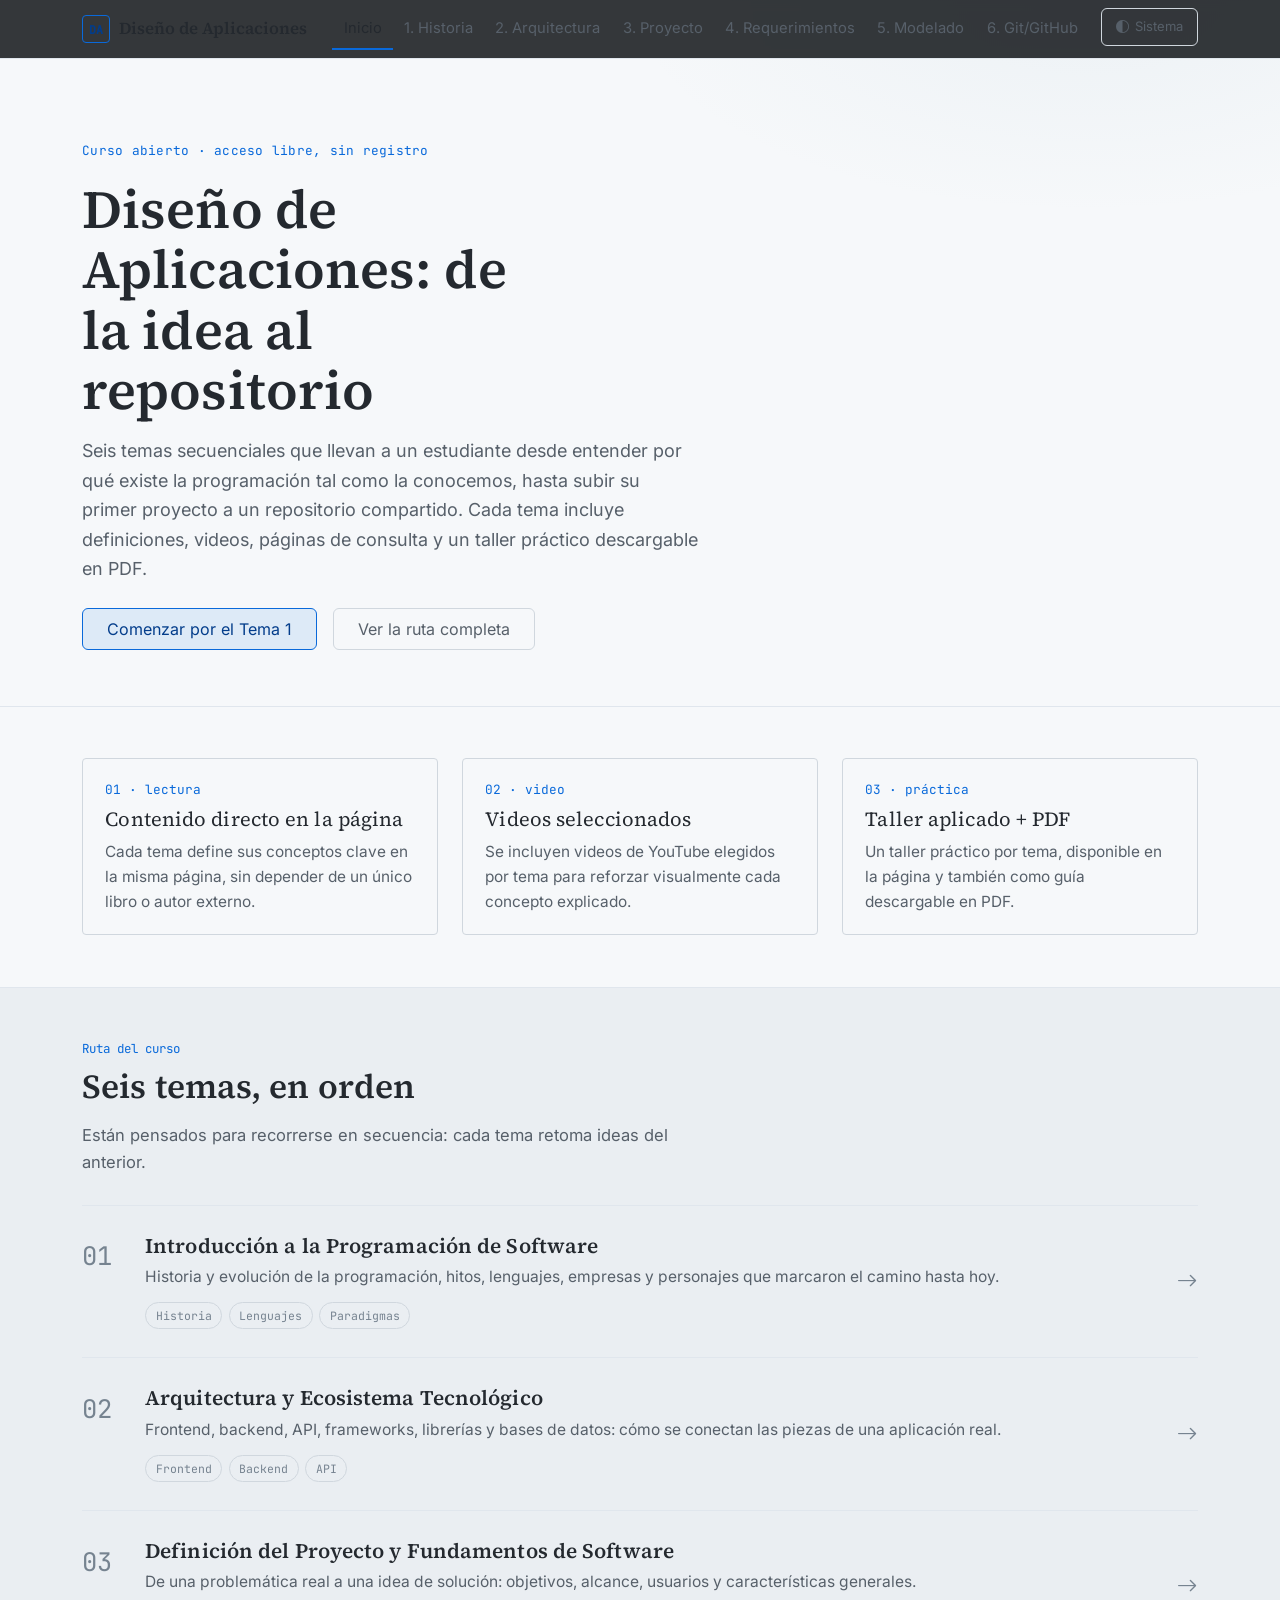
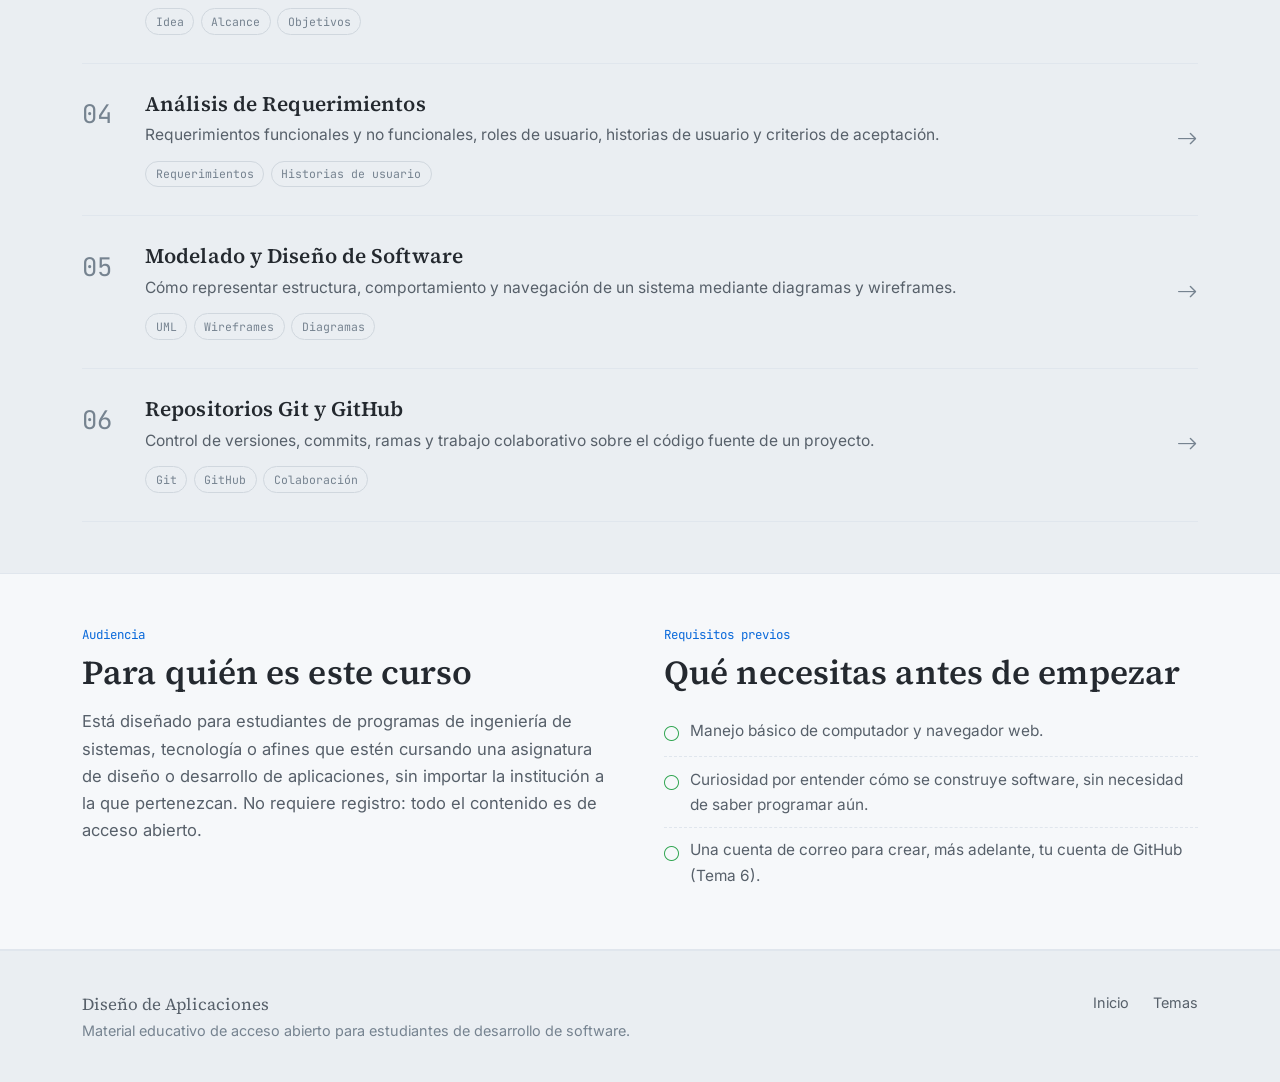
<file: index.html>
<!doctype html>
<html lang="es">
<head>
<meta charset="UTF-8">
<meta name="viewport" content="width=device-width, initial-scale=1">
<title>Diseño de Aplicaciones — Curso completo</title>
<meta name="description" content="Curso de Diseño de Aplicaciones: de la historia de la programación al control de versiones con Git y GitHub, con videos, definiciones, recursos y talleres prácticos.">
<link rel="stylesheet" href="assets/css/bootstrap.min.css">
<link rel="stylesheet" href="assets/icons/bootstrap-icons.min.css">
<link rel="stylesheet" href="assets/fonts/fonts.css">
<link rel="stylesheet" href="assets/css/style.css">
</head>
<body>

<!-- ============ NAVBAR ============ -->
<nav class="navbar navbar-expand-lg navbar-course fixed-top">
  <div class="container">
    <a class="navbar-brand" href="index.html">
      <span class="brand-mark">DA</span>
      Diseño de Aplicaciones
    </a>
    <button class="navbar-toggler" type="button" data-bs-toggle="collapse" data-bs-target="#nav">
      <span class="navbar-toggler-icon"></span>
    </button>
    <div class="collapse navbar-collapse" id="nav">
      <ul class="navbar-nav ms-auto">
        <li class="nav-item"><a class="nav-link" href="index.html">Inicio</a></li>
        <li class="nav-item"><a class="nav-link" href="tema-1.html">1. Historia</a></li>
        <li class="nav-item"><a class="nav-link" href="tema-2.html">2. Arquitectura</a></li>
        <li class="nav-item"><a class="nav-link" href="tema-3.html">3. Proyecto</a></li>
        <li class="nav-item"><a class="nav-link" href="tema-4.html">4. Requerimientos</a></li>
        <li class="nav-item"><a class="nav-link" href="tema-5.html">5. Modelado</a></li>
        <li class="nav-item"><a class="nav-link" href="tema-6.html">6. Git/GitHub</a></li>
        <li class="nav-item">
          <button id="theme-toggle-btn" class="btn btn-outline-soft" onclick="toggleTheme()" style="margin-left: 12px; padding: 8px 14px; font-size: 13px; gap: 6px; display: flex; align-items: center;">
            <i class="bi bi-sun"></i> Claro
          </button>
        </li>
      </ul>
    </div>
  </div>
</nav>

<!-- ============ HERO ============ -->
<header class="home-hero" style="padding-top:8.5rem; padding-bottom:3.5rem;">
  <div class="container">
    <span class="eyebrow-mono">Curso abierto · acceso libre, sin registro</span>
    <h1 class="mt-3">Diseño de Aplicaciones: de la idea al repositorio</h1>
    <p class="hero-desc mt-3">
      Seis temas secuenciales que llevan a un estudiante desde entender por qué existe la
      programación tal como la conocemos, hasta subir su primer proyecto a un repositorio
      compartido. Cada tema incluye definiciones, videos, páginas de consulta y un taller
      práctico descargable en PDF.
    </p>
    <div class="d-flex gap-3 mt-4 flex-wrap">
      <a href="tema-1.html" class="btn btn-accent px-4 py-2">Comenzar por el Tema 1</a>
      <a href="#ruta" class="btn btn-outline-soft px-4 py-2">Ver la ruta completa</a>
    </div>
  </div>
</header>

<!-- ============ CÓMO USAR EL SITIO ============ -->
<section class="section">
  <div class="container">
    <div class="row g-4">
      <div class="col-md-4">
        <div class="def-card">
          <span class="def-term">01 · lectura</span>
          <h3 class="h5">Contenido directo en la página</h3>
          <p>Cada tema define sus conceptos clave en la misma página, sin depender de un único libro o autor externo.</p>
        </div>
      </div>
      <div class="col-md-4">
        <div class="def-card">
          <span class="def-term">02 · video</span>
          <h3 class="h5">Videos seleccionados</h3>
          <p>Se incluyen videos de YouTube elegidos por tema para reforzar visualmente cada concepto explicado.</p>
        </div>
      </div>
      <div class="col-md-4">
        <div class="def-card">
          <span class="def-term">03 · práctica</span>
          <h3 class="h5">Taller aplicado + PDF</h3>
          <p>Un taller práctico por tema, disponible en la página y también como guía descargable en PDF.</p>
        </div>
      </div>
    </div>
  </div>
</section>

<!-- ============ RUTA DEL CURSO ============ -->
<section class="section section-alt" id="ruta">
  <div class="container">
    <div class="section-head">
      <span class="section-kicker">Ruta del curso</span>
      <h2>Seis temas, en orden</h2>
      <p class="lead-muted" style="max-width:60ch;">Están pensados para recorrerse en secuencia: cada tema retoma ideas del anterior.</p>
    </div>

    <div class="route-list">
      <a href="tema-1.html" class="route-item">
        <span class="route-num">01</span>
        <div class="route-body">
          <h3>Introducción a la Programación de Software</h3>
          <p>Historia y evolución de la programación, hitos, lenguajes, empresas y personajes que marcaron el camino hasta hoy.</p>
          <div class="route-tags"><span>Historia</span><span>Lenguajes</span><span>Paradigmas</span></div>
        </div>
        <span class="route-arrow bi bi-arrow-right"></span>
      </a>

      <a href="tema-2.html" class="route-item">
        <span class="route-num">02</span>
        <div class="route-body">
          <h3>Arquitectura y Ecosistema Tecnológico</h3>
          <p>Frontend, backend, API, frameworks, librerías y bases de datos: cómo se conectan las piezas de una aplicación real.</p>
          <div class="route-tags"><span>Frontend</span><span>Backend</span><span>API</span></div>
        </div>
        <span class="route-arrow bi bi-arrow-right"></span>
      </a>

      <a href="tema-3.html" class="route-item">
        <span class="route-num">03</span>
        <div class="route-body">
          <h3>Definición del Proyecto y Fundamentos de Software</h3>
          <p>De una problemática real a una idea de solución: objetivos, alcance, usuarios y características generales.</p>
          <div class="route-tags"><span>Idea</span><span>Alcance</span><span>Objetivos</span></div>
        </div>
        <span class="route-arrow bi bi-arrow-right"></span>
      </a>

      <a href="tema-4.html" class="route-item">
        <span class="route-num">04</span>
        <div class="route-body">
          <h3>Análisis de Requerimientos</h3>
          <p>Requerimientos funcionales y no funcionales, roles de usuario, historias de usuario y criterios de aceptación.</p>
          <div class="route-tags"><span>Requerimientos</span><span>Historias de usuario</span></div>
        </div>
        <span class="route-arrow bi bi-arrow-right"></span>
      </a>

      <a href="tema-5.html" class="route-item">
        <span class="route-num">05</span>
        <div class="route-body">
          <h3>Modelado y Diseño de Software</h3>
          <p>Cómo representar estructura, comportamiento y navegación de un sistema mediante diagramas y wireframes.</p>
          <div class="route-tags"><span>UML</span><span>Wireframes</span><span>Diagramas</span></div>
        </div>
        <span class="route-arrow bi bi-arrow-right"></span>
      </a>

      <a href="tema-6.html" class="route-item">
        <span class="route-num">06</span>
        <div class="route-body">
          <h3>Repositorios Git y GitHub</h3>
          <p>Control de versiones, commits, ramas y trabajo colaborativo sobre el código fuente de un proyecto.</p>
          <div class="route-tags"><span>Git</span><span>GitHub</span><span>Colaboración</span></div>
        </div>
        <span class="route-arrow bi bi-arrow-right"></span>
      </a>
    </div>
  </div>
</section>

<!-- ============ A QUIÉN VA DIRIGIDO ============ -->
<section class="section">
  <div class="container">
    <div class="row g-5">
      <div class="col-lg-6">
        <span class="section-kicker">Audiencia</span>
        <h2>Para quién es este curso</h2>
        <p class="text-muted-soft">
          Está diseñado para estudiantes de programas de ingeniería de sistemas, tecnología
          o afines que estén cursando una asignatura de diseño o desarrollo de aplicaciones,
          sin importar la institución a la que pertenezcan. No requiere registro: todo el
          contenido es de acceso abierto.
        </p>
      </div>
      <div class="col-lg-6">
        <span class="section-kicker">Requisitos previos</span>
        <h2>Qué necesitas antes de empezar</h2>
        <ul class="check-list">
          <li><i class="bi bi-circle"></i> Manejo básico de computador y navegador web.</li>
          <li><i class="bi bi-circle"></i> Curiosidad por entender cómo se construye software, sin necesidad de saber programar aún.</li>
          <li><i class="bi bi-circle"></i> Una cuenta de correo para crear, más adelante, tu cuenta de GitHub (Tema 6).</li>
        </ul>
      </div>
    </div>
  </div>
</section>

<!-- ============ FOOTER ============ -->
<footer class="site-footer">
  <div class="container d-flex flex-wrap justify-content-between gap-3">
    <div>
      <div style="color:var(--text-muted); font-family: var(--font-head); font-size:1.05rem;">Diseño de Aplicaciones</div>
      <div>Material educativo de acceso abierto para estudiantes de desarrollo de software.</div>
    </div>
    <div class="d-flex gap-4">
      <a href="index.html">Inicio</a>
      <a href="tema-1.html">Temas</a>
    </div>
  </div>
</footer>

<script src="assets/js/bootstrap.bundle.min.js"></script>
<script src="assets/js/main.js"></script>
<script src="assets/js/theme-toggle.js"></script>
</body>
</html>
</file>
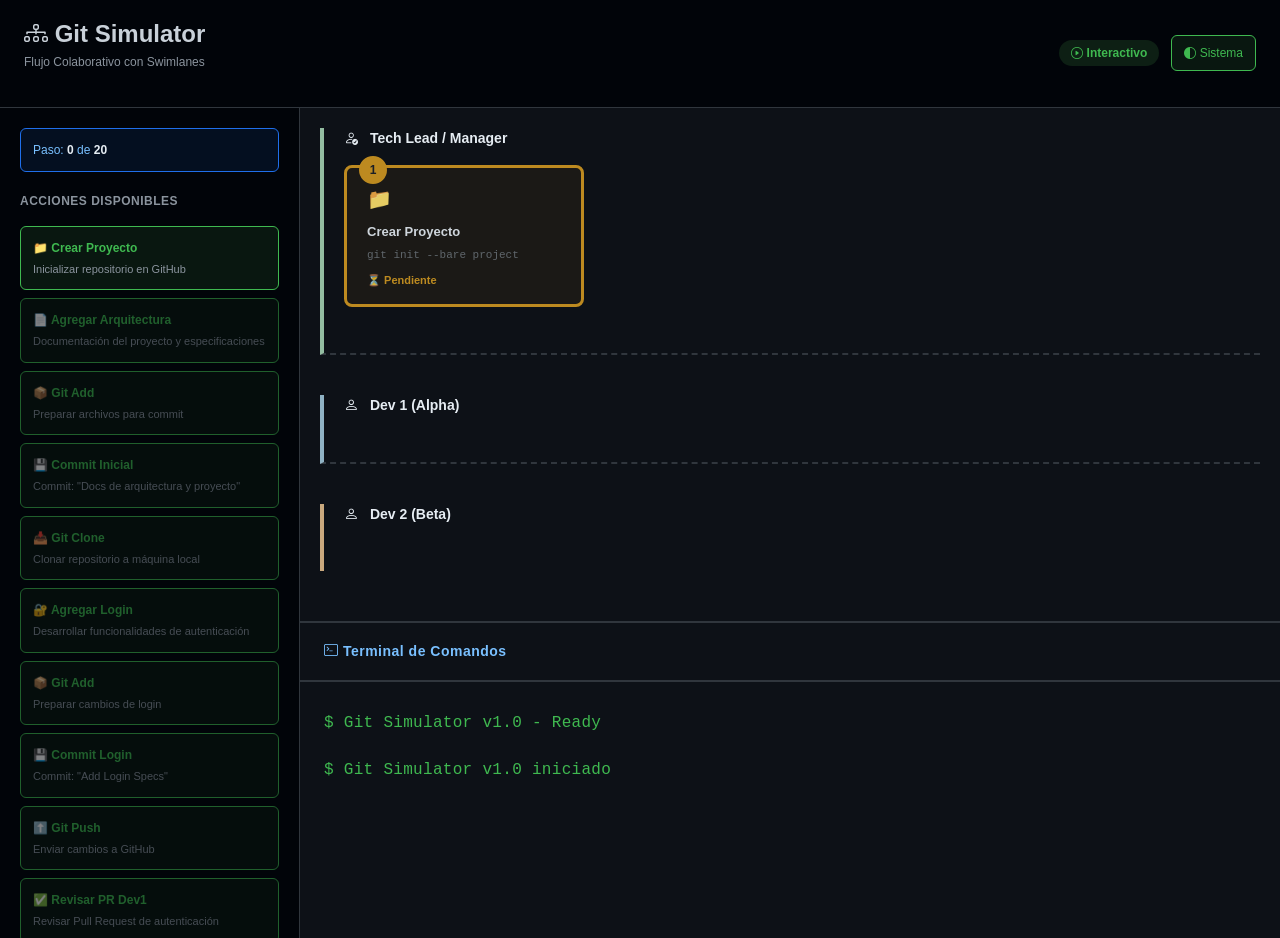
<file: git-simulator.html>
<!DOCTYPE html>
<html lang="es">
<head>
    <meta charset="UTF-8">
    <meta name="viewport" content="width=device-width, initial-scale=1.0">
    <title>Git Simulator - Flujo Colaborativo</title>
    <link rel="stylesheet" href="https://cdn.jsdelivr.net/npm/bootstrap@5.3.0/dist/css/bootstrap.min.css">
    <link rel="stylesheet" href="https://cdn.jsdelivr.net/npm/bootstrap-icons@1.11.0/font/bootstrap-icons.css">
    <style>
        * { margin: 0; padding: 0; box-sizing: border-box; }
        body {
            background: #0d1117;
            color: #c9d1d9;
            font-family: -apple-system, BlinkMacSystemFont, 'Segoe UI', Helvetica, Arial;
            overflow: hidden;
        }
        .header {
            background: #010409;
            border-bottom: 1px solid #30363d;
            padding: 20px 24px;
            display: flex;
            justify-content: space-between;
            align-items: center;
        }
        .header h1 { font-size: 24px; font-weight: 600; margin: 0; }
        .header-badge {
            display: inline-block;
            padding: 4px 12px;
            background: rgba(79, 185, 80, 0.15);
            color: #3fb950;
            border-radius: 24px;
            font-size: 12px;
            font-weight: 600;
        }
        .main-wrapper {
            display: flex;
            height: calc(100vh - 70px);
            gap: 0;
        }
        .sidebar {
            width: 300px;
            background: #010409;
            border-right: 1px solid #30363d;
            overflow-y: auto;
            padding: 20px;
        }
        .sidebar-title {
            font-size: 12px;
            font-weight: 700;
            text-transform: uppercase;
            color: #8b949e;
            margin-bottom: 16px;
            letter-spacing: 0.5px;
        }
        .btn-action {
            display: block;
            width: 100%;
            padding: 12px;
            margin-bottom: 8px;
            background: rgba(79, 185, 80, 0.1);
            border: 1px solid #3fb950;
            color: #3fb950;
            border-radius: 6px;
            cursor: pointer;
            font-size: 12px;
            font-weight: 500;
            transition: all 0.2s;
            text-align: left;
        }
        .btn-action:hover {
            background: rgba(79, 185, 80, 0.2);
        }
        .btn-action:disabled {
            opacity: 0.5;
            cursor: not-allowed;
        }
        .btn-action.danger {
            background: rgba(248, 81, 73, 0.1);
            border-color: #f85149;
            color: #f85149;
        }
        .btn-action.danger:hover {
            background: rgba(248, 81, 73, 0.2);
        }
        .step-display {
            background: rgba(31, 111, 235, 0.1);
            border: 1px solid #1f6feb;
            border-radius: 6px;
            padding: 12px;
            font-size: 12px;
            color: #79c0ff;
            margin-bottom: 20px;
        }
        .step-display strong {
            color: #e6edf3;
        }
        .canvas-wrapper {
            flex: 1;
            display: flex;
            flex-direction: column;
            overflow: hidden;
        }
        .swimlanes-container {
            flex: 0.6;
            overflow: auto;
            background: #0d1117;
            padding: 20px;
        }
        .swimlane {
            margin-bottom: 40px;
            border-left: 4px solid;
            padding-left: 20px;
            padding-bottom: 30px;
            border-bottom: 2px dashed #30363d;
            position: relative;
        }
        .swimlane:last-child {
            border-bottom: none;
        }
        .swimlane.manager {
            border-left-color: #93bda1;
        }
        .swimlane.dev1 {
            border-left-color: #8fb2c4;
        }
        .swimlane.dev2 {
            border-left-color: #c9a97e;
        }
        .swimlane-title {
            font-size: 14px;
            font-weight: 600;
            margin-bottom: 16px;
            color: #e6edf3;
        }
        .swimlane-title i {
            margin-right: 8px;
        }
        .action-box {
            display: inline-block;
            background: #1c2128;
            border: 3px solid;
            border-radius: 8px;
            padding: 16px 20px;
            margin-right: 16px;
            margin-bottom: 16px;
            min-width: 240px;
            animation: slideIn 0.4s ease-out;
            position: relative;
            transition: all 0.3s ease;
        }
        .action-box .step-number {
            position: absolute;
            top: -12px;
            left: 12px;
            background: #d29922;
            color: #1c2128;
            width: 28px;
            height: 28px;
            border-radius: 50%;
            display: flex;
            align-items: center;
            justify-content: center;
            font-weight: 700;
            font-size: 12px;
            border: 2px solid #1c2128;
        }
        .action-box.completed .step-number {
            background: #3fb950;
            color: white;
        }
        .action-box.manager {
            border-color: #d29922;
            background: rgba(210, 153, 34, 0.08);
        }
        .action-box.manager.completed {
            border-color: #3fb950;
            background: rgba(79, 185, 80, 0.08);
            box-shadow: 0 0 12px rgba(79, 185, 80, 0.2);
        }
        .action-box.dev1 {
            border-color: #d29922;
            background: rgba(210, 153, 34, 0.08);
        }
        .action-box.dev1.completed {
            border-color: #3fb950;
            background: rgba(79, 185, 80, 0.08);
            box-shadow: 0 0 12px rgba(79, 185, 80, 0.2);
        }
        .action-box.dev2 {
            border-color: #d29922;
            background: rgba(210, 153, 34, 0.08);
        }
        .action-box.dev2.completed {
            border-color: #3fb950;
            background: rgba(79, 185, 80, 0.08);
            box-shadow: 0 0 12px rgba(79, 185, 80, 0.2);
        }

        .action-box.pending {
            opacity: 0.9;
            cursor: not-allowed;
        }
        .action-box.pending .step-number {
            background: #d29922;
            border-color: #d29922;
        }
        .action-title {
            font-size: 13px;
            font-weight: 600;
            margin-bottom: 6px;
            color: #e6edf3;
        }
        .action-desc {
            font-size: 11px;
            color: #8b949e;
            font-family: 'Courier New', monospace;
        }
        .action-icon {
            font-size: 20px;
            margin-bottom: 8px;
        }
        @keyframes slideIn {
            from {
                opacity: 0;
                transform: translateX(-20px);
            }
            to {
                opacity: 1;
                transform: translateX(0);
            }
        }
        .terminal-section {
            flex: 0.4;
            background: #010409;
            border-top: 2px solid #30363d;
            display: flex;
            flex-direction: column;
            min-height: 0;
        }
        .terminal-header {
            padding: 18px 24px;
            border-bottom: 2px solid #30363d;
            font-size: 14px;
            font-weight: 700;
            color: #79c0ff;
            background: #0d1117;
            letter-spacing: 0.5px;
        }
        .terminal {
            flex: 1;
            overflow-y: auto;
            padding: 24px;
            font-family: 'Courier New', monospace;
            font-size: 16px;
            line-height: 2.2;
            background: #0d1117;
            min-height: 0;
        }
        .terminal-line {
            margin-bottom: 12px;
            animation: slideIn 0.3s ease-out;
            letter-spacing: 0.3px;
        }
        .terminal-line.cmd {
            color: #79c0ff;
            font-weight: 600;
            background: rgba(121, 192, 255, 0.05);
            padding: 8px 12px;
            border-radius: 4px;
            border-left: 3px solid #79c0ff;
            padding-left: 16px;
        }
        .terminal-line.ok {
            color: #3fb950;
            font-weight: 500;
        }
        .terminal-line.err {
            color: #f85149;
            font-weight: 500;
        }
        ::-webkit-scrollbar {
            width: 8px;
            height: 8px;
        }
        ::-webkit-scrollbar-track {
            background: transparent;
        }
        ::-webkit-scrollbar-thumb {
            background: #30363d;
            border-radius: 4px;
        }
        ::-webkit-scrollbar-thumb:hover {
            background: #3d444d;
        }
    </style>
</head>
<body>

<div class="header">
    <div>
        <h1><i class="bi bi-diagram-3"></i> Git Simulator</h1>
        <p style="font-size: 12px; color: #8b949e; margin-top: 4px;">Flujo Colaborativo con Swimlanes</p>
    </div>
    <div style="display: flex; gap: 12px; align-items: center;">
        <span class="header-badge"><i class="bi bi-play-circle"></i> Interactivo</span>
        <button id="theme-toggle-btn" onclick="toggleTheme()" style="background: rgba(79, 185, 80, 0.1); border: 1px solid #3fb950; color: #3fb950; padding: 8px 12px; border-radius: 6px; cursor: pointer; font-size: 12px; font-weight: 500;">
            <i class="bi bi-sun"></i> Claro
        </button>
    </div>
</div>

<div class="main-wrapper">
    <!-- SIDEBAR -->
    <div class="sidebar">
        <div class="step-display">
            Paso: <strong id="step-num">0</strong> de <strong id="step-total">12</strong>
        </div>

        <div class="sidebar-title">Acciones Disponibles</div>
        <div id="actions-list"></div>

        <div style="margin-top: 20px;">
            <button class="btn-action danger" onclick="resetAll()">
                <i class="bi bi-arrow-counterclockwise"></i> Reiniciar
            </button>
        </div>
    </div>

    <!-- CANVAS -->
    <div class="canvas-wrapper">
        <div class="swimlanes-container" id="swimlanes">
            <div class="swimlane manager">
                <div class="swimlane-title">
                    <i class="bi bi-person-check"></i> Tech Lead / Manager
                </div>
                <div id="manager-lane"></div>
            </div>

            <div class="swimlane dev1">
                <div class="swimlane-title">
                    <i class="bi bi-person"></i> Dev 1 (Alpha)
                </div>
                <div id="dev1-lane"></div>
            </div>

            <div class="swimlane dev2">
                <div class="swimlane-title">
                    <i class="bi bi-person"></i> Dev 2 (Beta)
                </div>
                <div id="dev2-lane"></div>
            </div>
        </div>

        <!-- TERMINAL -->
        <div class="terminal-section">
            <div class="terminal-header">
                <i class="bi bi-terminal"></i> Terminal de Comandos
            </div>
            <div class="terminal" id="terminal">
                <div class="terminal-line" style="color: #3fb950;">$ Git Simulator v1.0 - Ready</div>
            </div>
        </div>
    </div>
</div>

<script>
// ============================================
// ESTADO GLOBAL
// ============================================
const state = {
    currentStep: 0,
    completedSteps: [],
    lanes: {
        manager: [],
        dev1: [],
        dev2: []
    }
};

const workflow = [
    {
        role: 'manager',
        title: 'Crear Proyecto',
        desc: 'Inicializar repositorio en GitHub',
        cmd: 'git init --bare project',
        icon: '📁',
        lane: 'manager-lane'
    },
    {
        role: 'manager',
        title: 'Agregar Arquitectura',
        desc: 'Documentación del proyecto y especificaciones',
        cmd: 'echo "architecture.md" > docs/',
        icon: '📄',
        lane: 'manager-lane'
    },
    {
        role: 'manager',
        title: 'Git Add',
        desc: 'Preparar archivos para commit',
        cmd: 'git add --all',
        icon: '📦',
        lane: 'manager-lane'
    },
    {
        role: 'manager',
        title: 'Commit Inicial',
        desc: 'Commit: "Docs de arquitectura y proyecto"',
        cmd: 'git commit -m "Initial: Architecture docs"',
        icon: '💾',
        lane: 'manager-lane'
    },
    {
        role: 'dev1',
        title: 'Git Clone',
        desc: 'Clonar repositorio a máquina local',
        cmd: 'git clone origin project',
        icon: '📥',
        lane: 'dev1-lane'
    },
    {
        role: 'dev1',
        title: 'Agregar Login',
        desc: 'Desarrollar funcionalidades de autenticación',
        cmd: 'echo "login.js" > src/auth/',
        icon: '🔐',
        lane: 'dev1-lane'
    },
    {
        role: 'dev1',
        title: 'Git Add',
        desc: 'Preparar cambios de login',
        cmd: 'git add --all',
        icon: '📦',
        lane: 'dev1-lane'
    },
    {
        role: 'dev1',
        title: 'Commit Login',
        desc: 'Commit: "Add Login Specs"',
        cmd: 'git commit -m "Add Login Specs"',
        icon: '💾',
        lane: 'dev1-lane'
    },
    {
        role: 'dev1',
        title: 'Git Push',
        desc: 'Enviar cambios a GitHub',
        cmd: 'git push origin feature/login',
        icon: '⬆️',
        lane: 'dev1-lane'
    },
    {
        role: 'manager',
        title: 'Revisar PR Dev1',
        desc: 'Revisar Pull Request de autenticación',
        cmd: 'gh pr review --approve',
        icon: '✅',
        lane: 'manager-lane'
    },
    {
        role: 'manager',
        title: 'Merge Dev1',
        desc: 'Mergear cambios a main',
        cmd: 'git merge feature/login',
        icon: '🔗',
        lane: 'manager-lane'
    },
    {
        role: 'manager',
        title: 'Broadcast PR',
        desc: 'Notificar al equipo sobre cambios',
        cmd: 'gh pr create --title "Update main"',
        icon: '📢',
        lane: 'manager-lane'
    },
    {
        role: 'dev2',
        title: 'Git Clone/Pull',
        desc: 'Obtener cambios actualizados del servidor',
        cmd: 'git pull origin main',
        icon: '📥',
        lane: 'dev2-lane'
    },
    {
        role: 'dev2',
        title: 'Agregar Carrito',
        desc: 'Desarrollar funcionalidades de carrito de compras',
        cmd: 'echo "cart.js" > src/shop/',
        icon: '🛒',
        lane: 'dev2-lane'
    },
    {
        role: 'dev2',
        title: 'Git Add',
        desc: 'Preparar cambios del carrito',
        cmd: 'git add --all',
        icon: '📦',
        lane: 'dev2-lane'
    },
    {
        role: 'dev2',
        title: 'Commit Carrito',
        desc: 'Commit: "Add Shopping Cart Specs"',
        cmd: 'git commit -m "Add Shopping Cart Specs"',
        icon: '💾',
        lane: 'dev2-lane'
    },
    {
        role: 'dev2',
        title: 'Git Push',
        desc: 'Enviar cambios a GitHub',
        cmd: 'git push origin feature/cart',
        icon: '⬆️',
        lane: 'dev2-lane'
    },
    {
        role: 'manager',
        title: 'Revisar PR Dev2',
        desc: 'Revisar Pull Request del carrito',
        cmd: 'gh pr review --approve',
        icon: '✅',
        lane: 'manager-lane'
    },
    {
        role: 'manager',
        title: 'Merge Dev2',
        desc: 'Mergear cambios de carrito a main',
        cmd: 'git merge feature/cart',
        icon: '🔗',
        lane: 'manager-lane'
    },
    {
        role: 'manager',
        title: 'Broadcast Final',
        desc: 'Notificar cambios finales al equipo',
        cmd: 'gh pr create --title "Final Update"',
        icon: '📢',
        lane: 'manager-lane'
    }
];

// ============================================
// INICIALIZACIÓN
// ============================================
function init() {
    renderActionButtons();
    updateStepDisplay();
    addTerminal('$ Git Simulator v1.0 iniciado', 'ok');
}

// ============================================
// RENDERIZAR ACCIONES
// ============================================
function renderActionButtons() {
    const container = document.getElementById('actions-list');
    container.innerHTML = '';

    workflow.forEach((step, idx) => {
        const btn = document.createElement('button');
        btn.className = 'btn-action';
        btn.innerHTML = `
            <div style="font-weight: 600;">${step.icon} ${step.title}</div>
            <div style="font-size: 11px; color: #8b949e; margin-top: 4px;">${step.desc}</div>
        `;
        btn.onclick = () => executeStep(idx);
        btn.disabled = idx > state.currentStep;
        container.appendChild(btn);
    });

    renderPreviewSteps();
}

function renderPreviewSteps() {
    // Mostrar fichas preview de pasos disponibles (amarillo) y completados (verde)
    workflow.forEach((step, idx) => {
        const lane = document.getElementById(step.lane);
        const existingId = `preview-step-${idx}`;
        let previewBox = document.getElementById(existingId);

        // Si el paso está disponible (idx <= currentStep)
        if (idx <= state.currentStep) {
            // Si ya fue ejecutado, cambiar a verde
            if (state.completedSteps.includes(idx)) {
                if (previewBox) {
                    previewBox.classList.remove('pending');
                    previewBox.classList.add('completed');
                }
            }
            // Si está disponible pero no ejecutado, crear en amarillo
            else if (!previewBox) {
                const box = document.createElement('div');
                box.id = existingId;
                box.className = `action-box ${step.role} pending`;
                box.innerHTML = `
                    <div class="step-number">${idx + 1}</div>
                    <div class="action-icon">${step.icon}</div>
                    <div class="action-title">${step.title}</div>
                    <div class="action-desc" style="opacity: 0.7;">${step.cmd}</div>
                    <div style="font-size: 11px; color: #d29922; margin-top: 8px; font-weight: 600;">⏳ Pendiente</div>
                `;
                lane.appendChild(box);
            }
        }
    });
}

// ============================================
// EJECUTAR PASO
// ============================================
function executeStep(stepIndex) {
    const step = workflow[stepIndex];

    // Encontrar o crear la caja de acción
    const previewId = `preview-step-${stepIndex}`;
    let box = document.getElementById(previewId);

    if (box) {
        // Cambiar de pending (amarillo) a completed (verde)
        box.classList.remove('pending');
        box.classList.add('completed');
        // Actualizar contenido para que ya no diga "Pendiente"
        const descDiv = box.querySelector('.action-desc');
        if (descDiv.nextElementSibling) {
            box.removeChild(descDiv.nextElementSibling);
        }
    } else {
        // Si no existe preview, crear directamente como completado
        const lane = document.getElementById(step.lane);
        box = document.createElement('div');
        box.id = previewId;
        box.className = `action-box ${step.role} completed`;
        box.innerHTML = `
            <div class="step-number">${stepIndex + 1}</div>
            <div class="action-icon">${step.icon}</div>
            <div class="action-title">${step.title}</div>
            <div class="action-desc">${step.cmd}</div>
        `;
        lane.appendChild(box);
    }

    // Terminal
    addTerminal(`$ ${step.cmd}`, 'cmd');
    setTimeout(() => {
        addTerminal(`✓ ${step.title} completado`, 'ok');
    }, 300);

    // Actualizar estado
    state.currentStep = stepIndex + 1;
    state.completedSteps.push(stepIndex);

    // Scroll a lo último
    setTimeout(() => {
        document.getElementById('swimlanes').scrollLeft = document.getElementById('swimlanes').scrollWidth;
    }, 100);

    // Actualizar botones y preview
    renderActionButtons();
    updateStepDisplay();
}

// ============================================
// ACTUALIZAR DISPLAY
// ============================================
function updateStepDisplay() {
    document.getElementById('step-num').textContent = state.currentStep;
    document.getElementById('step-total').textContent = workflow.length;
}

// ============================================
// TERMINAL
// ============================================
function addTerminal(text, type = 'normal') {
    const terminal = document.getElementById('terminal');
    const line = document.createElement('div');
    line.className = `terminal-line ${type}`;

    if (type === 'cmd') {
        line.textContent = text;
    } else if (type === 'ok') {
        line.textContent = text;
    } else {
        line.textContent = text;
    }

    terminal.appendChild(line);
    terminal.scrollTop = terminal.scrollHeight;
}

// ============================================
// REINICIAR
// ============================================
function resetAll() {
    state.currentStep = 0;
    state.completedSteps = [];
    state.lanes = {
        manager: [],
        dev1: [],
        dev2: []
    };

    document.getElementById('manager-lane').innerHTML = '';
    document.getElementById('dev1-lane').innerHTML = '';
    document.getElementById('dev2-lane').innerHTML = '';

    document.getElementById('terminal').innerHTML = '<div class="terminal-line" style="color: #3fb950;">$ Git Simulator reiniciado</div>';

    renderActionButtons();
    updateStepDisplay();
}

// Iniciar
document.addEventListener('DOMContentLoaded', init);
</script>
<script src="assets/js/theme-toggle.js"></script>

</body>
</html>
</file>
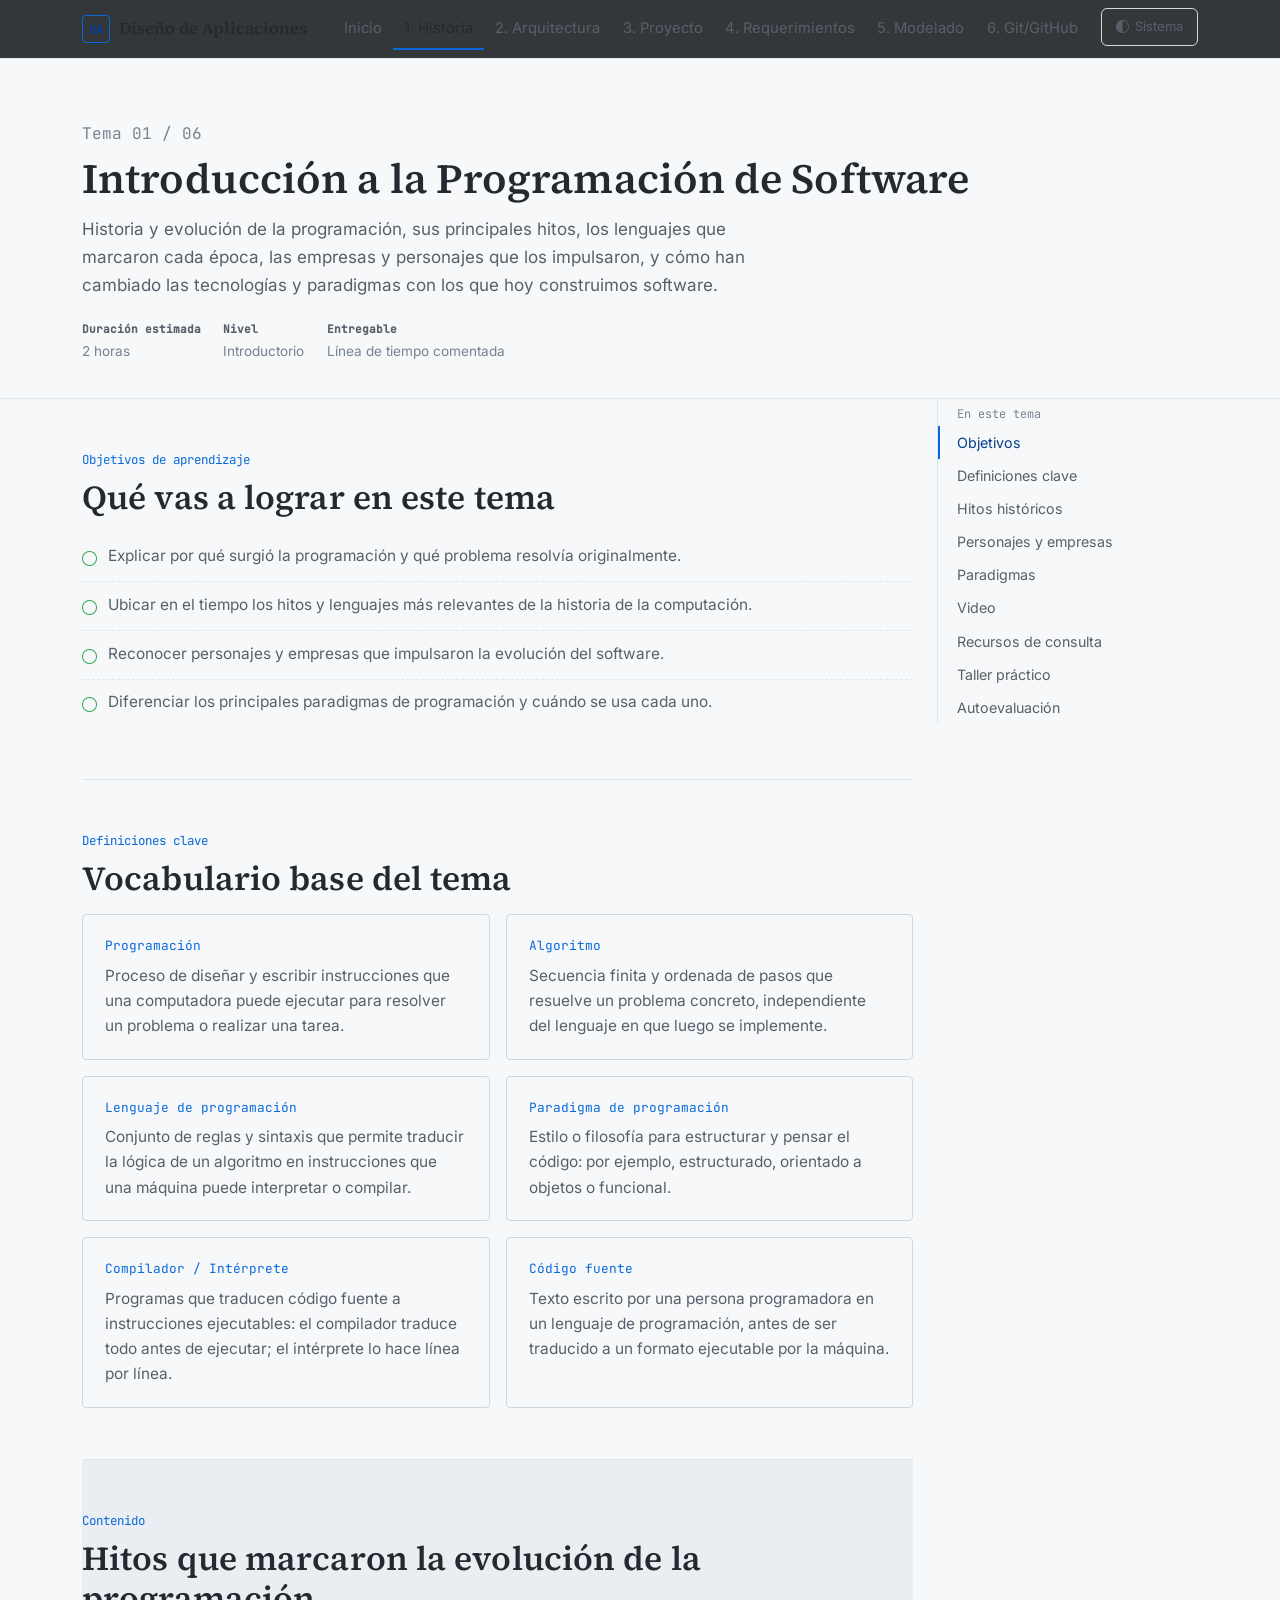
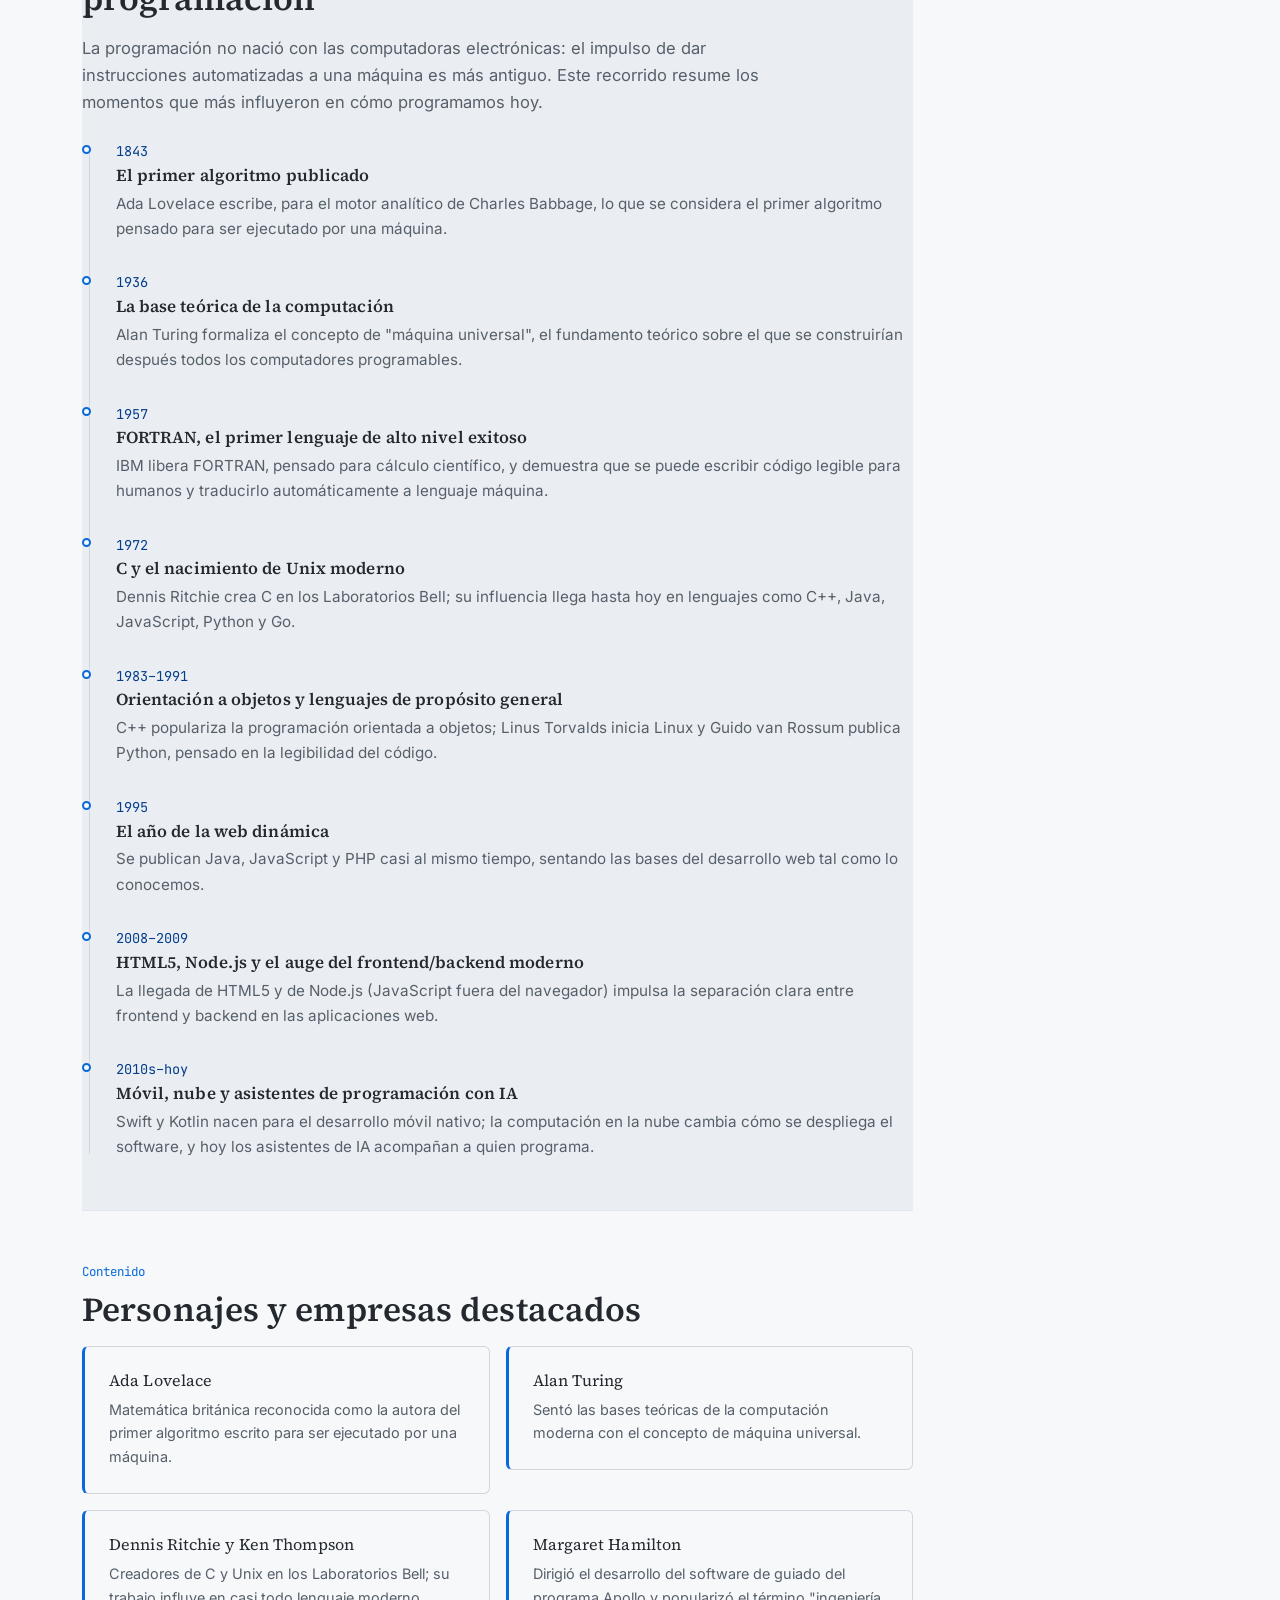
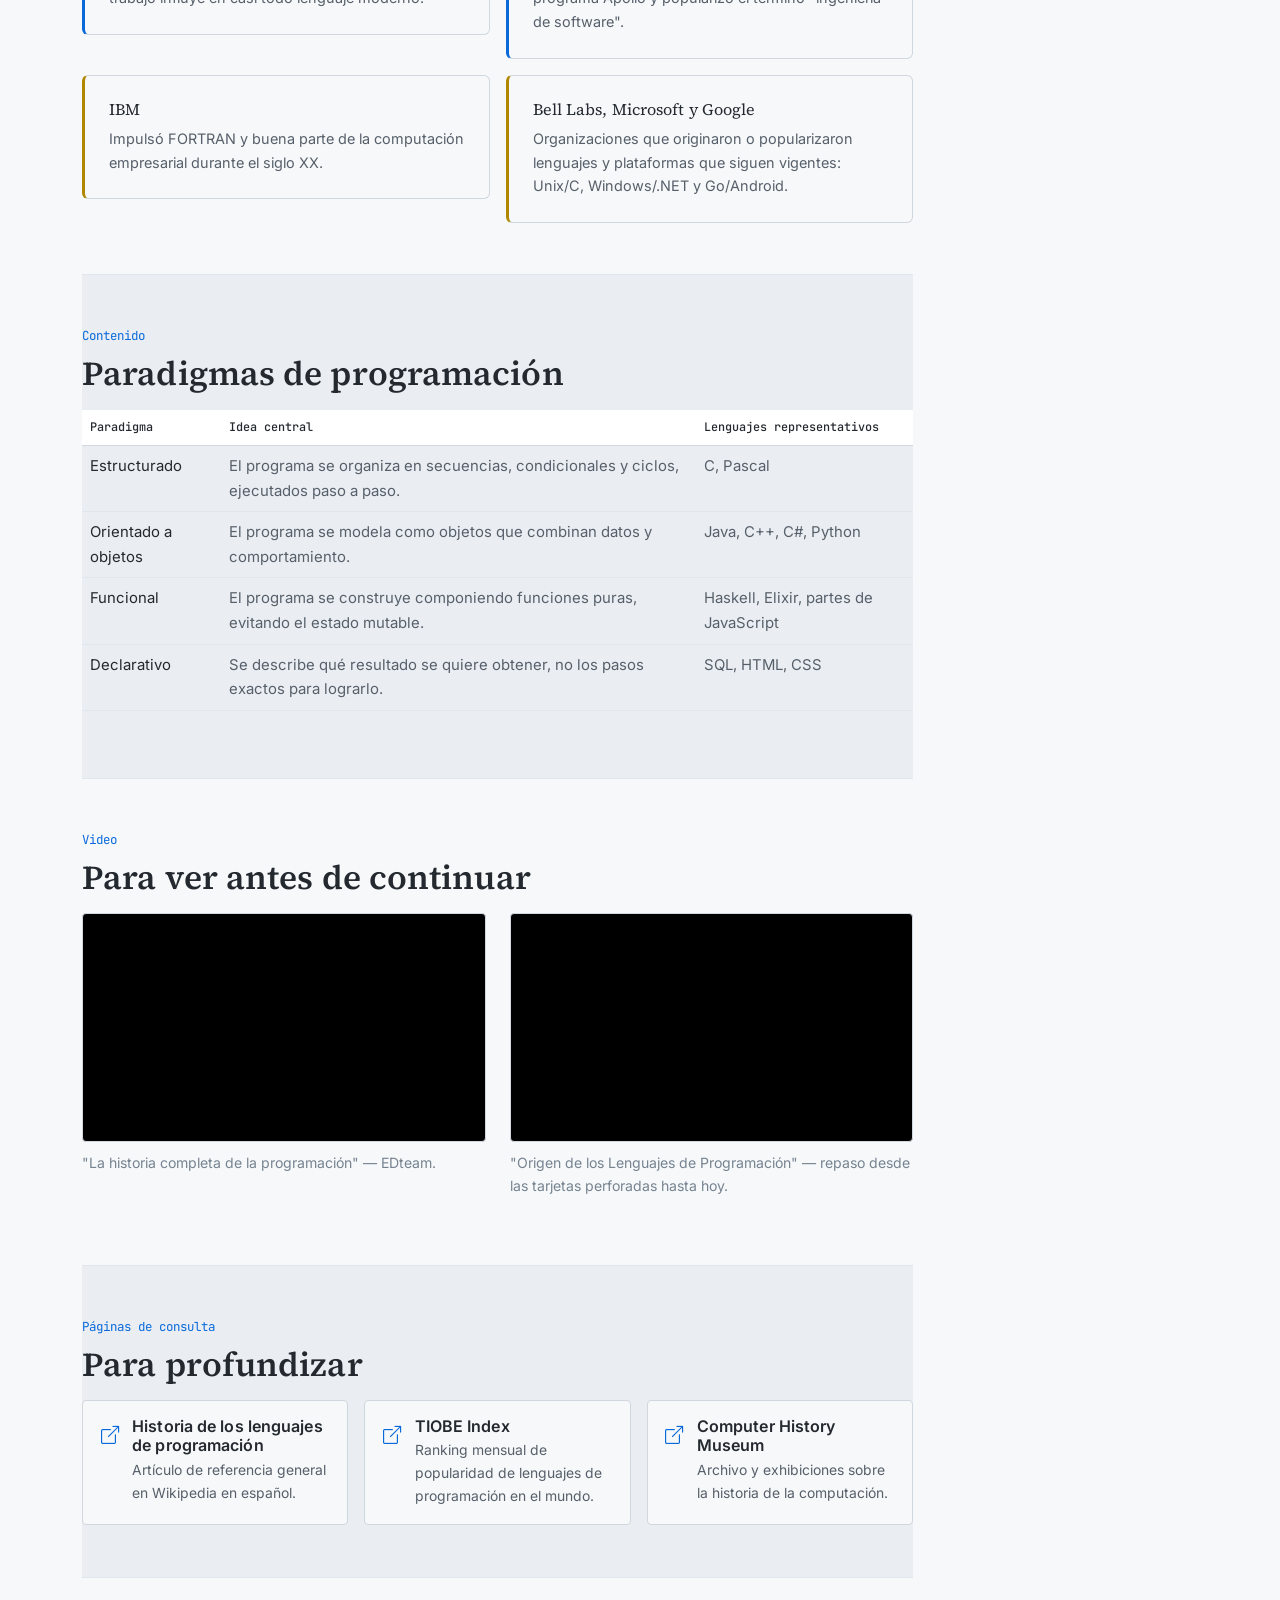
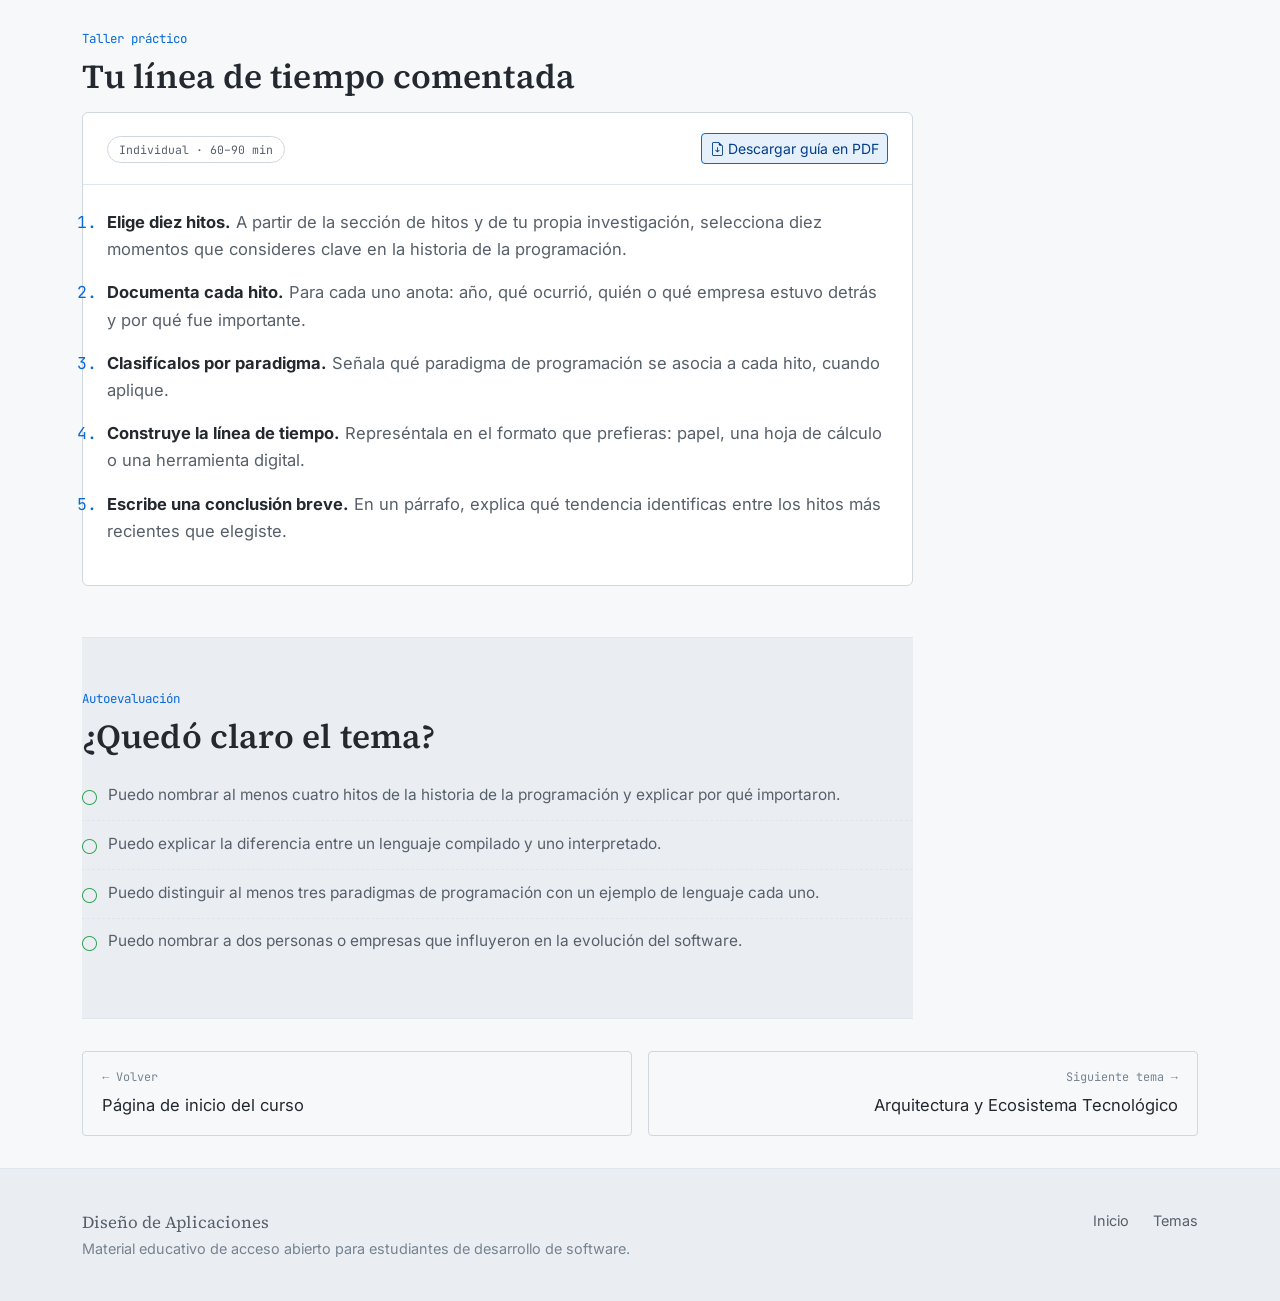
<file: tema-1.html>
<!doctype html>
<html lang="es">
<head>
<meta charset="UTF-8">
<meta name="viewport" content="width=device-width, initial-scale=1">
<title>Tema 1 · Introducción a la Programación de Software</title>
<meta name="description" content="Historia y evolución de la programación, hitos, lenguajes, empresas y personajes destacados, y evolución de paradigmas de programación.">
<link rel="stylesheet" href="assets/css/bootstrap.min.css">
<link rel="stylesheet" href="assets/icons/bootstrap-icons.min.css">
<link rel="stylesheet" href="assets/fonts/fonts.css">
<link rel="stylesheet" href="assets/css/style.css">
</head>
<body>

<nav class="navbar navbar-expand-lg navbar-course fixed-top">
  <div class="container">
    <a class="navbar-brand" href="index.html"><span class="brand-mark">DA</span>Diseño de Aplicaciones</a>
    <button class="navbar-toggler" type="button" data-bs-toggle="collapse" data-bs-target="#nav">
      <span class="navbar-toggler-icon"></span>
    </button>
    <div class="collapse navbar-collapse" id="nav">
      <ul class="navbar-nav ms-auto">
        <li class="nav-item"><a class="nav-link" href="index.html">Inicio</a></li>
        <li class="nav-item"><a class="nav-link" href="tema-1.html">1. Historia</a></li>
        <li class="nav-item"><a class="nav-link" href="tema-2.html">2. Arquitectura</a></li>
        <li class="nav-item"><a class="nav-link" href="tema-3.html">3. Proyecto</a></li>
        <li class="nav-item"><a class="nav-link" href="tema-4.html">4. Requerimientos</a></li>
        <li class="nav-item"><a class="nav-link" href="tema-5.html">5. Modelado</a></li>
        <li class="nav-item"><a class="nav-link" href="tema-6.html">6. Git/GitHub</a></li>
        <li class="nav-item">
          <button id="theme-toggle-btn" class="btn btn-outline-soft" onclick="toggleTheme()" style="margin-left: 12px; padding: 8px 14px; font-size: 13px; gap: 6px; display: flex; align-items: center;">
            <i class="bi bi-sun"></i> Claro
          </button>
        </li>
      </ul>
    </div>
  </div>
</nav>

<header class="topic-hero" style="padding-top:7.5rem;">
  <div class="container">
    <span class="topic-num">Tema 01 / 06</span>
    <h1>Introducción a la Programación de Software</h1>
    <p class="hero-desc">
      Historia y evolución de la programación, sus principales hitos, los lenguajes que
      marcaron cada época, las empresas y personajes que los impulsaron, y cómo han
      cambiado las tecnologías y paradigmas con los que hoy construimos software.
    </p>
    <div class="topic-meta">
      <div class="meta-item"><strong>Duración estimada</strong>2 horas</div>
      <div class="meta-item"><strong>Nivel</strong>Introductorio</div>
      <div class="meta-item"><strong>Entregable</strong>Línea de tiempo comentada</div>
    </div>
  </div>
</header>

<div class="container">
  <div class="row">
    <div class="col-lg-9">

      <!-- OBJETIVOS -->
      <section class="section" id="objetivos">
        <span class="section-kicker">Objetivos de aprendizaje</span>
        <h2>Qué vas a lograr en este tema</h2>
        <ul class="check-list">
          <li data-toggle-check><i class="bi bi-circle"></i> Explicar por qué surgió la programación y qué problema resolvía originalmente.</li>
          <li data-toggle-check><i class="bi bi-circle"></i> Ubicar en el tiempo los hitos y lenguajes más relevantes de la historia de la computación.</li>
          <li data-toggle-check><i class="bi bi-circle"></i> Reconocer personajes y empresas que impulsaron la evolución del software.</li>
          <li data-toggle-check><i class="bi bi-circle"></i> Diferenciar los principales paradigmas de programación y cuándo se usa cada uno.</li>
        </ul>
      </section>

      <!-- DEFINICIONES -->
      <section class="section" id="definiciones">
        <span class="section-kicker">Definiciones clave</span>
        <h2>Vocabulario base del tema</h2>
        <div class="row g-3">
          <div class="col-md-6">
            <div class="def-card">
              <span class="def-term">Programación</span>
              <p>Proceso de diseñar y escribir instrucciones que una computadora puede ejecutar para resolver un problema o realizar una tarea.</p>
            </div>
          </div>
          <div class="col-md-6">
            <div class="def-card">
              <span class="def-term">Algoritmo</span>
              <p>Secuencia finita y ordenada de pasos que resuelve un problema concreto, independiente del lenguaje en que luego se implemente.</p>
            </div>
          </div>
          <div class="col-md-6">
            <div class="def-card">
              <span class="def-term">Lenguaje de programación</span>
              <p>Conjunto de reglas y sintaxis que permite traducir la lógica de un algoritmo en instrucciones que una máquina puede interpretar o compilar.</p>
            </div>
          </div>
          <div class="col-md-6">
            <div class="def-card">
              <span class="def-term">Paradigma de programación</span>
              <p>Estilo o filosofía para estructurar y pensar el código: por ejemplo, estructurado, orientado a objetos o funcional.</p>
            </div>
          </div>
          <div class="col-md-6">
            <div class="def-card">
              <span class="def-term">Compilador / Intérprete</span>
              <p>Programas que traducen código fuente a instrucciones ejecutables: el compilador traduce todo antes de ejecutar; el intérprete lo hace línea por línea.</p>
            </div>
          </div>
          <div class="col-md-6">
            <div class="def-card">
              <span class="def-term">Código fuente</span>
              <p>Texto escrito por una persona programadora en un lenguaje de programación, antes de ser traducido a un formato ejecutable por la máquina.</p>
            </div>
          </div>
        </div>
      </section>

      <!-- LINEA DE TIEMPO -->
      <section class="section section-alt" id="hitos">
        <span class="section-kicker">Contenido</span>
        <h2>Hitos que marcaron la evolución de la programación</h2>
        <p class="text-muted-soft container-text">
          La programación no nació con las computadoras electrónicas: el impulso de dar
          instrucciones automatizadas a una máquina es más antiguo. Este recorrido resume
          los momentos que más influyeron en cómo programamos hoy.
        </p>

        <div class="timeline mt-4">
          <div class="timeline-item">
            <span class="timeline-year">1843</span>
            <h4>El primer algoritmo publicado</h4>
            <p>Ada Lovelace escribe, para el motor analítico de Charles Babbage, lo que se considera el primer algoritmo pensado para ser ejecutado por una máquina.</p>
          </div>
          <div class="timeline-item">
            <span class="timeline-year">1936</span>
            <h4>La base teórica de la computación</h4>
            <p>Alan Turing formaliza el concepto de "máquina universal", el fundamento teórico sobre el que se construirían después todos los computadores programables.</p>
          </div>
          <div class="timeline-item">
            <span class="timeline-year">1957</span>
            <h4>FORTRAN, el primer lenguaje de alto nivel exitoso</h4>
            <p>IBM libera FORTRAN, pensado para cálculo científico, y demuestra que se puede escribir código legible para humanos y traducirlo automáticamente a lenguaje máquina.</p>
          </div>
          <div class="timeline-item">
            <span class="timeline-year">1972</span>
            <h4>C y el nacimiento de Unix moderno</h4>
            <p>Dennis Ritchie crea C en los Laboratorios Bell; su influencia llega hasta hoy en lenguajes como C++, Java, JavaScript, Python y Go.</p>
          </div>
          <div class="timeline-item">
            <span class="timeline-year">1983&ndash;1991</span>
            <h4>Orientación a objetos y lenguajes de propósito general</h4>
            <p>C++ populariza la programación orientada a objetos; Linus Torvalds inicia Linux y Guido van Rossum publica Python, pensado en la legibilidad del código.</p>
          </div>
          <div class="timeline-item">
            <span class="timeline-year">1995</span>
            <h4>El año de la web dinámica</h4>
            <p>Se publican Java, JavaScript y PHP casi al mismo tiempo, sentando las bases del desarrollo web tal como lo conocemos.</p>
          </div>
          <div class="timeline-item">
            <span class="timeline-year">2008&ndash;2009</span>
            <h4>HTML5, Node.js y el auge del frontend/backend moderno</h4>
            <p>La llegada de HTML5 y de Node.js (JavaScript fuera del navegador) impulsa la separación clara entre frontend y backend en las aplicaciones web.</p>
          </div>
          <div class="timeline-item">
            <span class="timeline-year">2010s&ndash;hoy</span>
            <h4>Móvil, nube y asistentes de programación con IA</h4>
            <p>Swift y Kotlin nacen para el desarrollo móvil nativo; la computación en la nube cambia cómo se despliega el software, y hoy los asistentes de IA acompañan a quien programa.</p>
          </div>
        </div>
      </section>

      <!-- PERSONAJES Y EMPRESAS -->
      <section class="section" id="personajes">
        <span class="section-kicker">Contenido</span>
        <h2>Personajes y empresas destacados</h2>
        <div class="row g-3">
          <div class="col-md-6">
            <div class="panel panel-accent">
              <h3 class="h6">Ada Lovelace</h3>
              <p class="text-muted-soft small mb-0">Matemática británica reconocida como la autora del primer algoritmo escrito para ser ejecutado por una máquina.</p>
            </div>
          </div>
          <div class="col-md-6">
            <div class="panel panel-accent">
              <h3 class="h6">Alan Turing</h3>
              <p class="text-muted-soft small mb-0">Sentó las bases teóricas de la computación moderna con el concepto de máquina universal.</p>
            </div>
          </div>
          <div class="col-md-6">
            <div class="panel panel-accent">
              <h3 class="h6">Dennis Ritchie y Ken Thompson</h3>
              <p class="text-muted-soft small mb-0">Creadores de C y Unix en los Laboratorios Bell; su trabajo influye en casi todo lenguaje moderno.</p>
            </div>
          </div>
          <div class="col-md-6">
            <div class="panel panel-accent">
              <h3 class="h6">Margaret Hamilton</h3>
              <p class="text-muted-soft small mb-0">Dirigió el desarrollo del software de guiado del programa Apollo y popularizó el término "ingeniería de software".</p>
            </div>
          </div>
          <div class="col-md-6">
            <div class="panel panel-warm">
              <h3 class="h6">IBM</h3>
              <p class="text-muted-soft small mb-0">Impulsó FORTRAN y buena parte de la computación empresarial durante el siglo XX.</p>
            </div>
          </div>
          <div class="col-md-6">
            <div class="panel panel-warm">
              <h3 class="h6">Bell Labs, Microsoft y Google</h3>
              <p class="text-muted-soft small mb-0">Organizaciones que originaron o popularizaron lenguajes y plataformas que siguen vigentes: Unix/C, Windows/.NET y Go/Android.</p>
            </div>
          </div>
        </div>
      </section>

      <!-- PARADIGMAS -->
      <section class="section section-alt" id="paradigmas">
        <span class="section-kicker">Contenido</span>
        <h2>Paradigmas de programación</h2>
        <div class="table-responsive">
          <table class="table table-req">
            <thead>
              <tr><th>Paradigma</th><th>Idea central</th><th>Lenguajes representativos</th></tr>
            </thead>
            <tbody>
              <tr>
                <td class="strong-cell">Estructurado</td>
                <td>El programa se organiza en secuencias, condicionales y ciclos, ejecutados paso a paso.</td>
                <td>C, Pascal</td>
              </tr>
              <tr>
                <td class="strong-cell">Orientado a objetos</td>
                <td>El programa se modela como objetos que combinan datos y comportamiento.</td>
                <td>Java, C++, C#, Python</td>
              </tr>
              <tr>
                <td class="strong-cell">Funcional</td>
                <td>El programa se construye componiendo funciones puras, evitando el estado mutable.</td>
                <td>Haskell, Elixir, partes de JavaScript</td>
              </tr>
              <tr>
                <td class="strong-cell">Declarativo</td>
                <td>Se describe qué resultado se quiere obtener, no los pasos exactos para lograrlo.</td>
                <td>SQL, HTML, CSS</td>
              </tr>
            </tbody>
          </table>
        </div>
      </section>

      <!-- VIDEOS -->
      <section class="section" id="videos">
        <span class="section-kicker">Video</span>
        <h2>Para ver antes de continuar</h2>
        <div class="row g-4">
          <div class="col-md-6">
            <div class="video-frame">
              <iframe src="https://www.youtube.com/embed/0yL_loiMbFI" title="La historia completa de la programación" allowfullscreen loading="lazy"></iframe>
            </div>
            <p class="video-caption">"La historia completa de la programación" — EDteam.</p>
          </div>
          <div class="col-md-6">
            <div class="video-frame">
              <iframe src="https://www.youtube.com/embed/iXTKDbvLn7s" title="Origen de los lenguajes de programación" allowfullscreen loading="lazy"></iframe>
            </div>
            <p class="video-caption">"Origen de los Lenguajes de Programación" — repaso desde las tarjetas perforadas hasta hoy.</p>
          </div>
        </div>
      </section>

      <!-- RECURSOS DE CONSULTA -->
      <section class="section section-alt" id="recursos">
        <span class="section-kicker">Páginas de consulta</span>
        <h2>Para profundizar</h2>
        <div class="row g-3">
          <div class="col-md-4">
            <a class="resource-link" href="https://es.wikipedia.org/wiki/Historia_de_los_lenguajes_de_programaci%C3%B3n" target="_blank" rel="noopener">
              <i class="bi bi-box-arrow-up-right"></i>
              <div><h4>Historia de los lenguajes de programación</h4><p>Artículo de referencia general en Wikipedia en español.</p></div>
            </a>
          </div>
          <div class="col-md-4">
            <a class="resource-link" href="https://www.tiobe.com/tiobe-index/" target="_blank" rel="noopener">
              <i class="bi bi-box-arrow-up-right"></i>
              <div><h4>TIOBE Index</h4><p>Ranking mensual de popularidad de lenguajes de programación en el mundo.</p></div>
            </a>
          </div>
          <div class="col-md-4">
            <a class="resource-link" href="https://www.computerhistory.org/" target="_blank" rel="noopener">
              <i class="bi bi-box-arrow-up-right"></i>
              <div><h4>Computer History Museum</h4><p>Archivo y exhibiciones sobre la historia de la computación.</p></div>
            </a>
          </div>
        </div>
      </section>

      <!-- TALLER PRÁCTICO -->
      <section class="section" id="taller">
        <span class="section-kicker">Taller práctico</span>
        <h2>Tu línea de tiempo comentada</h2>
        <div class="workshop-box">
          <div class="workshop-head">
            <div>
              <span class="badge-level">Individual · 60–90 min</span>
            </div>
            <a href="assets/pdf/taller-tema1.pdf" class="btn btn-accent btn-sm" download>
              <i class="bi bi-file-earmark-arrow-down"></i> Descargar guía en PDF
            </a>
          </div>
          <ol class="workshop-steps">
            <li><strong>Elige diez hitos.</strong> A partir de la sección de hitos y de tu propia investigación, selecciona diez momentos que consideres clave en la historia de la programación.</li>
            <li><strong>Documenta cada hito.</strong> Para cada uno anota: año, qué ocurrió, quién o qué empresa estuvo detrás y por qué fue importante.</li>
            <li><strong>Clasifícalos por paradigma.</strong> Señala qué paradigma de programación se asocia a cada hito, cuando aplique.</li>
            <li><strong>Construye la línea de tiempo.</strong> Represéntala en el formato que prefieras: papel, una hoja de cálculo o una herramienta digital.</li>
            <li><strong>Escribe una conclusión breve.</strong> En un párrafo, explica qué tendencia identificas entre los hitos más recientes que elegiste.</li>
          </ol>
        </div>
      </section>

      <!-- AUTOEVALUACIÓN -->
      <section class="section section-alt" id="autoevaluacion">
        <span class="section-kicker">Autoevaluación</span>
        <h2>¿Quedó claro el tema?</h2>
        <ul class="check-list">
          <li data-toggle-check><i class="bi bi-circle"></i> Puedo nombrar al menos cuatro hitos de la historia de la programación y explicar por qué importaron.</li>
          <li data-toggle-check><i class="bi bi-circle"></i> Puedo explicar la diferencia entre un lenguaje compilado y uno interpretado.</li>
          <li data-toggle-check><i class="bi bi-circle"></i> Puedo distinguir al menos tres paradigmas de programación con un ejemplo de lenguaje cada uno.</li>
          <li data-toggle-check><i class="bi bi-circle"></i> Puedo nombrar a dos personas o empresas que influyeron en la evolución del software.</li>
        </ul>
      </section>

    </div>

    <!-- TOC lateral -->
    <div class="col-lg-3 d-none d-lg-block">
      <nav class="toc">
        <span class="toc-title">En este tema</span>
        <a href="#objetivos">Objetivos</a>
        <a href="#definiciones">Definiciones clave</a>
        <a href="#hitos">Hitos históricos</a>
        <a href="#personajes">Personajes y empresas</a>
        <a href="#paradigmas">Paradigmas</a>
        <a href="#videos">Video</a>
        <a href="#recursos">Recursos de consulta</a>
        <a href="#taller">Taller práctico</a>
        <a href="#autoevaluacion">Autoevaluación</a>
      </nav>
    </div>
  </div>
</div>

<div class="container">
  <div class="topic-pager">
    <a href="index.html" class="pager-link">
      <span class="pager-label">← Volver</span>
      Página de inicio del curso
    </a>
    <a href="tema-2.html" class="pager-link text-end">
      <span class="pager-label">Siguiente tema →</span>
      Arquitectura y Ecosistema Tecnológico
    </a>
  </div>
</div>

<footer class="site-footer">
  <div class="container d-flex flex-wrap justify-content-between gap-3">
    <div>
      <div style="color:var(--text-muted); font-family: var(--font-head); font-size:1.05rem;">Diseño de Aplicaciones</div>
      <div>Material educativo de acceso abierto para estudiantes de desarrollo de software.</div>
    </div>
    <div class="d-flex gap-4">
      <a href="index.html">Inicio</a>
      <a href="tema-1.html">Temas</a>
    </div>
  </div>
</footer>

<script src="assets/js/bootstrap.bundle.min.js"></script>
<script src="assets/js/main.js"></script>
<script src="assets/js/theme-toggle.js"></script>
</body>
</html>
</file>
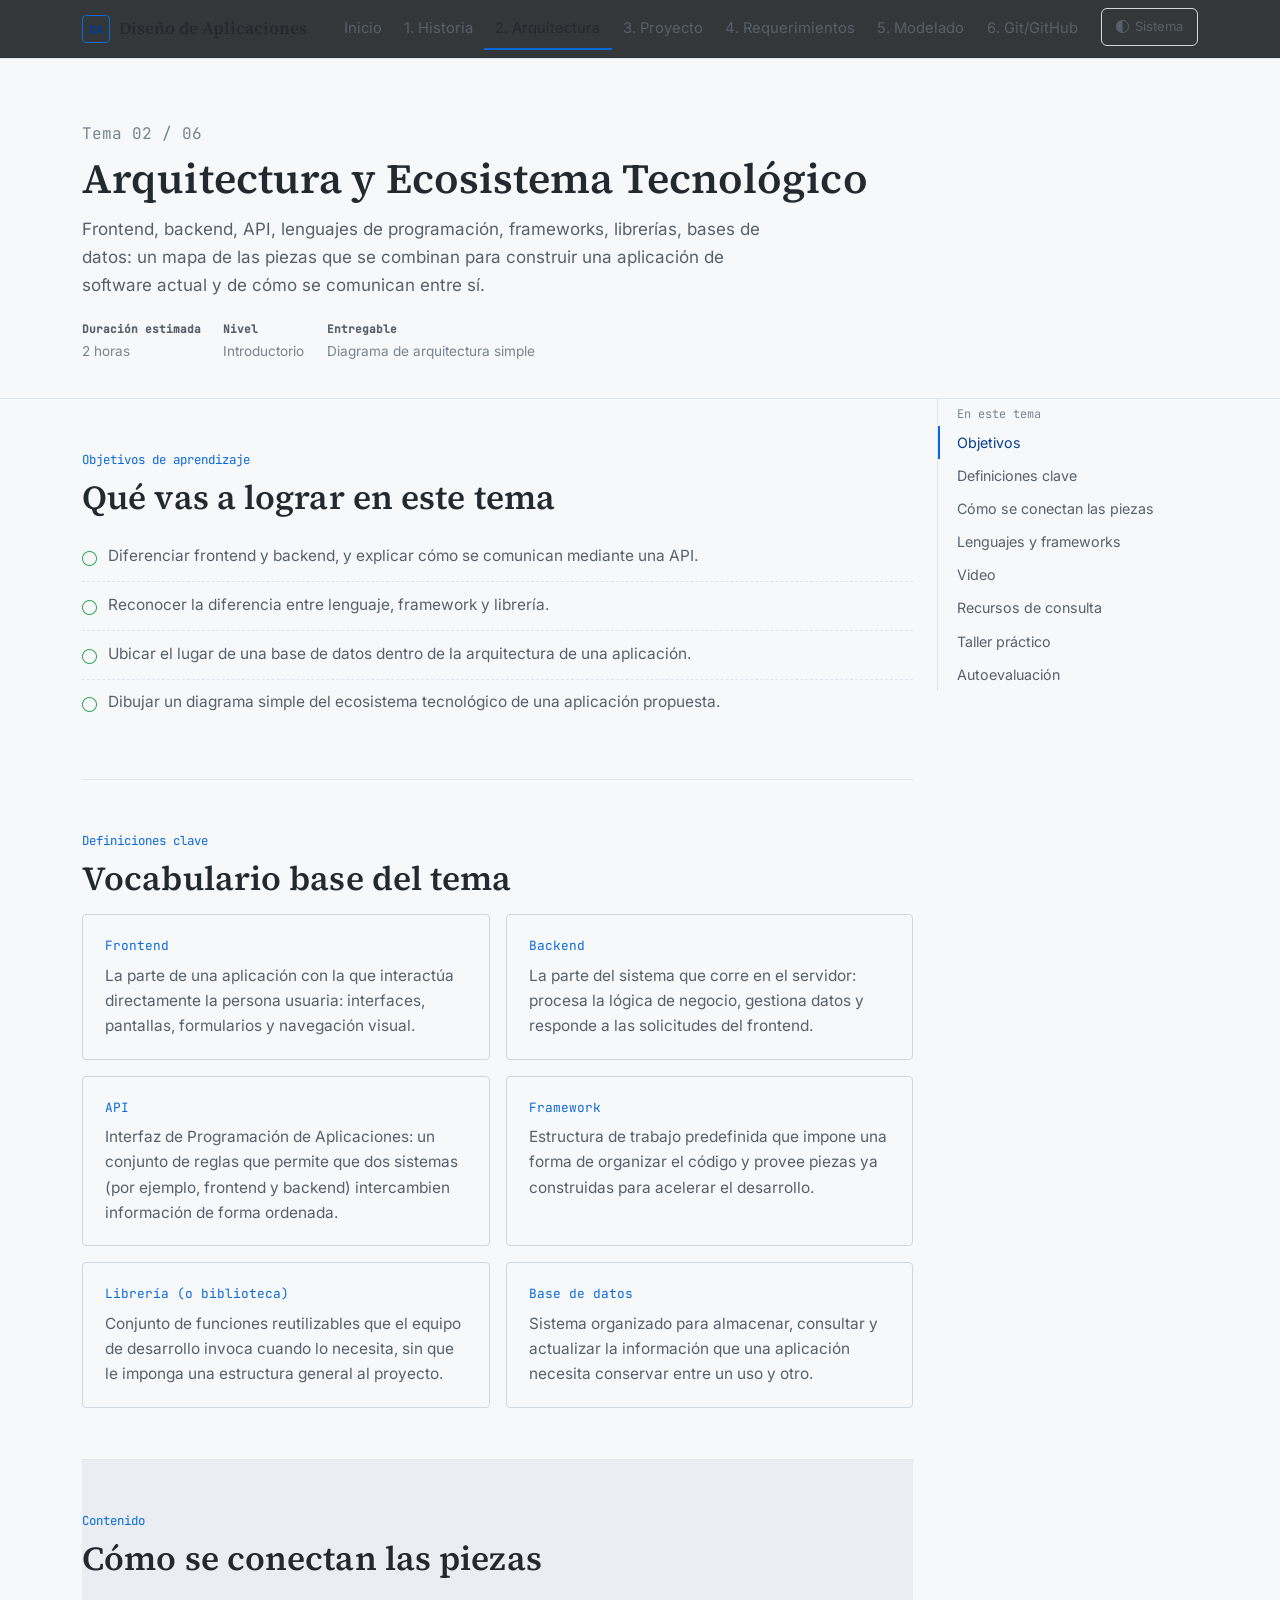
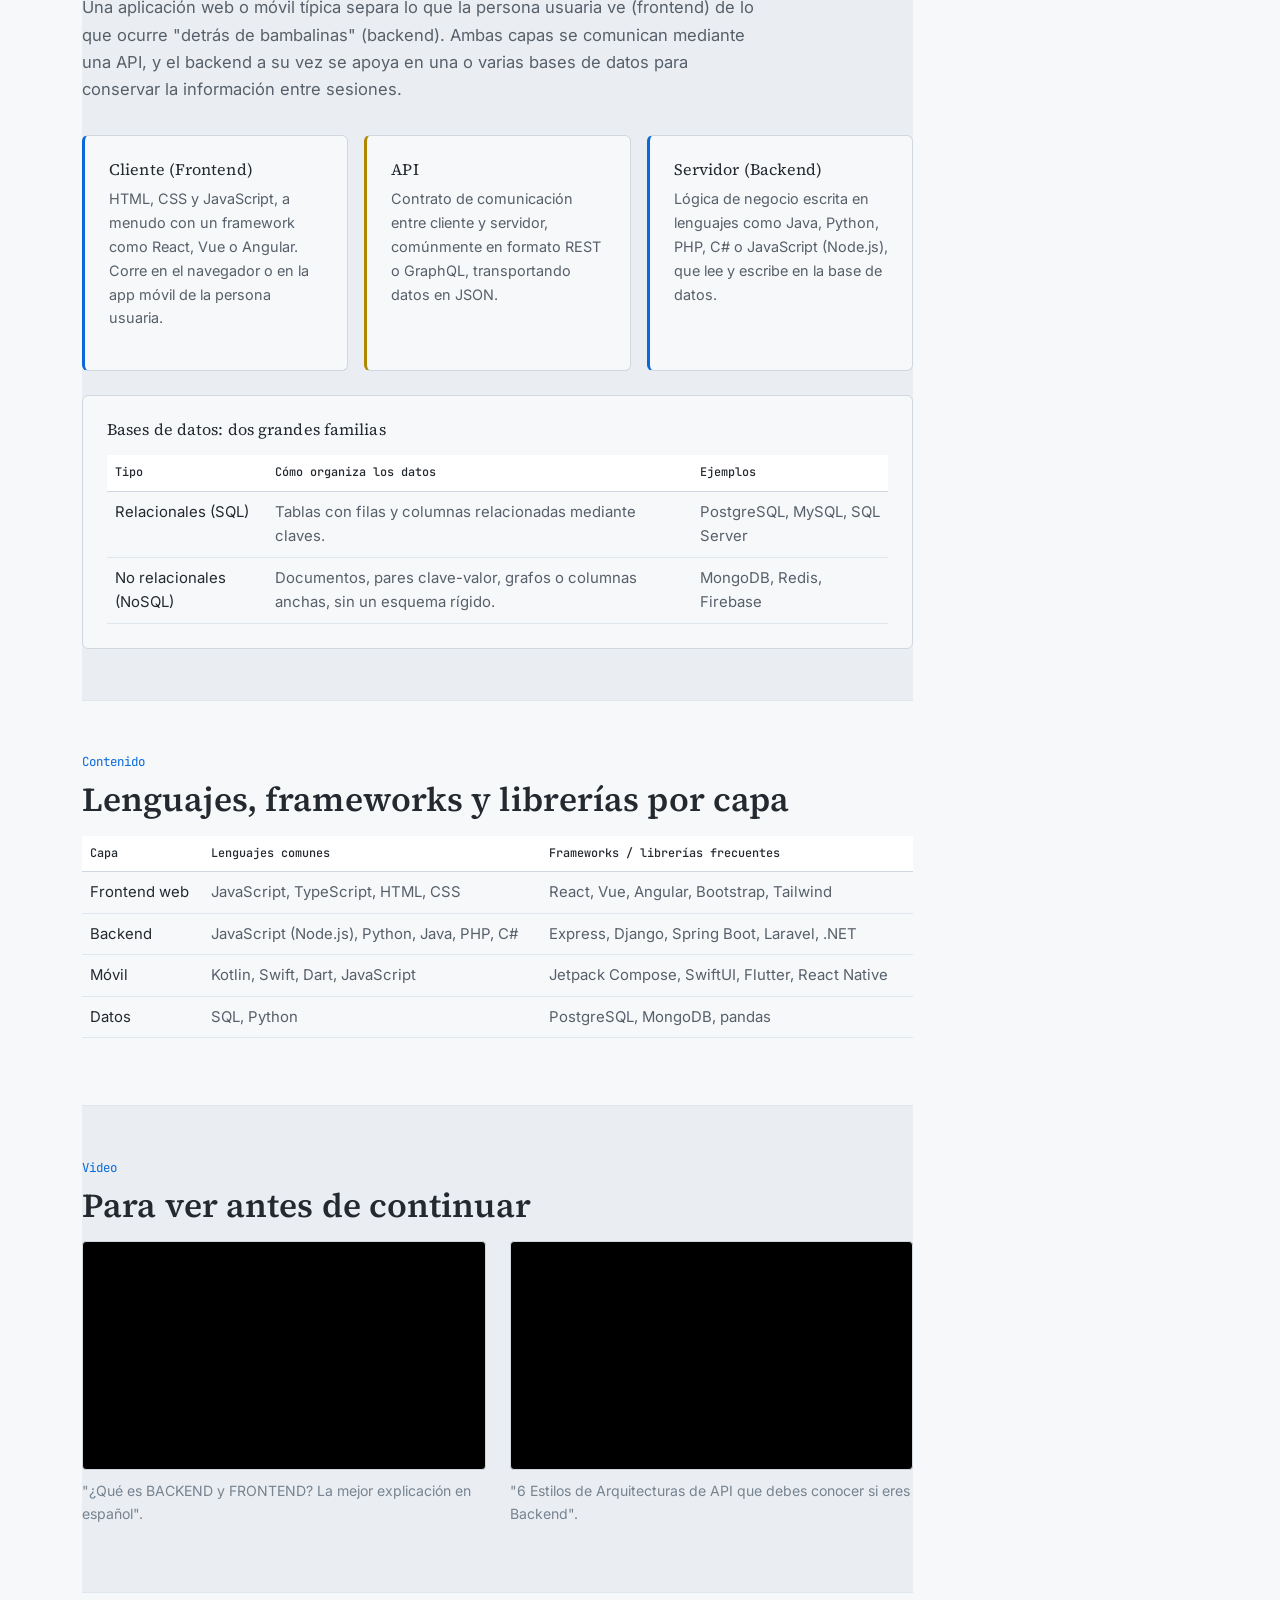
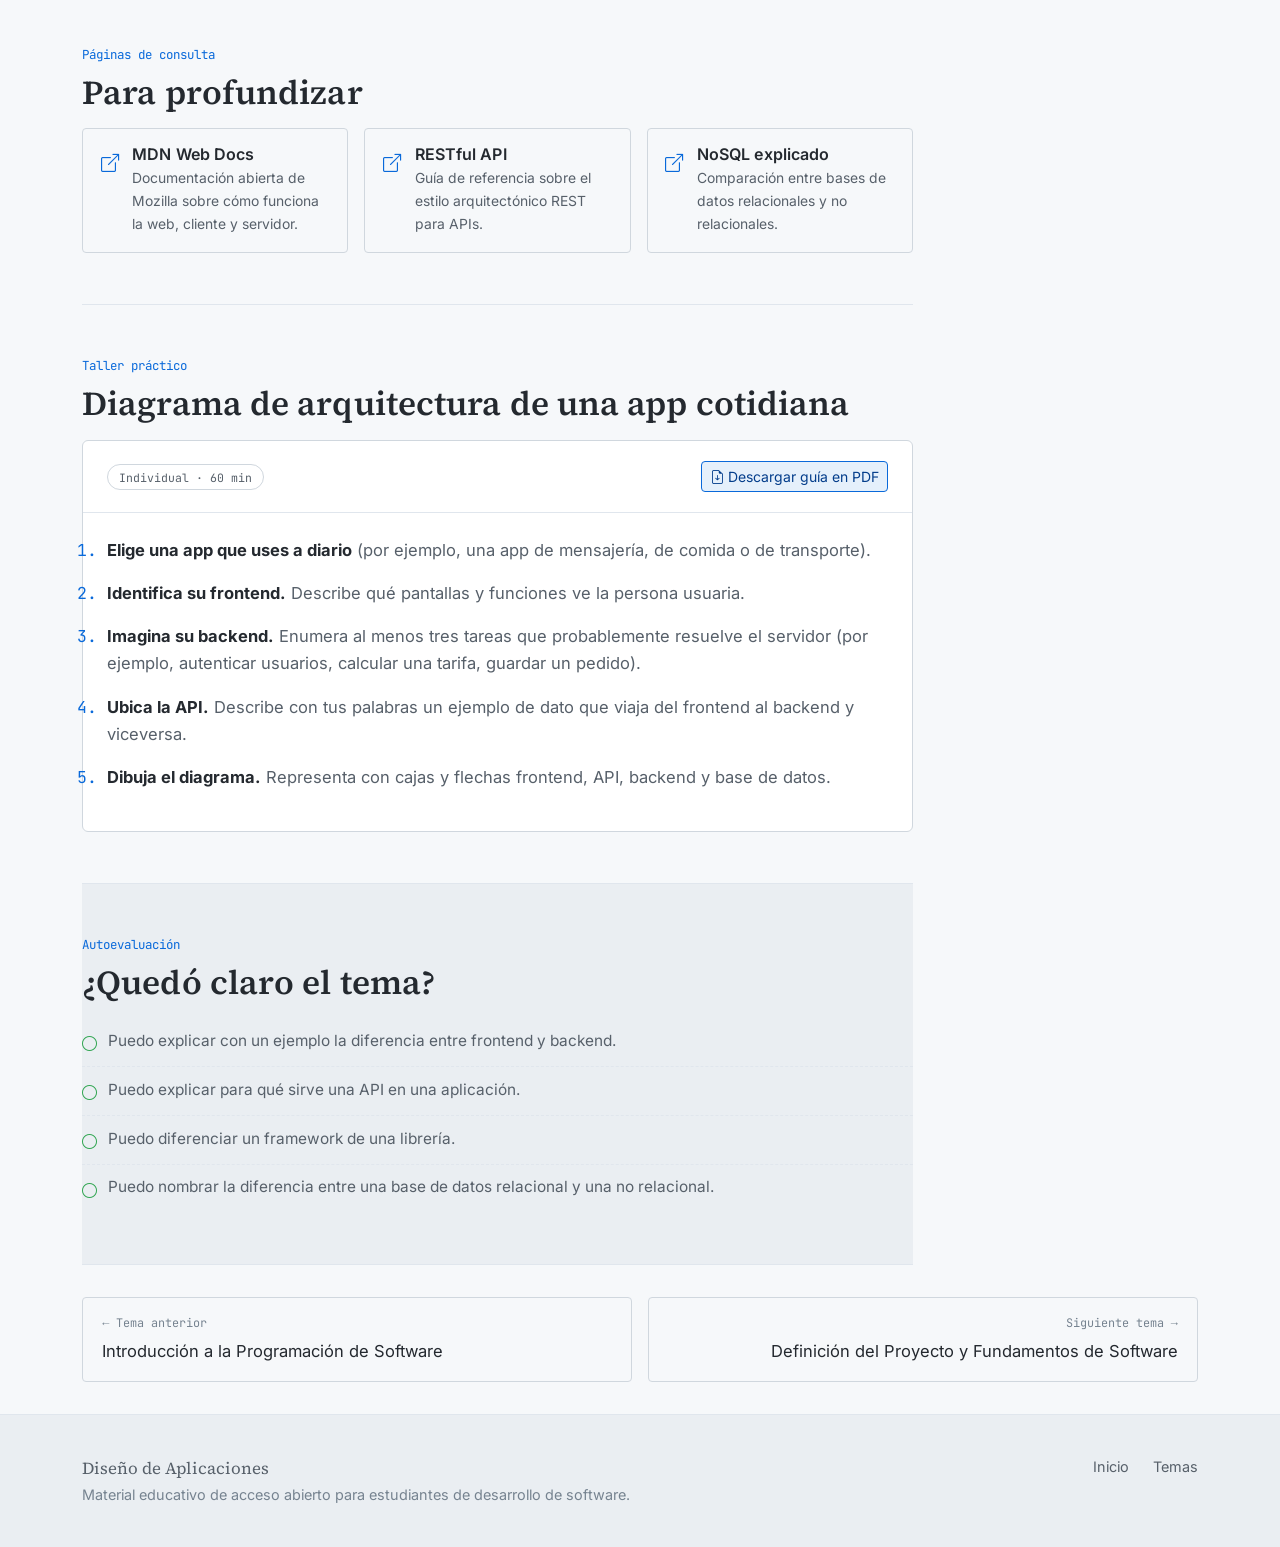
<file: tema-2.html>
<!doctype html>
<html lang="es">
<head>
<meta charset="UTF-8">
<meta name="viewport" content="width=device-width, initial-scale=1">
<title>Tema 2 · Arquitectura y Ecosistema Tecnológico</title>
<meta name="description" content="Frontend, backend, API, lenguajes, frameworks, librerías, bases de datos y tecnologías usadas en el desarrollo de aplicaciones.">
<link rel="stylesheet" href="assets/css/bootstrap.min.css">
<link rel="stylesheet" href="assets/icons/bootstrap-icons.min.css">
<link rel="stylesheet" href="assets/fonts/fonts.css">
<link rel="stylesheet" href="assets/css/style.css">
</head>
<body>

<nav class="navbar navbar-expand-lg navbar-course fixed-top">
  <div class="container">
    <a class="navbar-brand" href="index.html"><span class="brand-mark">DA</span>Diseño de Aplicaciones</a>
    <button class="navbar-toggler" type="button" data-bs-toggle="collapse" data-bs-target="#nav">
      <span class="navbar-toggler-icon"></span>
    </button>
    <div class="collapse navbar-collapse" id="nav">
      <ul class="navbar-nav ms-auto">
        <li class="nav-item"><a class="nav-link" href="index.html">Inicio</a></li>
        <li class="nav-item"><a class="nav-link" href="tema-1.html">1. Historia</a></li>
        <li class="nav-item"><a class="nav-link" href="tema-2.html">2. Arquitectura</a></li>
        <li class="nav-item"><a class="nav-link" href="tema-3.html">3. Proyecto</a></li>
        <li class="nav-item"><a class="nav-link" href="tema-4.html">4. Requerimientos</a></li>
        <li class="nav-item"><a class="nav-link" href="tema-5.html">5. Modelado</a></li>
        <li class="nav-item"><a class="nav-link" href="tema-6.html">6. Git/GitHub</a></li>
        <li class="nav-item">
          <button id="theme-toggle-btn" class="btn btn-outline-soft" onclick="toggleTheme()" style="margin-left: 12px; padding: 8px 14px; font-size: 13px; gap: 6px; display: flex; align-items: center;">
            <i class="bi bi-sun"></i> Claro
          </button>
        </li>
      </ul>
    </div>
  </div>
</nav>

<header class="topic-hero" style="padding-top:7.5rem;">
  <div class="container">
    <span class="topic-num">Tema 02 / 06</span>
    <h1>Arquitectura y Ecosistema Tecnológico</h1>
    <p class="hero-desc">
      Frontend, backend, API, lenguajes de programación, frameworks, librerías, bases de
      datos: un mapa de las piezas que se combinan para construir una aplicación de
      software actual y de cómo se comunican entre sí.
    </p>
    <div class="topic-meta">
      <div class="meta-item"><strong>Duración estimada</strong>2 horas</div>
      <div class="meta-item"><strong>Nivel</strong>Introductorio</div>
      <div class="meta-item"><strong>Entregable</strong>Diagrama de arquitectura simple</div>
    </div>
  </div>
</header>

<div class="container">
  <div class="row">
    <div class="col-lg-9">

      <section class="section" id="objetivos">
        <span class="section-kicker">Objetivos de aprendizaje</span>
        <h2>Qué vas a lograr en este tema</h2>
        <ul class="check-list">
          <li data-toggle-check><i class="bi bi-circle"></i> Diferenciar frontend y backend, y explicar cómo se comunican mediante una API.</li>
          <li data-toggle-check><i class="bi bi-circle"></i> Reconocer la diferencia entre lenguaje, framework y librería.</li>
          <li data-toggle-check><i class="bi bi-circle"></i> Ubicar el lugar de una base de datos dentro de la arquitectura de una aplicación.</li>
          <li data-toggle-check><i class="bi bi-circle"></i> Dibujar un diagrama simple del ecosistema tecnológico de una aplicación propuesta.</li>
        </ul>
      </section>

      <section class="section" id="definiciones">
        <span class="section-kicker">Definiciones clave</span>
        <h2>Vocabulario base del tema</h2>
        <div class="row g-3">
          <div class="col-md-6">
            <div class="def-card"><span class="def-term">Frontend</span><p>La parte de una aplicación con la que interactúa directamente la persona usuaria: interfaces, pantallas, formularios y navegación visual.</p></div>
          </div>
          <div class="col-md-6">
            <div class="def-card"><span class="def-term">Backend</span><p>La parte del sistema que corre en el servidor: procesa la lógica de negocio, gestiona datos y responde a las solicitudes del frontend.</p></div>
          </div>
          <div class="col-md-6">
            <div class="def-card"><span class="def-term">API</span><p>Interfaz de Programación de Aplicaciones: un conjunto de reglas que permite que dos sistemas (por ejemplo, frontend y backend) intercambien información de forma ordenada.</p></div>
          </div>
          <div class="col-md-6">
            <div class="def-card"><span class="def-term">Framework</span><p>Estructura de trabajo predefinida que impone una forma de organizar el código y provee piezas ya construidas para acelerar el desarrollo.</p></div>
          </div>
          <div class="col-md-6">
            <div class="def-card"><span class="def-term">Librería (o biblioteca)</span><p>Conjunto de funciones reutilizables que el equipo de desarrollo invoca cuando lo necesita, sin que le imponga una estructura general al proyecto.</p></div>
          </div>
          <div class="col-md-6">
            <div class="def-card"><span class="def-term">Base de datos</span><p>Sistema organizado para almacenar, consultar y actualizar la información que una aplicación necesita conservar entre un uso y otro.</p></div>
          </div>
        </div>
      </section>

      <section class="section section-alt" id="arquitectura">
        <span class="section-kicker">Contenido</span>
        <h2>Cómo se conectan las piezas</h2>
        <p class="text-muted-soft container-text">
          Una aplicación web o móvil típica separa lo que la persona usuaria ve (frontend)
          de lo que ocurre "detrás de bambalinas" (backend). Ambas capas se comunican
          mediante una API, y el backend a su vez se apoya en una o varias bases de datos
          para conservar la información entre sesiones.
        </p>

        <div class="row g-3 mt-2">
          <div class="col-md-4">
            <div class="panel panel-accent h-100">
              <h3 class="h6">Cliente (Frontend)</h3>
              <p class="text-muted-soft small">HTML, CSS y JavaScript, a menudo con un framework como React, Vue o Angular. Corre en el navegador o en la app móvil de la persona usuaria.</p>
            </div>
          </div>
          <div class="col-md-4">
            <div class="panel panel-warm h-100">
              <h3 class="h6">API</h3>
              <p class="text-muted-soft small">Contrato de comunicación entre cliente y servidor, comúnmente en formato REST o GraphQL, transportando datos en JSON.</p>
            </div>
          </div>
          <div class="col-md-4">
            <div class="panel panel-accent h-100">
              <h3 class="h6">Servidor (Backend)</h3>
              <p class="text-muted-soft small">Lógica de negocio escrita en lenguajes como Java, Python, PHP, C# o JavaScript (Node.js), que lee y escribe en la base de datos.</p>
            </div>
          </div>
        </div>

        <div class="panel mt-4">
          <h3 class="h6 mb-3">Bases de datos: dos grandes familias</h3>
          <div class="table-responsive">
            <table class="table table-req mb-0">
              <thead><tr><th>Tipo</th><th>Cómo organiza los datos</th><th>Ejemplos</th></tr></thead>
              <tbody>
                <tr><td class="strong-cell">Relacionales (SQL)</td><td>Tablas con filas y columnas relacionadas mediante claves.</td><td>PostgreSQL, MySQL, SQL Server</td></tr>
                <tr><td class="strong-cell">No relacionales (NoSQL)</td><td>Documentos, pares clave-valor, grafos o columnas anchas, sin un esquema rígido.</td><td>MongoDB, Redis, Firebase</td></tr>
              </tbody>
            </table>
          </div>
        </div>
      </section>

      <section class="section" id="lenguajes-frameworks">
        <span class="section-kicker">Contenido</span>
        <h2>Lenguajes, frameworks y librerías por capa</h2>
        <div class="table-responsive">
          <table class="table table-req">
            <thead><tr><th>Capa</th><th>Lenguajes comunes</th><th>Frameworks / librerías frecuentes</th></tr></thead>
            <tbody>
              <tr><td class="strong-cell">Frontend web</td><td>JavaScript, TypeScript, HTML, CSS</td><td>React, Vue, Angular, Bootstrap, Tailwind</td></tr>
              <tr><td class="strong-cell">Backend</td><td>JavaScript (Node.js), Python, Java, PHP, C#</td><td>Express, Django, Spring Boot, Laravel, .NET</td></tr>
              <tr><td class="strong-cell">Móvil</td><td>Kotlin, Swift, Dart, JavaScript</td><td>Jetpack Compose, SwiftUI, Flutter, React Native</td></tr>
              <tr><td class="strong-cell">Datos</td><td>SQL, Python</td><td>PostgreSQL, MongoDB, pandas</td></tr>
            </tbody>
          </table>
        </div>
      </section>

      <section class="section section-alt" id="videos">
        <span class="section-kicker">Video</span>
        <h2>Para ver antes de continuar</h2>
        <div class="row g-4">
          <div class="col-md-6">
            <div class="video-frame">
              <iframe src="https://www.youtube.com/embed/50RbVujPPGs" title="¿Qué es Backend y Frontend?" allowfullscreen loading="lazy"></iframe>
            </div>
            <p class="video-caption">"¿Qué es BACKEND y FRONTEND? La mejor explicación en español".</p>
          </div>
          <div class="col-md-6">
            <div class="video-frame">
              <iframe src="https://www.youtube.com/embed/oEelu8QMA1g" title="Estilos de arquitecturas de API" allowfullscreen loading="lazy"></iframe>
            </div>
            <p class="video-caption">"6 Estilos de Arquitecturas de API que debes conocer si eres Backend".</p>
          </div>
        </div>
      </section>

      <section class="section" id="recursos">
        <span class="section-kicker">Páginas de consulta</span>
        <h2>Para profundizar</h2>
        <div class="row g-3">
          <div class="col-md-4">
            <a class="resource-link" href="https://developer.mozilla.org/es/docs/Learn/Common_questions/Web_mechanics/What_is_a_web_server" target="_blank" rel="noopener">
              <i class="bi bi-box-arrow-up-right"></i>
              <div><h4>MDN Web Docs</h4><p>Documentación abierta de Mozilla sobre cómo funciona la web, cliente y servidor.</p></div>
            </a>
          </div>
          <div class="col-md-4">
            <a class="resource-link" href="https://restfulapi.net/" target="_blank" rel="noopener">
              <i class="bi bi-box-arrow-up-right"></i>
              <div><h4>RESTful API</h4><p>Guía de referencia sobre el estilo arquitectónico REST para APIs.</p></div>
            </a>
          </div>
          <div class="col-md-4">
            <a class="resource-link" href="https://www.mongodb.com/es/nosql-explained" target="_blank" rel="noopener">
              <i class="bi bi-box-arrow-up-right"></i>
              <div><h4>NoSQL explicado</h4><p>Comparación entre bases de datos relacionales y no relacionales.</p></div>
            </a>
          </div>
        </div>
      </section>

      <section class="section" id="taller">
        <span class="section-kicker">Taller práctico</span>
        <h2>Diagrama de arquitectura de una app cotidiana</h2>
        <div class="workshop-box">
          <div class="workshop-head">
            <div><span class="badge-level">Individual · 60 min</span></div>
            <a href="assets/pdf/taller-tema2.pdf" class="btn btn-accent btn-sm" download>
              <i class="bi bi-file-earmark-arrow-down"></i> Descargar guía en PDF
            </a>
          </div>
          <ol class="workshop-steps">
            <li><strong>Elige una app que uses a diario</strong> (por ejemplo, una app de mensajería, de comida o de transporte).</li>
            <li><strong>Identifica su frontend.</strong> Describe qué pantallas y funciones ve la persona usuaria.</li>
            <li><strong>Imagina su backend.</strong> Enumera al menos tres tareas que probablemente resuelve el servidor (por ejemplo, autenticar usuarios, calcular una tarifa, guardar un pedido).</li>
            <li><strong>Ubica la API.</strong> Describe con tus palabras un ejemplo de dato que viaja del frontend al backend y viceversa.</li>
            <li><strong>Dibuja el diagrama.</strong> Representa con cajas y flechas frontend, API, backend y base de datos.</li>
          </ol>
        </div>
      </section>

      <section class="section section-alt" id="autoevaluacion">
        <span class="section-kicker">Autoevaluación</span>
        <h2>¿Quedó claro el tema?</h2>
        <ul class="check-list">
          <li data-toggle-check><i class="bi bi-circle"></i> Puedo explicar con un ejemplo la diferencia entre frontend y backend.</li>
          <li data-toggle-check><i class="bi bi-circle"></i> Puedo explicar para qué sirve una API en una aplicación.</li>
          <li data-toggle-check><i class="bi bi-circle"></i> Puedo diferenciar un framework de una librería.</li>
          <li data-toggle-check><i class="bi bi-circle"></i> Puedo nombrar la diferencia entre una base de datos relacional y una no relacional.</li>
        </ul>
      </section>

    </div>

    <div class="col-lg-3 d-none d-lg-block">
      <nav class="toc">
        <span class="toc-title">En este tema</span>
        <a href="#objetivos">Objetivos</a>
        <a href="#definiciones">Definiciones clave</a>
        <a href="#arquitectura">Cómo se conectan las piezas</a>
        <a href="#lenguajes-frameworks">Lenguajes y frameworks</a>
        <a href="#videos">Video</a>
        <a href="#recursos">Recursos de consulta</a>
        <a href="#taller">Taller práctico</a>
        <a href="#autoevaluacion">Autoevaluación</a>
      </nav>
    </div>
  </div>
</div>

<div class="container">
  <div class="topic-pager">
    <a href="tema-1.html" class="pager-link">
      <span class="pager-label">← Tema anterior</span>
      Introducción a la Programación de Software
    </a>
    <a href="tema-3.html" class="pager-link text-end">
      <span class="pager-label">Siguiente tema →</span>
      Definición del Proyecto y Fundamentos de Software
    </a>
  </div>
</div>

<footer class="site-footer">
  <div class="container d-flex flex-wrap justify-content-between gap-3">
    <div>
      <div style="color:var(--text-muted); font-family: var(--font-head); font-size:1.05rem;">Diseño de Aplicaciones</div>
      <div>Material educativo de acceso abierto para estudiantes de desarrollo de software.</div>
    </div>
    <div class="d-flex gap-4">
      <a href="index.html">Inicio</a>
      <a href="tema-1.html">Temas</a>
    </div>
  </div>
</footer>

<script src="assets/js/bootstrap.bundle.min.js"></script>
<script src="assets/js/main.js"></script>
<script src="assets/js/theme-toggle.js"></script>
</body>
</html>
</file>
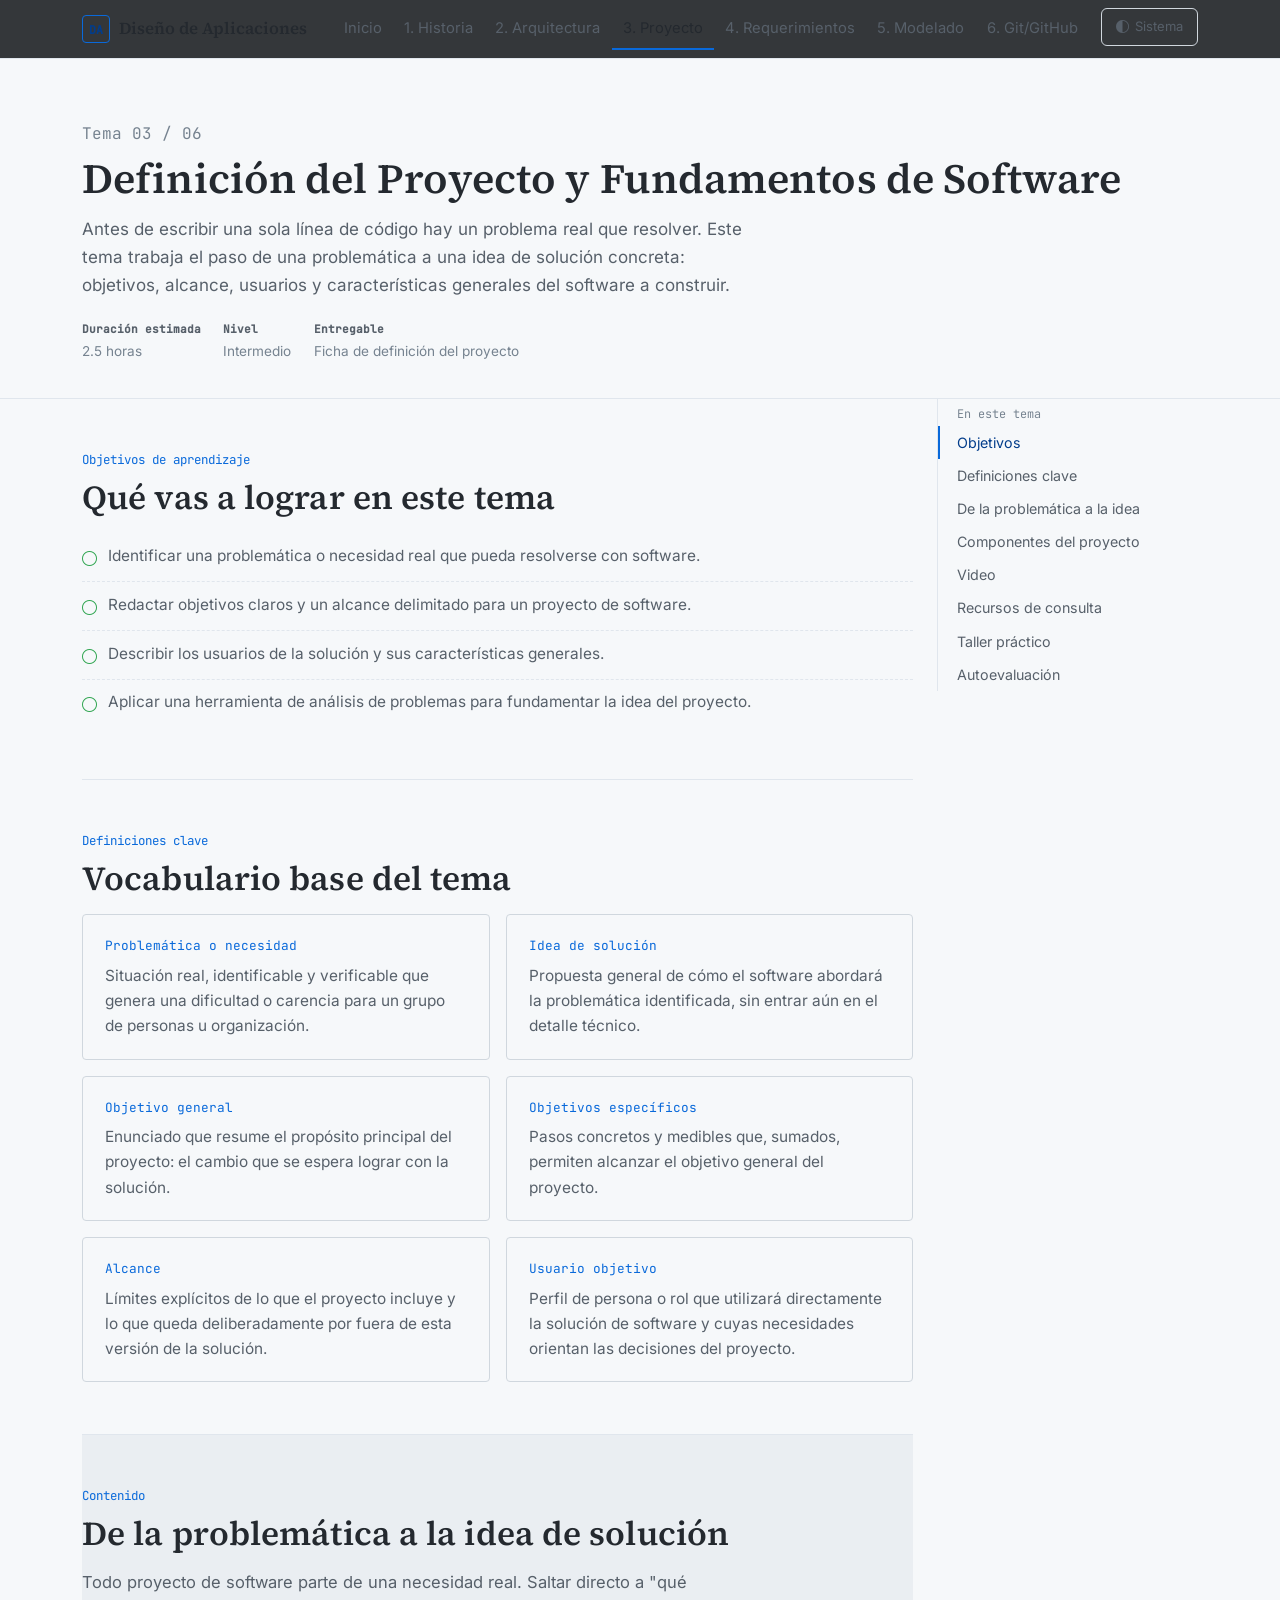
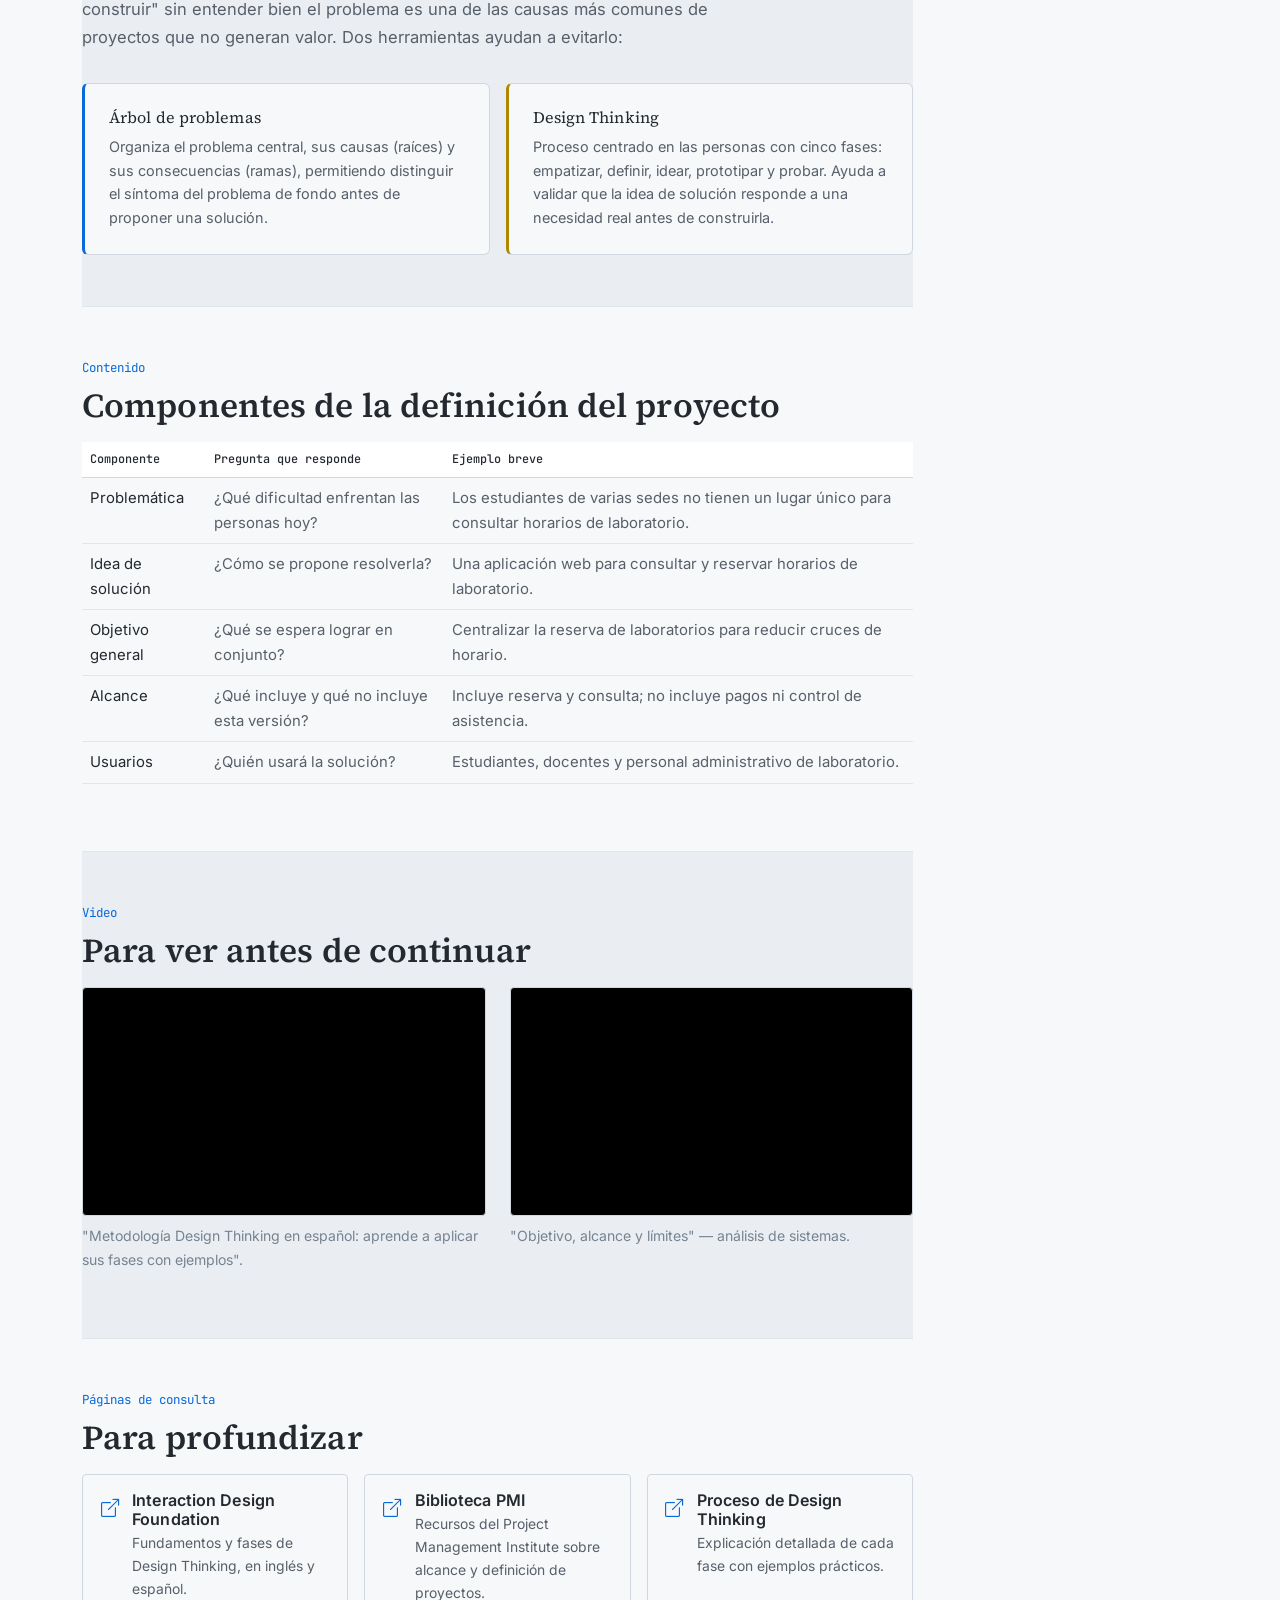
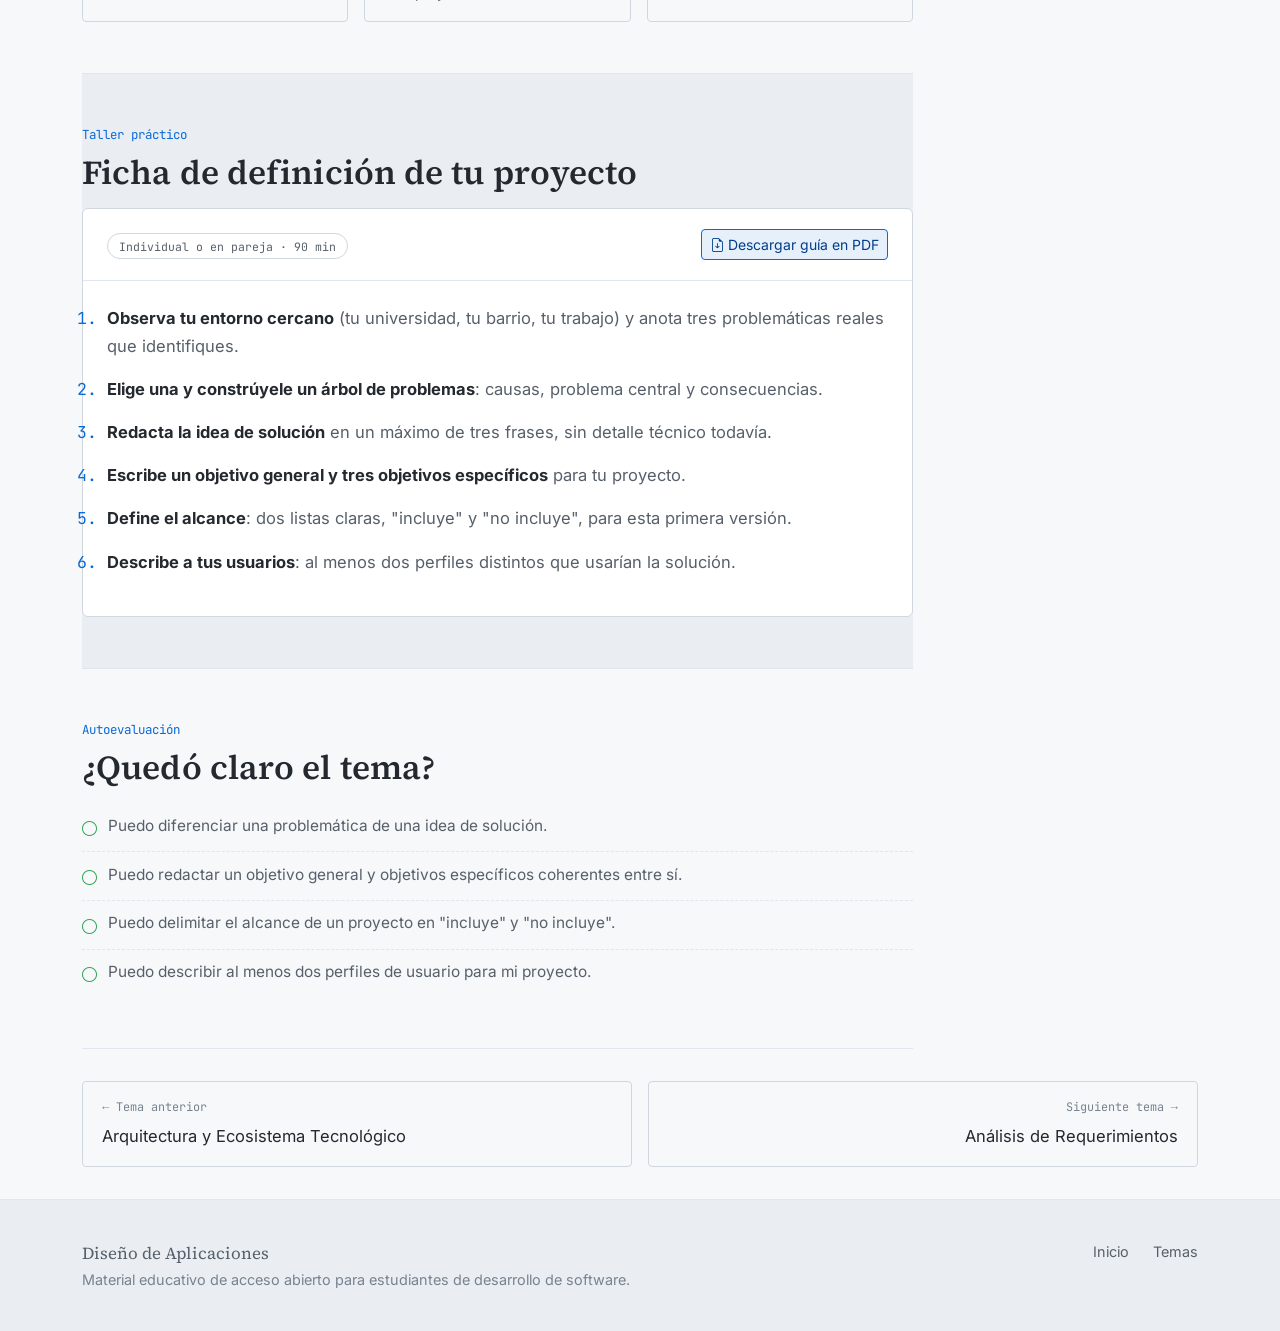
<file: tema-3.html>
<!doctype html>
<html lang="es">
<head>
<meta charset="UTF-8">
<meta name="viewport" content="width=device-width, initial-scale=1">
<title>Tema 3 · Definición del Proyecto y Fundamentos de Software</title>
<meta name="description" content="Identificación de una problemática, definición de la idea, objetivos, alcance, usuarios y características generales de una solución de software.">
<link rel="stylesheet" href="assets/css/bootstrap.min.css">
<link rel="stylesheet" href="assets/icons/bootstrap-icons.min.css">
<link rel="stylesheet" href="assets/fonts/fonts.css">
<link rel="stylesheet" href="assets/css/style.css">
</head>
<body>

<nav class="navbar navbar-expand-lg navbar-course fixed-top">
  <div class="container">
    <a class="navbar-brand" href="index.html"><span class="brand-mark">DA</span>Diseño de Aplicaciones</a>
    <button class="navbar-toggler" type="button" data-bs-toggle="collapse" data-bs-target="#nav">
      <span class="navbar-toggler-icon"></span>
    </button>
    <div class="collapse navbar-collapse" id="nav">
      <ul class="navbar-nav ms-auto">
        <li class="nav-item"><a class="nav-link" href="index.html">Inicio</a></li>
        <li class="nav-item"><a class="nav-link" href="tema-1.html">1. Historia</a></li>
        <li class="nav-item"><a class="nav-link" href="tema-2.html">2. Arquitectura</a></li>
        <li class="nav-item"><a class="nav-link" href="tema-3.html">3. Proyecto</a></li>
        <li class="nav-item"><a class="nav-link" href="tema-4.html">4. Requerimientos</a></li>
        <li class="nav-item"><a class="nav-link" href="tema-5.html">5. Modelado</a></li>
        <li class="nav-item"><a class="nav-link" href="tema-6.html">6. Git/GitHub</a></li>
        <li class="nav-item">
          <button id="theme-toggle-btn" class="btn btn-outline-soft" onclick="toggleTheme()" style="margin-left: 12px; padding: 8px 14px; font-size: 13px; gap: 6px; display: flex; align-items: center;">
            <i class="bi bi-sun"></i> Claro
          </button>
        </li>
      </ul>
    </div>
  </div>
</nav>

<header class="topic-hero" style="padding-top:7.5rem;">
  <div class="container">
    <span class="topic-num">Tema 03 / 06</span>
    <h1>Definición del Proyecto y Fundamentos de Software</h1>
    <p class="hero-desc">
      Antes de escribir una sola línea de código hay un problema real que resolver.
      Este tema trabaja el paso de una problemática a una idea de solución concreta:
      objetivos, alcance, usuarios y características generales del software a construir.
    </p>
    <div class="topic-meta">
      <div class="meta-item"><strong>Duración estimada</strong>2.5 horas</div>
      <div class="meta-item"><strong>Nivel</strong>Intermedio</div>
      <div class="meta-item"><strong>Entregable</strong>Ficha de definición del proyecto</div>
    </div>
  </div>
</header>

<div class="container">
  <div class="row">
    <div class="col-lg-9">

      <section class="section" id="objetivos">
        <span class="section-kicker">Objetivos de aprendizaje</span>
        <h2>Qué vas a lograr en este tema</h2>
        <ul class="check-list">
          <li data-toggle-check><i class="bi bi-circle"></i> Identificar una problemática o necesidad real que pueda resolverse con software.</li>
          <li data-toggle-check><i class="bi bi-circle"></i> Redactar objetivos claros y un alcance delimitado para un proyecto de software.</li>
          <li data-toggle-check><i class="bi bi-circle"></i> Describir los usuarios de la solución y sus características generales.</li>
          <li data-toggle-check><i class="bi bi-circle"></i> Aplicar una herramienta de análisis de problemas para fundamentar la idea del proyecto.</li>
        </ul>
      </section>

      <section class="section" id="definiciones">
        <span class="section-kicker">Definiciones clave</span>
        <h2>Vocabulario base del tema</h2>
        <div class="row g-3">
          <div class="col-md-6">
            <div class="def-card"><span class="def-term">Problemática o necesidad</span><p>Situación real, identificable y verificable que genera una dificultad o carencia para un grupo de personas u organización.</p></div>
          </div>
          <div class="col-md-6">
            <div class="def-card"><span class="def-term">Idea de solución</span><p>Propuesta general de cómo el software abordará la problemática identificada, sin entrar aún en el detalle técnico.</p></div>
          </div>
          <div class="col-md-6">
            <div class="def-card"><span class="def-term">Objetivo general</span><p>Enunciado que resume el propósito principal del proyecto: el cambio que se espera lograr con la solución.</p></div>
          </div>
          <div class="col-md-6">
            <div class="def-card"><span class="def-term">Objetivos específicos</span><p>Pasos concretos y medibles que, sumados, permiten alcanzar el objetivo general del proyecto.</p></div>
          </div>
          <div class="col-md-6">
            <div class="def-card"><span class="def-term">Alcance</span><p>Límites explícitos de lo que el proyecto incluye y lo que queda deliberadamente por fuera de esta versión de la solución.</p></div>
          </div>
          <div class="col-md-6">
            <div class="def-card"><span class="def-term">Usuario objetivo</span><p>Perfil de persona o rol que utilizará directamente la solución de software y cuyas necesidades orientan las decisiones del proyecto.</p></div>
          </div>
        </div>
      </section>

      <section class="section section-alt" id="del-problema-a-la-idea">
        <span class="section-kicker">Contenido</span>
        <h2>De la problemática a la idea de solución</h2>
        <p class="text-muted-soft container-text">
          Todo proyecto de software parte de una necesidad real. Saltar directo a "qué
          construir" sin entender bien el problema es una de las causas más comunes de
          proyectos que no generan valor. Dos herramientas ayudan a evitarlo:
        </p>
        <div class="row g-3 mt-2">
          <div class="col-md-6">
            <div class="panel panel-accent h-100">
              <h3 class="h6">Árbol de problemas</h3>
              <p class="text-muted-soft small mb-0">
                Organiza el problema central, sus causas (raíces) y sus consecuencias
                (ramas), permitiendo distinguir el síntoma del problema de fondo antes de
                proponer una solución.
              </p>
            </div>
          </div>
          <div class="col-md-6">
            <div class="panel panel-warm h-100">
              <h3 class="h6">Design Thinking</h3>
              <p class="text-muted-soft small mb-0">
                Proceso centrado en las personas con cinco fases: empatizar, definir,
                idear, prototipar y probar. Ayuda a validar que la idea de solución
                responde a una necesidad real antes de construirla.
              </p>
            </div>
          </div>
        </div>
      </section>

      <section class="section" id="componentes-proyecto">
        <span class="section-kicker">Contenido</span>
        <h2>Componentes de la definición del proyecto</h2>
        <div class="table-responsive">
          <table class="table table-req">
            <thead><tr><th>Componente</th><th>Pregunta que responde</th><th>Ejemplo breve</th></tr></thead>
            <tbody>
              <tr><td class="strong-cell">Problemática</td><td>¿Qué dificultad enfrentan las personas hoy?</td><td>Los estudiantes de varias sedes no tienen un lugar único para consultar horarios de laboratorio.</td></tr>
              <tr><td class="strong-cell">Idea de solución</td><td>¿Cómo se propone resolverla?</td><td>Una aplicación web para consultar y reservar horarios de laboratorio.</td></tr>
              <tr><td class="strong-cell">Objetivo general</td><td>¿Qué se espera lograr en conjunto?</td><td>Centralizar la reserva de laboratorios para reducir cruces de horario.</td></tr>
              <tr><td class="strong-cell">Alcance</td><td>¿Qué incluye y qué no incluye esta versión?</td><td>Incluye reserva y consulta; no incluye pagos ni control de asistencia.</td></tr>
              <tr><td class="strong-cell">Usuarios</td><td>¿Quién usará la solución?</td><td>Estudiantes, docentes y personal administrativo de laboratorio.</td></tr>
            </tbody>
          </table>
        </div>
      </section>

      <section class="section section-alt" id="videos">
        <span class="section-kicker">Video</span>
        <h2>Para ver antes de continuar</h2>
        <div class="row g-4">
          <div class="col-md-6">
            <div class="video-frame">
              <iframe src="https://www.youtube.com/embed/_ul3wfKss58" title="Metodología Design Thinking en español" allowfullscreen loading="lazy"></iframe>
            </div>
            <p class="video-caption">"Metodología Design Thinking en español: aprende a aplicar sus fases con ejemplos".</p>
          </div>
          <div class="col-md-6">
            <div class="video-frame">
              <iframe src="https://www.youtube.com/embed/85_7tZkuot8" title="Objetivo, alcance y límites" allowfullscreen loading="lazy"></iframe>
            </div>
            <p class="video-caption">"Objetivo, alcance y límites" — análisis de sistemas.</p>
          </div>
        </div>
      </section>

      <section class="section" id="recursos">
        <span class="section-kicker">Páginas de consulta</span>
        <h2>Para profundizar</h2>
        <div class="row g-3">
          <div class="col-md-4">
            <a class="resource-link" href="https://www.interaction-design.org/literature/topics/design-thinking" target="_blank" rel="noopener">
              <i class="bi bi-box-arrow-up-right"></i>
              <div><h4>Interaction Design Foundation</h4><p>Fundamentos y fases de Design Thinking, en inglés y español.</p></div>
            </a>
          </div>
          <div class="col-md-4">
            <a class="resource-link" href="https://www.pmi.org/learning/library" target="_blank" rel="noopener">
              <i class="bi bi-box-arrow-up-right"></i>
              <div><h4>Biblioteca PMI</h4><p>Recursos del Project Management Institute sobre alcance y definición de proyectos.</p></div>
            </a>
          </div>
          <div class="col-md-4">
            <a class="resource-link" href="https://asana.com/es/resources/design-thinking-process" target="_blank" rel="noopener">
              <i class="bi bi-box-arrow-up-right"></i>
              <div><h4>Proceso de Design Thinking</h4><p>Explicación detallada de cada fase con ejemplos prácticos.</p></div>
            </a>
          </div>
        </div>
      </section>

      <section class="section section-alt" id="taller">
        <span class="section-kicker">Taller práctico</span>
        <h2>Ficha de definición de tu proyecto</h2>
        <div class="workshop-box">
          <div class="workshop-head">
            <div><span class="badge-level">Individual o en pareja · 90 min</span></div>
            <a href="assets/pdf/taller-tema3.pdf" class="btn btn-accent btn-sm" download>
              <i class="bi bi-file-earmark-arrow-down"></i> Descargar guía en PDF
            </a>
          </div>
          <ol class="workshop-steps">
            <li><strong>Observa tu entorno cercano</strong> (tu universidad, tu barrio, tu trabajo) y anota tres problemáticas reales que identifiques.</li>
            <li><strong>Elige una y constrúyele un árbol de problemas</strong>: causas, problema central y consecuencias.</li>
            <li><strong>Redacta la idea de solución</strong> en un máximo de tres frases, sin detalle técnico todavía.</li>
            <li><strong>Escribe un objetivo general y tres objetivos específicos</strong> para tu proyecto.</li>
            <li><strong>Define el alcance</strong>: dos listas claras, "incluye" y "no incluye", para esta primera versión.</li>
            <li><strong>Describe a tus usuarios</strong>: al menos dos perfiles distintos que usarían la solución.</li>
          </ol>
        </div>
      </section>

      <section class="section" id="autoevaluacion">
        <span class="section-kicker">Autoevaluación</span>
        <h2>¿Quedó claro el tema?</h2>
        <ul class="check-list">
          <li data-toggle-check><i class="bi bi-circle"></i> Puedo diferenciar una problemática de una idea de solución.</li>
          <li data-toggle-check><i class="bi bi-circle"></i> Puedo redactar un objetivo general y objetivos específicos coherentes entre sí.</li>
          <li data-toggle-check><i class="bi bi-circle"></i> Puedo delimitar el alcance de un proyecto en "incluye" y "no incluye".</li>
          <li data-toggle-check><i class="bi bi-circle"></i> Puedo describir al menos dos perfiles de usuario para mi proyecto.</li>
        </ul>
      </section>

    </div>

    <div class="col-lg-3 d-none d-lg-block">
      <nav class="toc">
        <span class="toc-title">En este tema</span>
        <a href="#objetivos">Objetivos</a>
        <a href="#definiciones">Definiciones clave</a>
        <a href="#del-problema-a-la-idea">De la problemática a la idea</a>
        <a href="#componentes-proyecto">Componentes del proyecto</a>
        <a href="#videos">Video</a>
        <a href="#recursos">Recursos de consulta</a>
        <a href="#taller">Taller práctico</a>
        <a href="#autoevaluacion">Autoevaluación</a>
      </nav>
    </div>
  </div>
</div>

<div class="container">
  <div class="topic-pager">
    <a href="tema-2.html" class="pager-link">
      <span class="pager-label">← Tema anterior</span>
      Arquitectura y Ecosistema Tecnológico
    </a>
    <a href="tema-4.html" class="pager-link text-end">
      <span class="pager-label">Siguiente tema →</span>
      Análisis de Requerimientos
    </a>
  </div>
</div>

<footer class="site-footer">
  <div class="container d-flex flex-wrap justify-content-between gap-3">
    <div>
      <div style="color:var(--text-muted); font-family: var(--font-head); font-size:1.05rem;">Diseño de Aplicaciones</div>
      <div>Material educativo de acceso abierto para estudiantes de desarrollo de software.</div>
    </div>
    <div class="d-flex gap-4">
      <a href="index.html">Inicio</a>
      <a href="tema-1.html">Temas</a>
    </div>
  </div>
</footer>

<script src="assets/js/bootstrap.bundle.min.js"></script>
<script src="assets/js/main.js"></script>
<script src="assets/js/theme-toggle.js"></script>
</body>
</html>
</file>
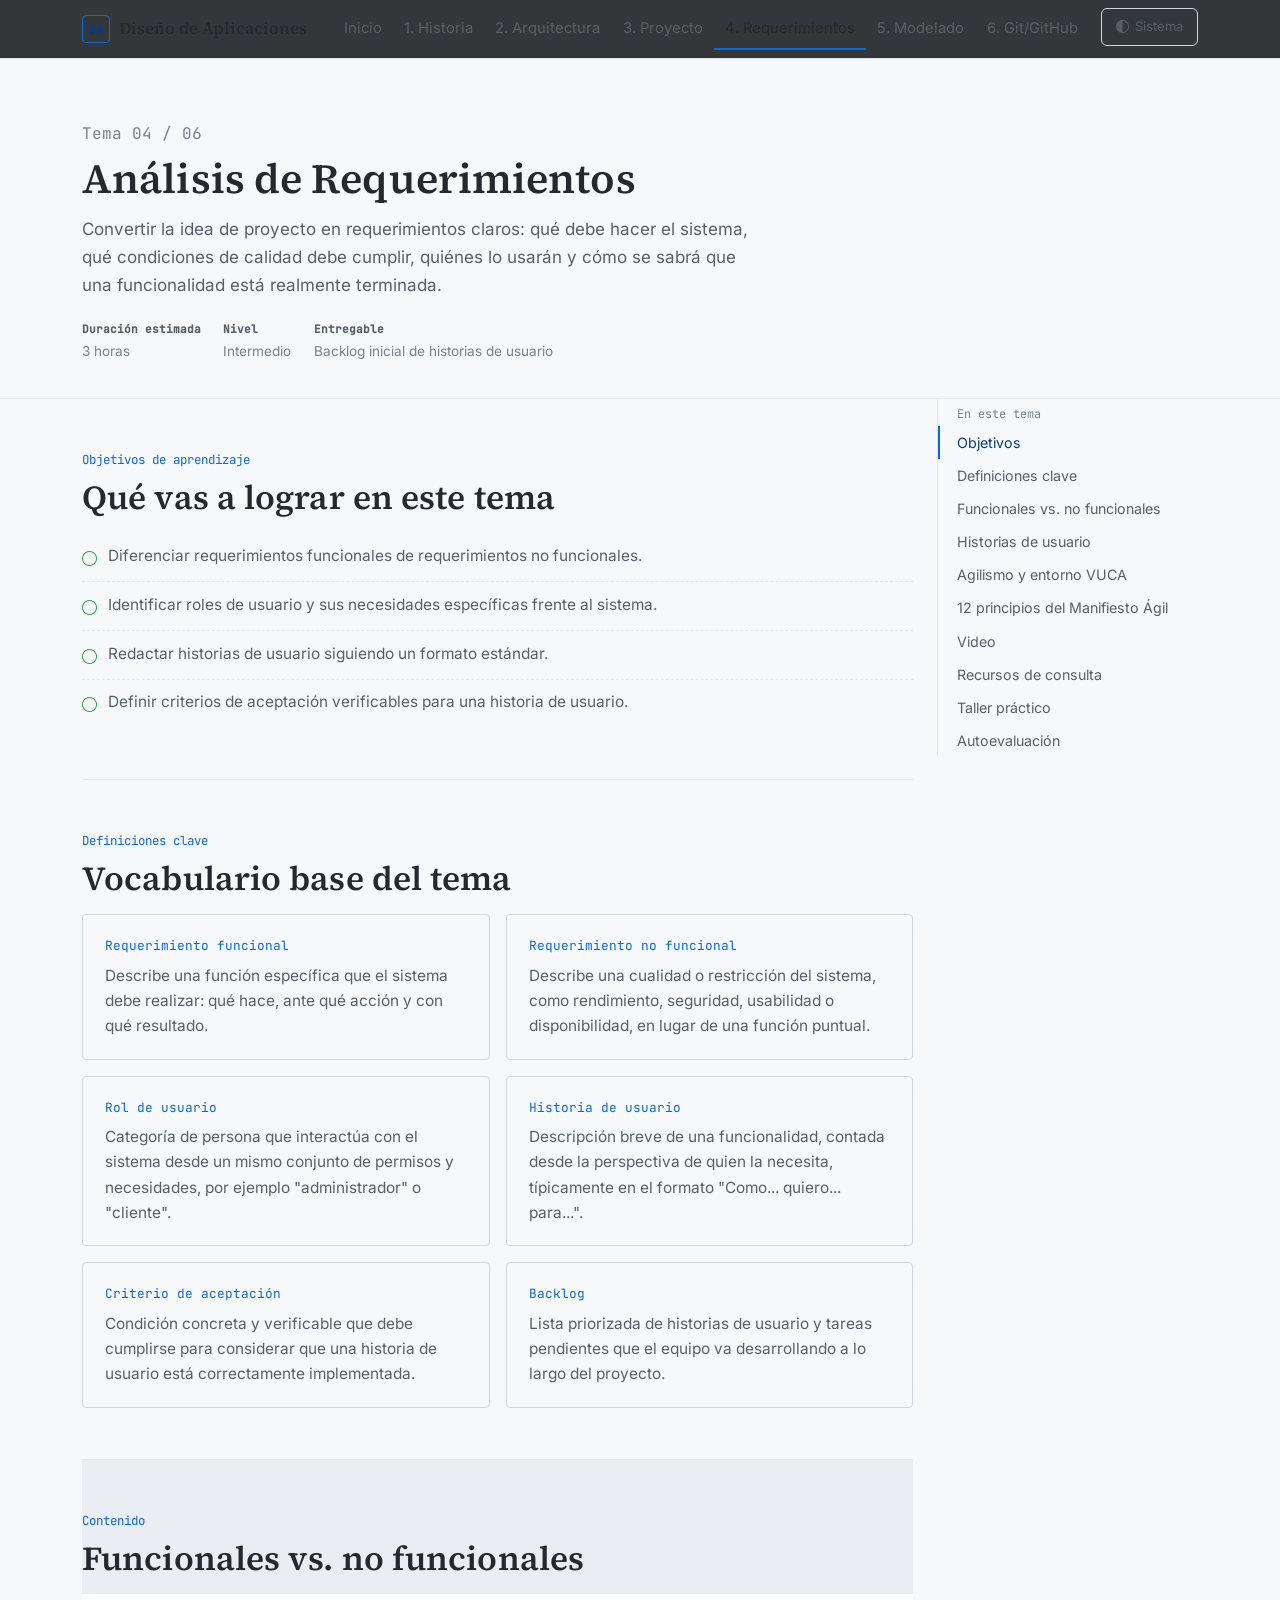
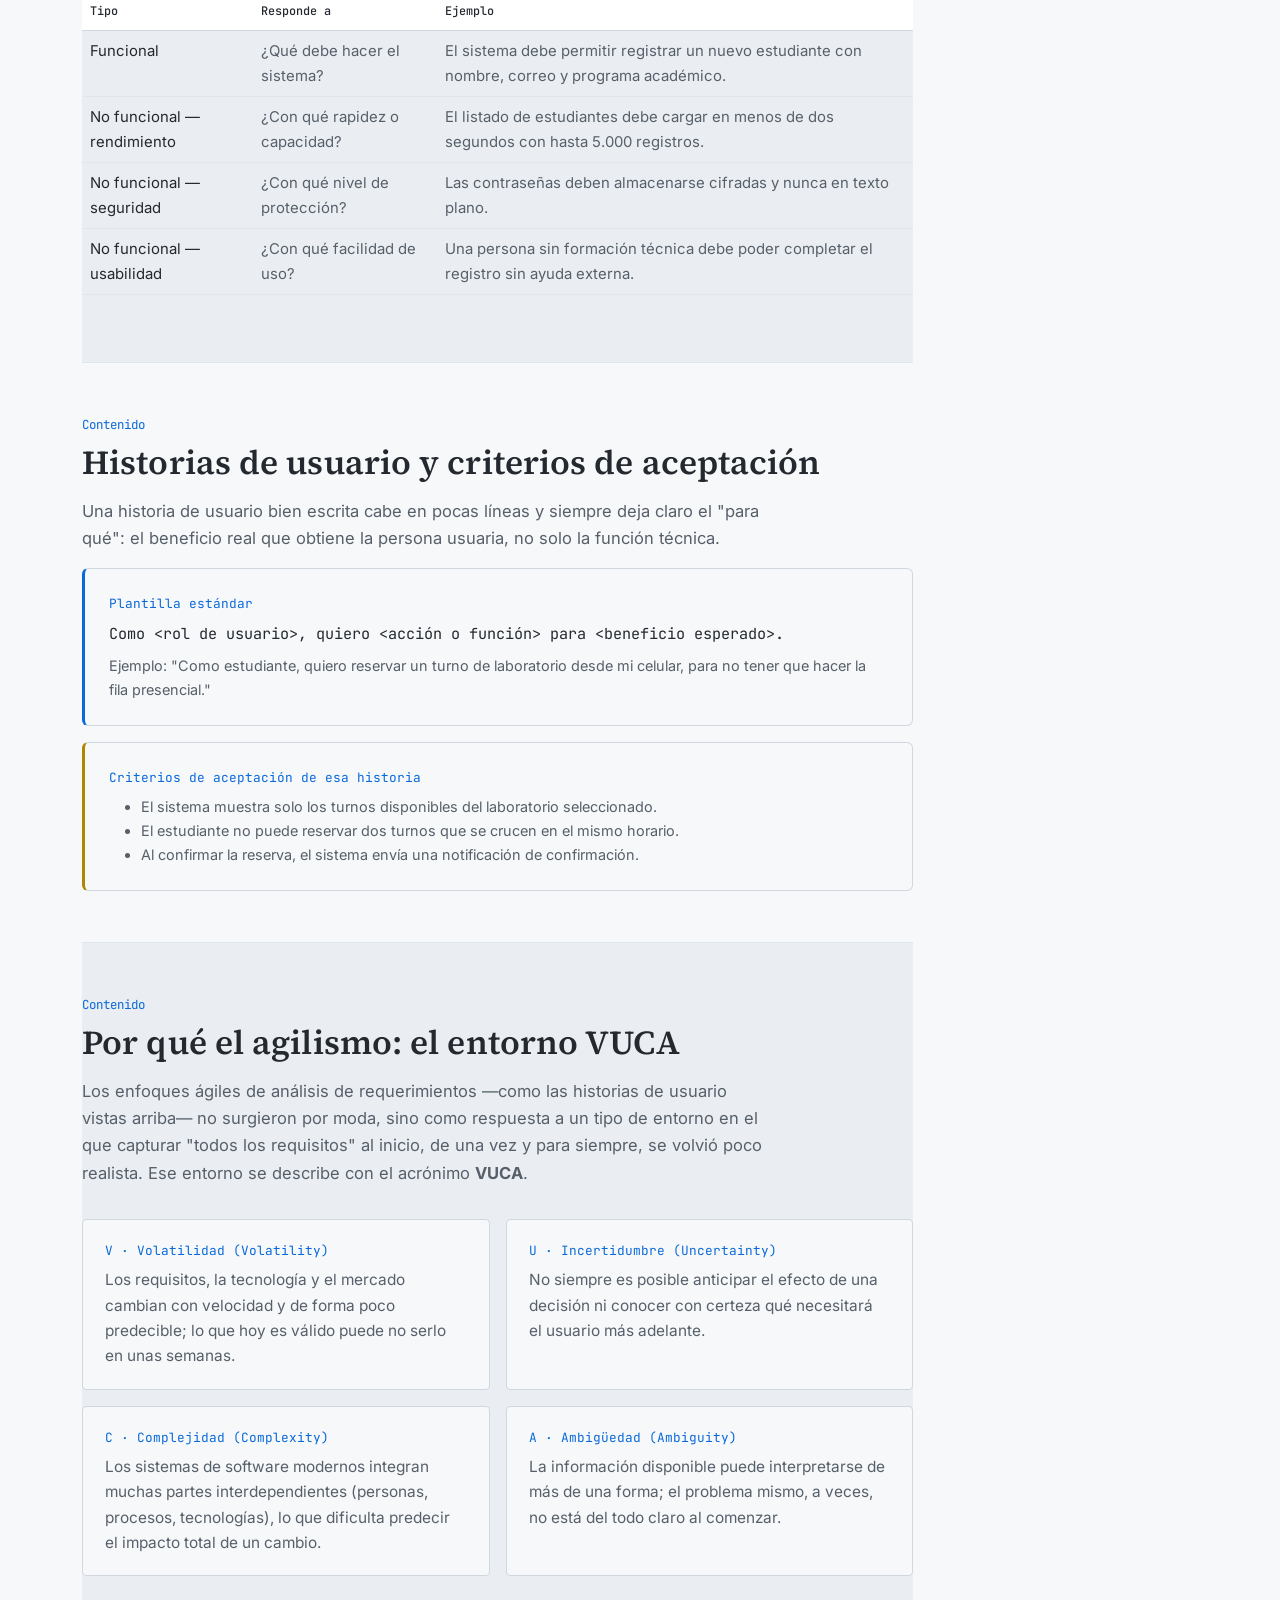
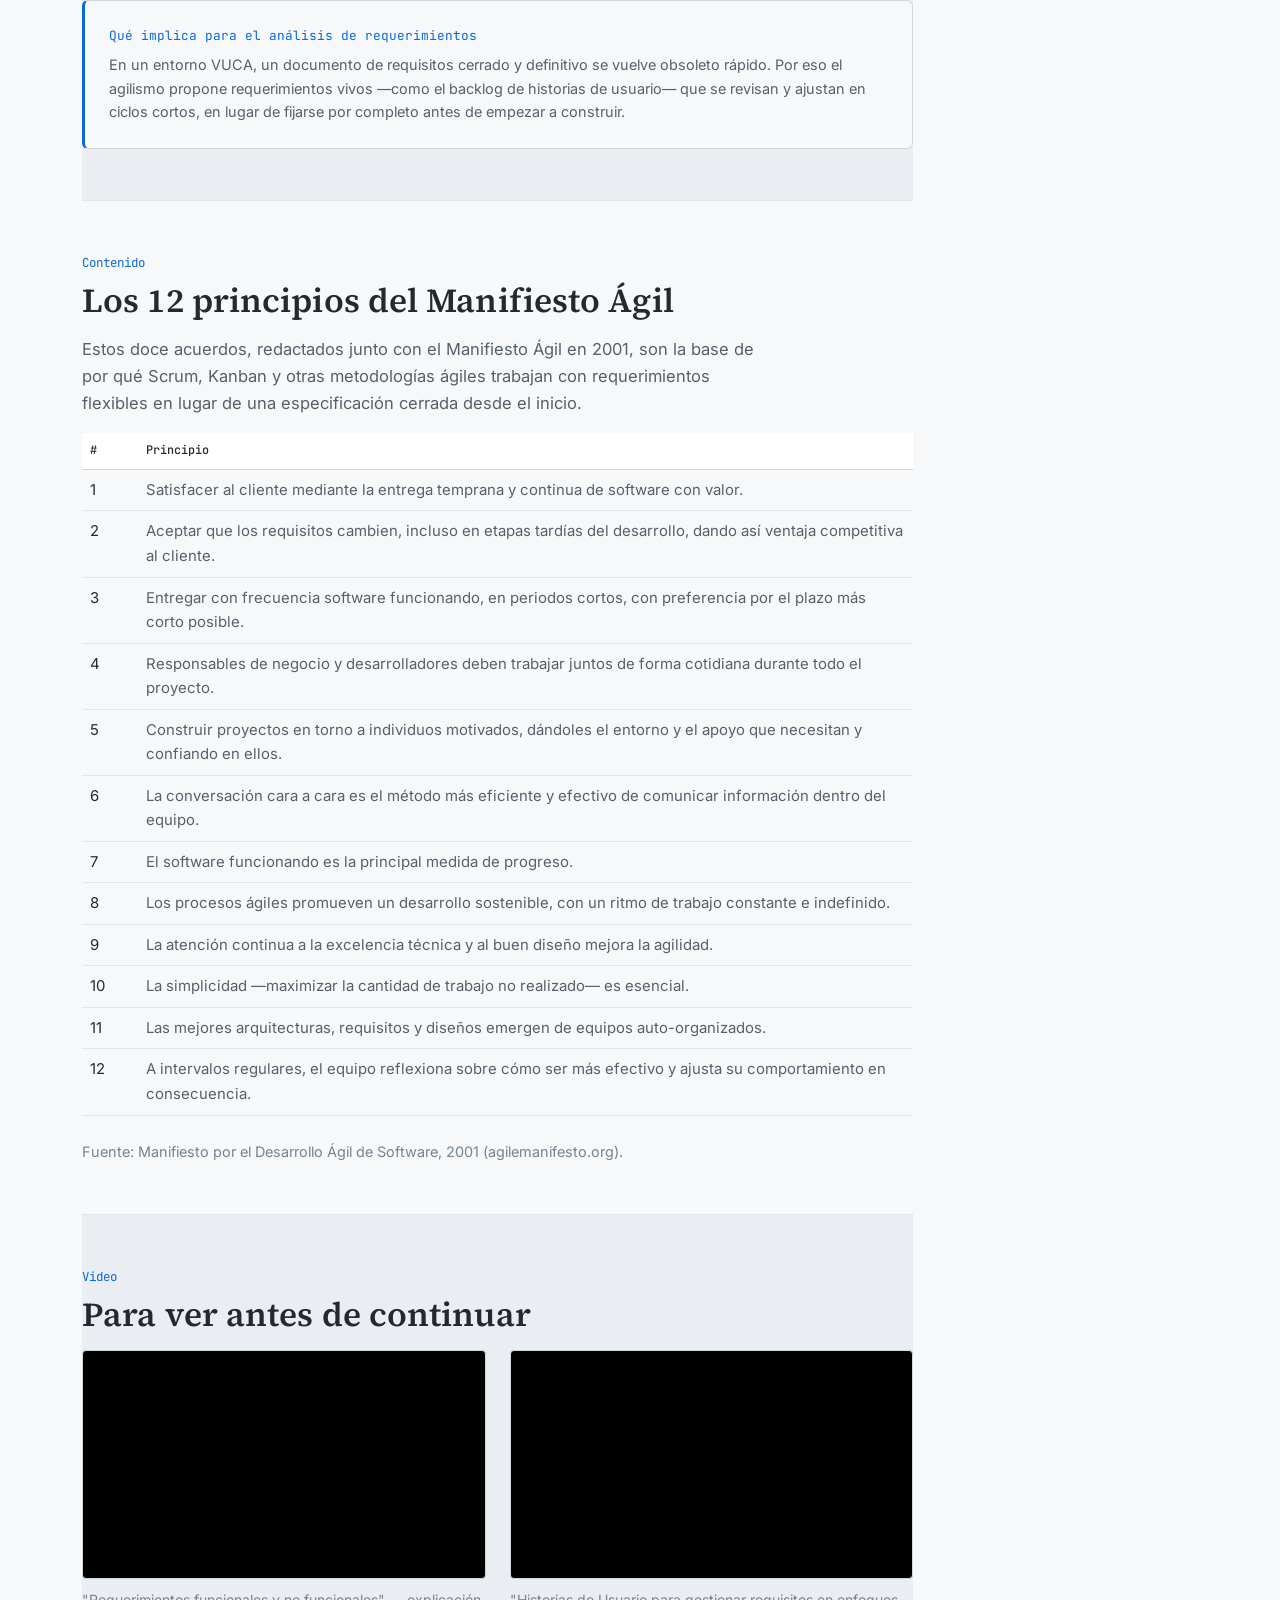
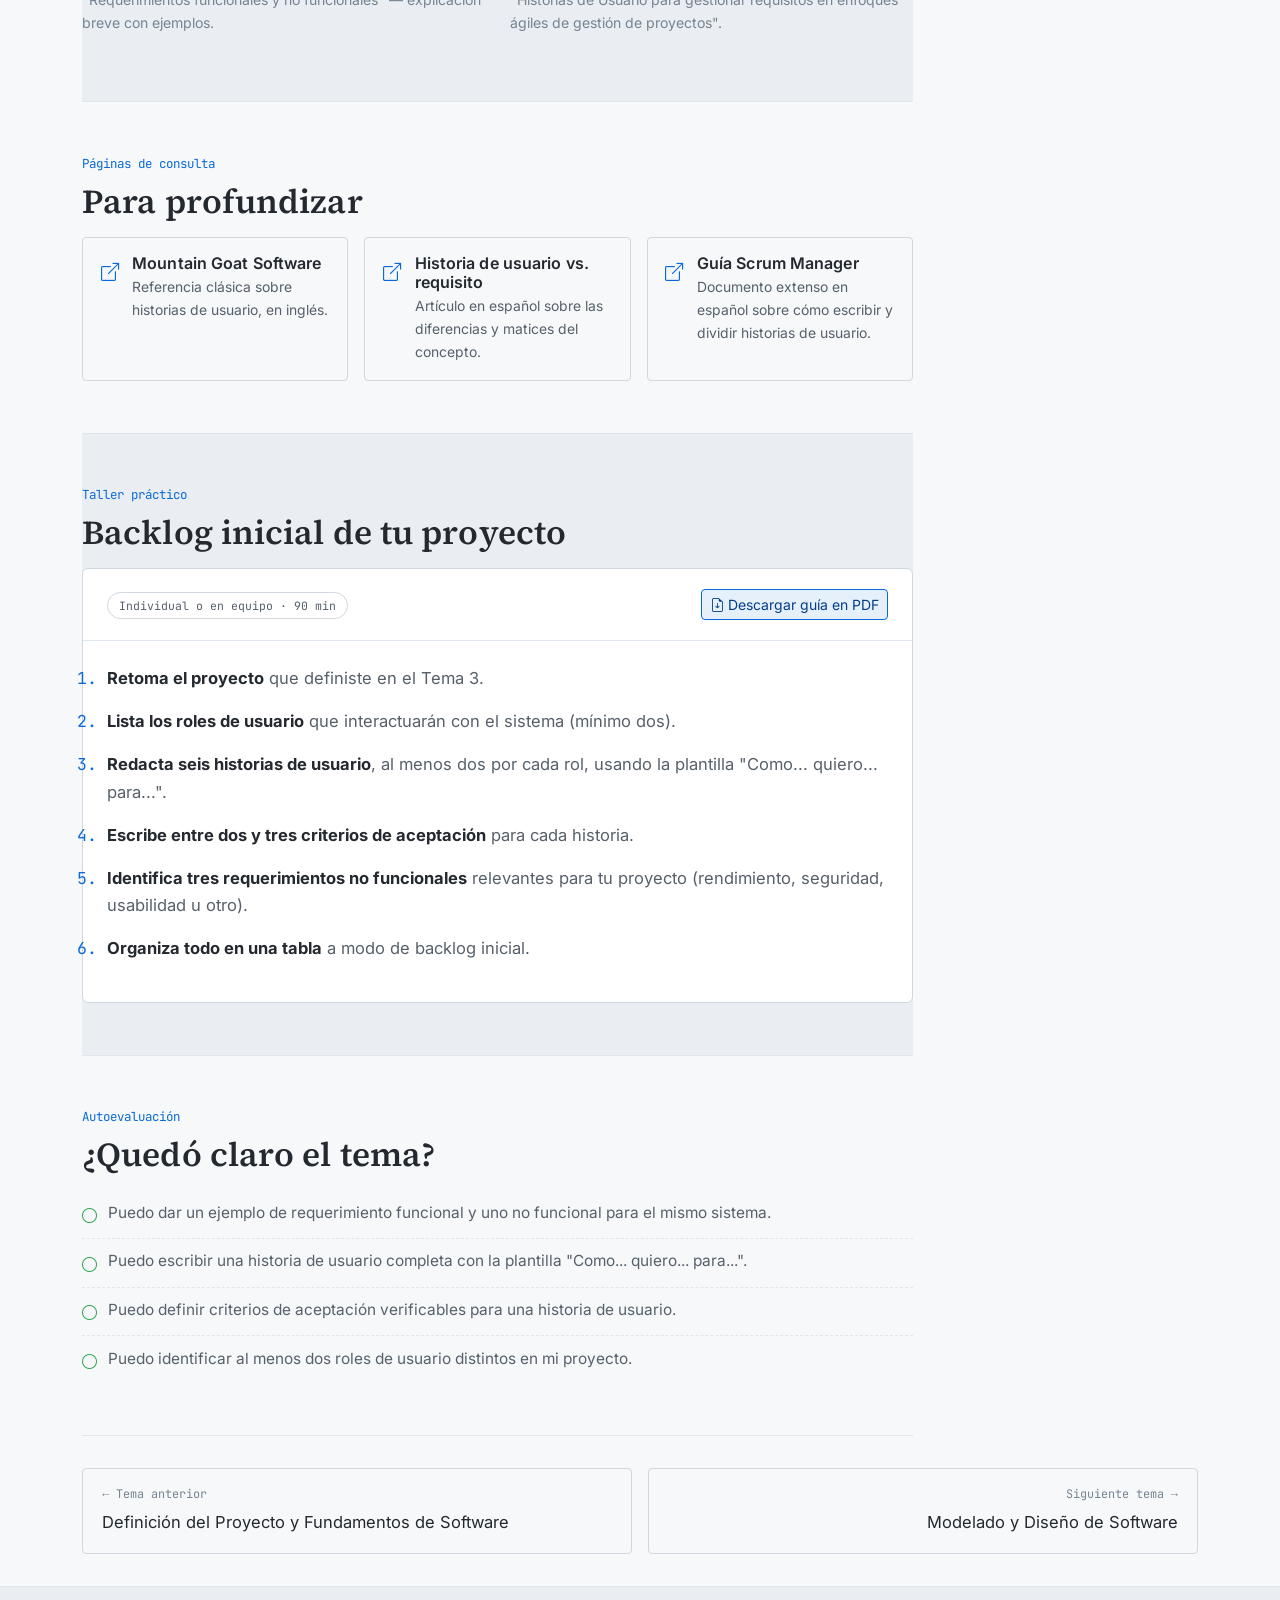
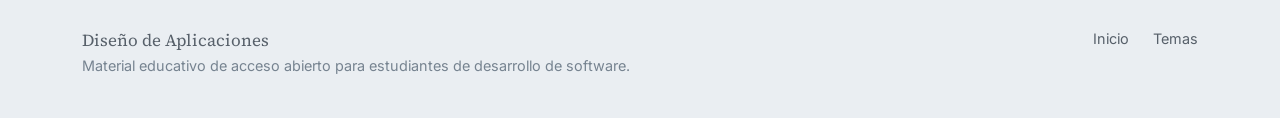
<file: tema-4.html>
<!doctype html>
<html lang="es">
<head>
<meta charset="UTF-8">
<meta name="viewport" content="width=device-width, initial-scale=1">
<title>Tema 4 · Análisis de Requerimientos</title>
<meta name="description" content="Requerimientos funcionales y no funcionales, usuarios, roles, historias de usuario y criterios de aceptación.">
<link rel="stylesheet" href="assets/css/bootstrap.min.css">
<link rel="stylesheet" href="assets/icons/bootstrap-icons.min.css">
<link rel="stylesheet" href="assets/fonts/fonts.css">
<link rel="stylesheet" href="assets/css/style.css">
</head>
<body>

<nav class="navbar navbar-expand-lg navbar-course fixed-top">
  <div class="container">
    <a class="navbar-brand" href="index.html"><span class="brand-mark">DA</span>Diseño de Aplicaciones</a>
    <button class="navbar-toggler" type="button" data-bs-toggle="collapse" data-bs-target="#nav">
      <span class="navbar-toggler-icon"></span>
    </button>
    <div class="collapse navbar-collapse" id="nav">
      <ul class="navbar-nav ms-auto">
        <li class="nav-item"><a class="nav-link" href="index.html">Inicio</a></li>
        <li class="nav-item"><a class="nav-link" href="tema-1.html">1. Historia</a></li>
        <li class="nav-item"><a class="nav-link" href="tema-2.html">2. Arquitectura</a></li>
        <li class="nav-item"><a class="nav-link" href="tema-3.html">3. Proyecto</a></li>
        <li class="nav-item"><a class="nav-link" href="tema-4.html">4. Requerimientos</a></li>
        <li class="nav-item"><a class="nav-link" href="tema-5.html">5. Modelado</a></li>
        <li class="nav-item"><a class="nav-link" href="tema-6.html">6. Git/GitHub</a></li>
        <li class="nav-item">
          <button id="theme-toggle-btn" class="btn btn-outline-soft" onclick="toggleTheme()" style="margin-left: 12px; padding: 8px 14px; font-size: 13px; gap: 6px; display: flex; align-items: center;">
            <i class="bi bi-sun"></i> Claro
          </button>
        </li>
      </ul>
    </div>
  </div>
</nav>

<header class="topic-hero" style="padding-top:7.5rem;">
  <div class="container">
    <span class="topic-num">Tema 04 / 06</span>
    <h1>Análisis de Requerimientos</h1>
    <p class="hero-desc">
      Convertir la idea de proyecto en requerimientos claros: qué debe hacer el sistema,
      qué condiciones de calidad debe cumplir, quiénes lo usarán y cómo se sabrá que una
      funcionalidad está realmente terminada.
    </p>
    <div class="topic-meta">
      <div class="meta-item"><strong>Duración estimada</strong>3 horas</div>
      <div class="meta-item"><strong>Nivel</strong>Intermedio</div>
      <div class="meta-item"><strong>Entregable</strong>Backlog inicial de historias de usuario</div>
    </div>
  </div>
</header>

<div class="container">
  <div class="row">
    <div class="col-lg-9">

      <section class="section" id="objetivos">
        <span class="section-kicker">Objetivos de aprendizaje</span>
        <h2>Qué vas a lograr en este tema</h2>
        <ul class="check-list">
          <li data-toggle-check><i class="bi bi-circle"></i> Diferenciar requerimientos funcionales de requerimientos no funcionales.</li>
          <li data-toggle-check><i class="bi bi-circle"></i> Identificar roles de usuario y sus necesidades específicas frente al sistema.</li>
          <li data-toggle-check><i class="bi bi-circle"></i> Redactar historias de usuario siguiendo un formato estándar.</li>
          <li data-toggle-check><i class="bi bi-circle"></i> Definir criterios de aceptación verificables para una historia de usuario.</li>
        </ul>
      </section>

      <section class="section" id="definiciones">
        <span class="section-kicker">Definiciones clave</span>
        <h2>Vocabulario base del tema</h2>
        <div class="row g-3">
          <div class="col-md-6">
            <div class="def-card"><span class="def-term">Requerimiento funcional</span><p>Describe una función específica que el sistema debe realizar: qué hace, ante qué acción y con qué resultado.</p></div>
          </div>
          <div class="col-md-6">
            <div class="def-card"><span class="def-term">Requerimiento no funcional</span><p>Describe una cualidad o restricción del sistema, como rendimiento, seguridad, usabilidad o disponibilidad, en lugar de una función puntual.</p></div>
          </div>
          <div class="col-md-6">
            <div class="def-card"><span class="def-term">Rol de usuario</span><p>Categoría de persona que interactúa con el sistema desde un mismo conjunto de permisos y necesidades, por ejemplo "administrador" o "cliente".</p></div>
          </div>
          <div class="col-md-6">
            <div class="def-card"><span class="def-term">Historia de usuario</span><p>Descripción breve de una funcionalidad, contada desde la perspectiva de quien la necesita, típicamente en el formato "Como... quiero... para...".</p></div>
          </div>
          <div class="col-md-6">
            <div class="def-card"><span class="def-term">Criterio de aceptación</span><p>Condición concreta y verificable que debe cumplirse para considerar que una historia de usuario está correctamente implementada.</p></div>
          </div>
          <div class="col-md-6">
            <div class="def-card"><span class="def-term">Backlog</span><p>Lista priorizada de historias de usuario y tareas pendientes que el equipo va desarrollando a lo largo del proyecto.</p></div>
          </div>
        </div>
      </section>

      <section class="section section-alt" id="funcionales-no-funcionales">
        <span class="section-kicker">Contenido</span>
        <h2>Funcionales vs. no funcionales</h2>
        <div class="table-responsive">
          <table class="table table-req">
            <thead><tr><th>Tipo</th><th>Responde a</th><th>Ejemplo</th></tr></thead>
            <tbody>
              <tr><td class="strong-cell">Funcional</td><td>¿Qué debe hacer el sistema?</td><td>El sistema debe permitir registrar un nuevo estudiante con nombre, correo y programa académico.</td></tr>
              <tr><td class="strong-cell">No funcional — rendimiento</td><td>¿Con qué rapidez o capacidad?</td><td>El listado de estudiantes debe cargar en menos de dos segundos con hasta 5.000 registros.</td></tr>
              <tr><td class="strong-cell">No funcional — seguridad</td><td>¿Con qué nivel de protección?</td><td>Las contraseñas deben almacenarse cifradas y nunca en texto plano.</td></tr>
              <tr><td class="strong-cell">No funcional — usabilidad</td><td>¿Con qué facilidad de uso?</td><td>Una persona sin formación técnica debe poder completar el registro sin ayuda externa.</td></tr>
            </tbody>
          </table>
        </div>
      </section>

      <section class="section" id="historias-usuario">
        <span class="section-kicker">Contenido</span>
        <h2>Historias de usuario y criterios de aceptación</h2>
        <p class="text-muted-soft container-text">
          Una historia de usuario bien escrita cabe en pocas líneas y siempre deja claro
          el "para qué": el beneficio real que obtiene la persona usuaria, no solo la
          función técnica.
        </p>
        <div class="panel panel-accent mt-3">
          <span class="def-term">Plantilla estándar</span>
          <p class="mb-2" style="font-family:var(--font-mono); font-size:.95rem; color:var(--text);">
            Como &lt;rol de usuario&gt;, quiero &lt;acción o función&gt; para &lt;beneficio esperado&gt;.
          </p>
          <p class="text-muted-soft small mb-0">
            Ejemplo: "Como estudiante, quiero reservar un turno de laboratorio desde mi
            celular, para no tener que hacer la fila presencial."
          </p>
        </div>
        <div class="panel panel-warm mt-3">
          <span class="def-term">Criterios de aceptación de esa historia</span>
          <ul class="mb-0 text-muted-soft small">
            <li>El sistema muestra solo los turnos disponibles del laboratorio seleccionado.</li>
            <li>El estudiante no puede reservar dos turnos que se crucen en el mismo horario.</li>
            <li>Al confirmar la reserva, el sistema envía una notificación de confirmación.</li>
          </ul>
        </div>
      </section>

      <section class="section section-alt" id="vuca-agilismo">
        <span class="section-kicker">Contenido</span>
        <h2>Por qué el agilismo: el entorno VUCA</h2>
        <p class="text-muted-soft container-text">
          Los enfoques ágiles de análisis de requerimientos —como las historias de usuario
          vistas arriba— no surgieron por moda, sino como respuesta a un tipo de entorno
          en el que capturar "todos los requisitos" al inicio, de una vez y para siempre,
          se volvió poco realista. Ese entorno se describe con el acrónimo <strong>VUCA</strong>.
        </p>

        <div class="row g-3 mt-2">
          <div class="col-md-6">
            <div class="def-card">
              <span class="def-term">V · Volatilidad (Volatility)</span>
              <p>Los requisitos, la tecnología y el mercado cambian con velocidad y de forma poco predecible; lo que hoy es válido puede no serlo en unas semanas.</p>
            </div>
          </div>
          <div class="col-md-6">
            <div class="def-card">
              <span class="def-term">U · Incertidumbre (Uncertainty)</span>
              <p>No siempre es posible anticipar el efecto de una decisión ni conocer con certeza qué necesitará el usuario más adelante.</p>
            </div>
          </div>
          <div class="col-md-6">
            <div class="def-card">
              <span class="def-term">C · Complejidad (Complexity)</span>
              <p>Los sistemas de software modernos integran muchas partes interdependientes (personas, procesos, tecnologías), lo que dificulta predecir el impacto total de un cambio.</p>
            </div>
          </div>
          <div class="col-md-6">
            <div class="def-card">
              <span class="def-term">A · Ambigüedad (Ambiguity)</span>
              <p>La información disponible puede interpretarse de más de una forma; el problema mismo, a veces, no está del todo claro al comenzar.</p>
            </div>
          </div>
        </div>

        <div class="panel panel-accent mt-4">
          <span class="def-term">Qué implica para el análisis de requerimientos</span>
          <p class="text-muted-soft small mb-0">
            En un entorno VUCA, un documento de requisitos cerrado y definitivo se vuelve
            obsoleto rápido. Por eso el agilismo propone requerimientos vivos —como el
            backlog de historias de usuario— que se revisan y ajustan en ciclos cortos,
            en lugar de fijarse por completo antes de empezar a construir.
          </p>
        </div>
      </section>

      <section class="section" id="doce-principios">
        <span class="section-kicker">Contenido</span>
        <h2>Los 12 principios del Manifiesto Ágil</h2>
        <p class="text-muted-soft container-text">
          Estos doce acuerdos, redactados junto con el Manifiesto Ágil en 2001, son la
          base de por qué Scrum, Kanban y otras metodologías ágiles trabajan con
          requerimientos flexibles en lugar de una especificación cerrada desde el inicio.
        </p>
        <div class="table-responsive mt-3">
          <table class="table table-req">
            <thead><tr><th style="width:3.5rem;">#</th><th>Principio</th></tr></thead>
            <tbody>
              <tr><td class="strong-cell">1</td><td>Satisfacer al cliente mediante la entrega temprana y continua de software con valor.</td></tr>
              <tr><td class="strong-cell">2</td><td>Aceptar que los requisitos cambien, incluso en etapas tardías del desarrollo, dando así ventaja competitiva al cliente.</td></tr>
              <tr><td class="strong-cell">3</td><td>Entregar con frecuencia software funcionando, en periodos cortos, con preferencia por el plazo más corto posible.</td></tr>
              <tr><td class="strong-cell">4</td><td>Responsables de negocio y desarrolladores deben trabajar juntos de forma cotidiana durante todo el proyecto.</td></tr>
              <tr><td class="strong-cell">5</td><td>Construir proyectos en torno a individuos motivados, dándoles el entorno y el apoyo que necesitan y confiando en ellos.</td></tr>
              <tr><td class="strong-cell">6</td><td>La conversación cara a cara es el método más eficiente y efectivo de comunicar información dentro del equipo.</td></tr>
              <tr><td class="strong-cell">7</td><td>El software funcionando es la principal medida de progreso.</td></tr>
              <tr><td class="strong-cell">8</td><td>Los procesos ágiles promueven un desarrollo sostenible, con un ritmo de trabajo constante e indefinido.</td></tr>
              <tr><td class="strong-cell">9</td><td>La atención continua a la excelencia técnica y al buen diseño mejora la agilidad.</td></tr>
              <tr><td class="strong-cell">10</td><td>La simplicidad —maximizar la cantidad de trabajo no realizado— es esencial.</td></tr>
              <tr><td class="strong-cell">11</td><td>Las mejores arquitecturas, requisitos y diseños emergen de equipos auto-organizados.</td></tr>
              <tr><td class="strong-cell">12</td><td>A intervalos regulares, el equipo reflexiona sobre cómo ser más efectivo y ajusta su comportamiento en consecuencia.</td></tr>
            </tbody>
          </table>
        </div>
        <p class="text-faint small mt-2 mb-0">Fuente: Manifiesto por el Desarrollo Ágil de Software, 2001 (agilemanifesto.org).</p>
      </section>

      <section class="section section-alt" id="videos">
        <span class="section-kicker">Video</span>
        <h2>Para ver antes de continuar</h2>
        <div class="row g-4">
          <div class="col-md-6">
            <div class="video-frame">
              <iframe src="https://www.youtube.com/embed/VXsJGbxJjrM" title="Requerimientos funcionales y no funcionales" allowfullscreen loading="lazy"></iframe>
            </div>
            <p class="video-caption">"Requerimientos funcionales y no funcionales" — explicación breve con ejemplos.</p>
          </div>
          <div class="col-md-6">
            <div class="video-frame">
              <iframe src="https://www.youtube.com/embed/V8rMxV7pQFA" title="Historias de usuario en enfoques ágiles" allowfullscreen loading="lazy"></iframe>
            </div>
            <p class="video-caption">"Historias de Usuario para gestionar requisitos en enfoques ágiles de gestión de proyectos".</p>
          </div>
        </div>
      </section>

      <section class="section" id="recursos">
        <span class="section-kicker">Páginas de consulta</span>
        <h2>Para profundizar</h2>
        <div class="row g-3">
          <div class="col-md-4">
            <a class="resource-link" href="https://www.mountaingoatsoftware.com/agile/user-stories" target="_blank" rel="noopener">
              <i class="bi bi-box-arrow-up-right"></i>
              <div><h4>Mountain Goat Software</h4><p>Referencia clásica sobre historias de usuario, en inglés.</p></div>
            </a>
          </div>
          <div class="col-md-4">
            <a class="resource-link" href="https://javiergarzas.com/2011/12/historia-de-usuario-diferente-de-requisito.html" target="_blank" rel="noopener">
              <i class="bi bi-box-arrow-up-right"></i>
              <div><h4>Historia de usuario vs. requisito</h4><p>Artículo en español sobre las diferencias y matices del concepto.</p></div>
            </a>
          </div>
          <div class="col-md-4">
            <a class="resource-link" href="https://www.scrummanager.com/files/scrum_manager_historias_usuario.pdf" target="_blank" rel="noopener">
              <i class="bi bi-box-arrow-up-right"></i>
              <div><h4>Guía Scrum Manager</h4><p>Documento extenso en español sobre cómo escribir y dividir historias de usuario.</p></div>
            </a>
          </div>
        </div>
      </section>

      <section class="section section-alt" id="taller">
        <span class="section-kicker">Taller práctico</span>
        <h2>Backlog inicial de tu proyecto</h2>
        <div class="workshop-box">
          <div class="workshop-head">
            <div><span class="badge-level">Individual o en equipo · 90 min</span></div>
            <a href="assets/pdf/taller-tema4.pdf" class="btn btn-accent btn-sm" download>
              <i class="bi bi-file-earmark-arrow-down"></i> Descargar guía en PDF
            </a>
          </div>
          <ol class="workshop-steps">
            <li><strong>Retoma el proyecto</strong> que definiste en el Tema 3.</li>
            <li><strong>Lista los roles de usuario</strong> que interactuarán con el sistema (mínimo dos).</li>
            <li><strong>Redacta seis historias de usuario</strong>, al menos dos por cada rol, usando la plantilla "Como... quiero... para...".</li>
            <li><strong>Escribe entre dos y tres criterios de aceptación</strong> para cada historia.</li>
            <li><strong>Identifica tres requerimientos no funcionales</strong> relevantes para tu proyecto (rendimiento, seguridad, usabilidad u otro).</li>
            <li><strong>Organiza todo en una tabla</strong> a modo de backlog inicial.</li>
          </ol>
        </div>
      </section>

      <section class="section" id="autoevaluacion">
        <span class="section-kicker">Autoevaluación</span>
        <h2>¿Quedó claro el tema?</h2>
        <ul class="check-list">
          <li data-toggle-check><i class="bi bi-circle"></i> Puedo dar un ejemplo de requerimiento funcional y uno no funcional para el mismo sistema.</li>
          <li data-toggle-check><i class="bi bi-circle"></i> Puedo escribir una historia de usuario completa con la plantilla "Como... quiero... para...".</li>
          <li data-toggle-check><i class="bi bi-circle"></i> Puedo definir criterios de aceptación verificables para una historia de usuario.</li>
          <li data-toggle-check><i class="bi bi-circle"></i> Puedo identificar al menos dos roles de usuario distintos en mi proyecto.</li>
        </ul>
      </section>

    </div>

    <div class="col-lg-3 d-none d-lg-block">
      <nav class="toc">
        <span class="toc-title">En este tema</span>
        <a href="#objetivos">Objetivos</a>
        <a href="#definiciones">Definiciones clave</a>
        <a href="#funcionales-no-funcionales">Funcionales vs. no funcionales</a>
        <a href="#historias-usuario">Historias de usuario</a>
        <a href="#vuca-agilismo">Agilismo y entorno VUCA</a>
        <a href="#doce-principios">12 principios del Manifiesto Ágil</a>
        <a href="#videos">Video</a>
        <a href="#recursos">Recursos de consulta</a>
        <a href="#taller">Taller práctico</a>
        <a href="#autoevaluacion">Autoevaluación</a>
      </nav>
    </div>
  </div>
</div>

<div class="container">
  <div class="topic-pager">
    <a href="tema-3.html" class="pager-link">
      <span class="pager-label">← Tema anterior</span>
      Definición del Proyecto y Fundamentos de Software
    </a>
    <a href="tema-5.html" class="pager-link text-end">
      <span class="pager-label">Siguiente tema →</span>
      Modelado y Diseño de Software
    </a>
  </div>
</div>

<footer class="site-footer">
  <div class="container d-flex flex-wrap justify-content-between gap-3">
    <div>
      <div style="color:var(--text-muted); font-family: var(--font-head); font-size:1.05rem;">Diseño de Aplicaciones</div>
      <div>Material educativo de acceso abierto para estudiantes de desarrollo de software.</div>
    </div>
    <div class="d-flex gap-4">
      <a href="index.html">Inicio</a>
      <a href="tema-1.html">Temas</a>
    </div>
  </div>
</footer>

<script src="assets/js/bootstrap.bundle.min.js"></script>
<script src="assets/js/main.js"></script>
<script src="assets/js/theme-toggle.js"></script>
</body>
</html>
</file>
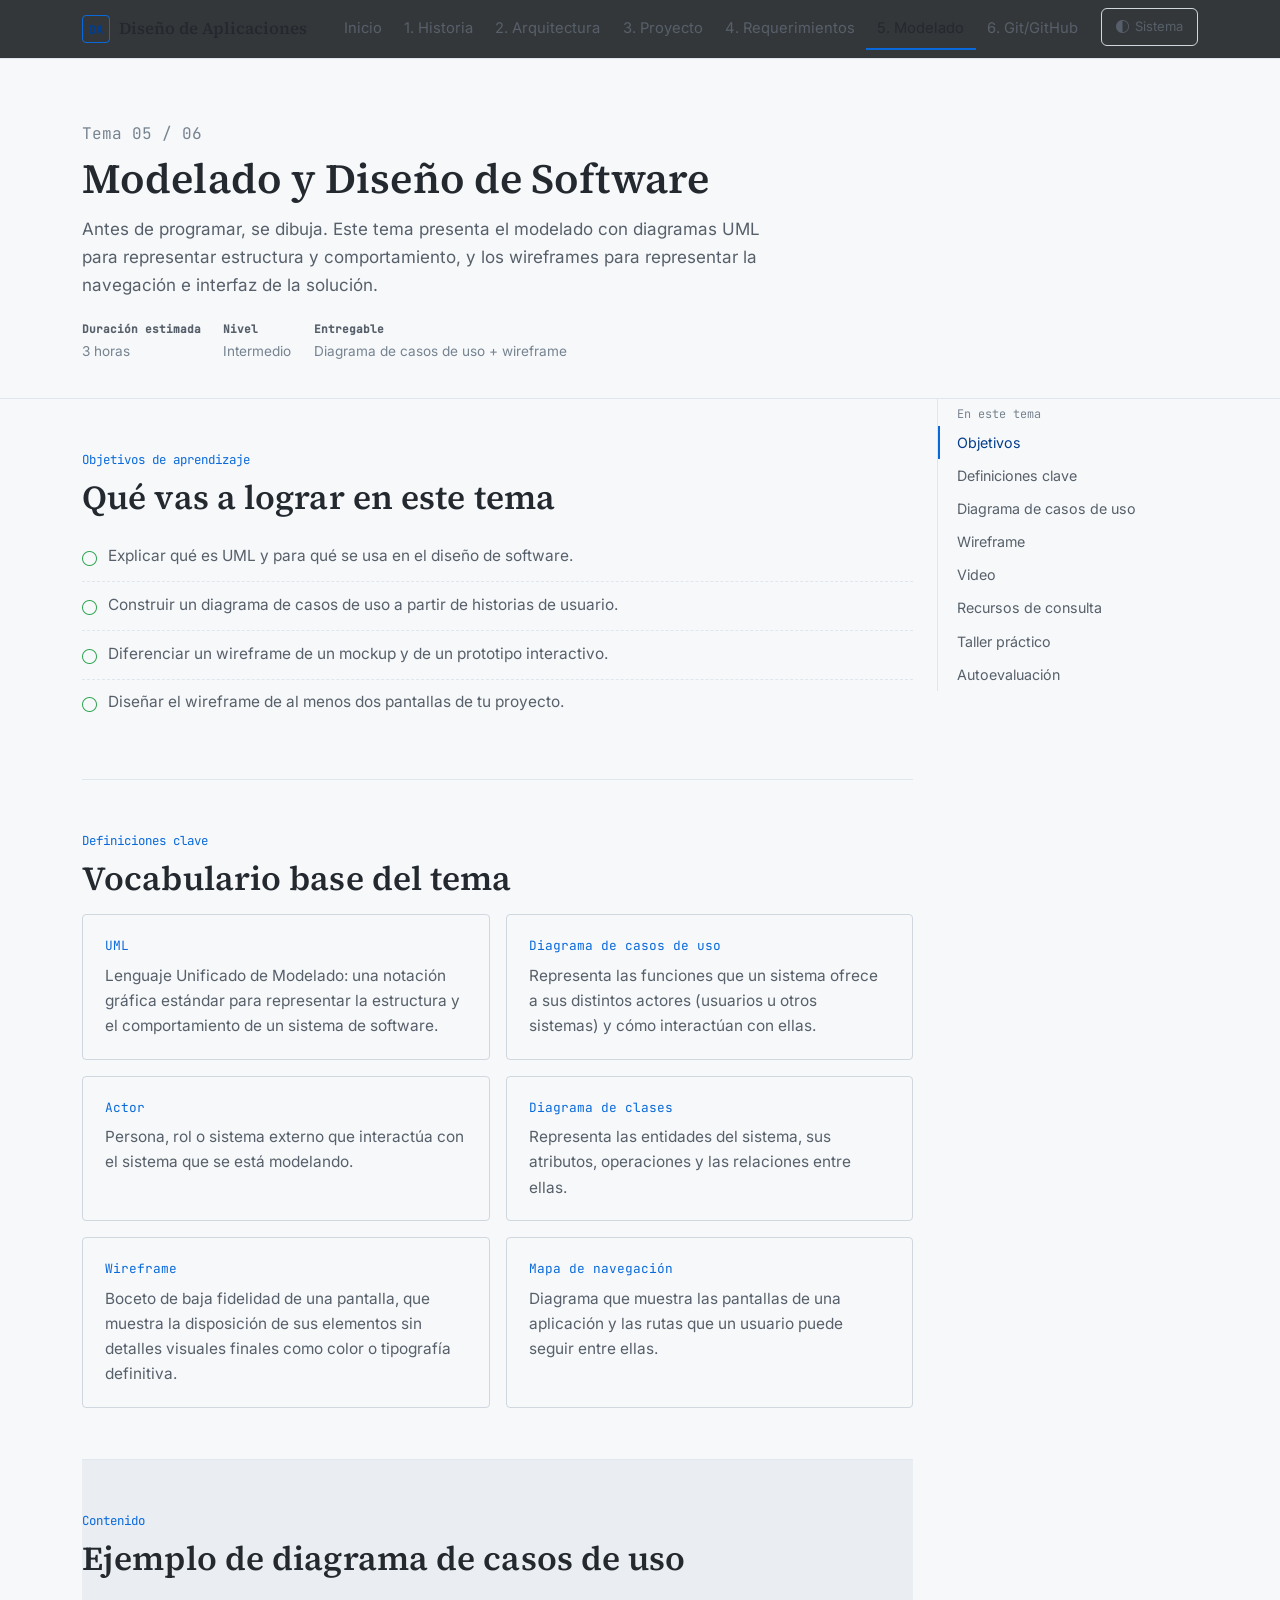
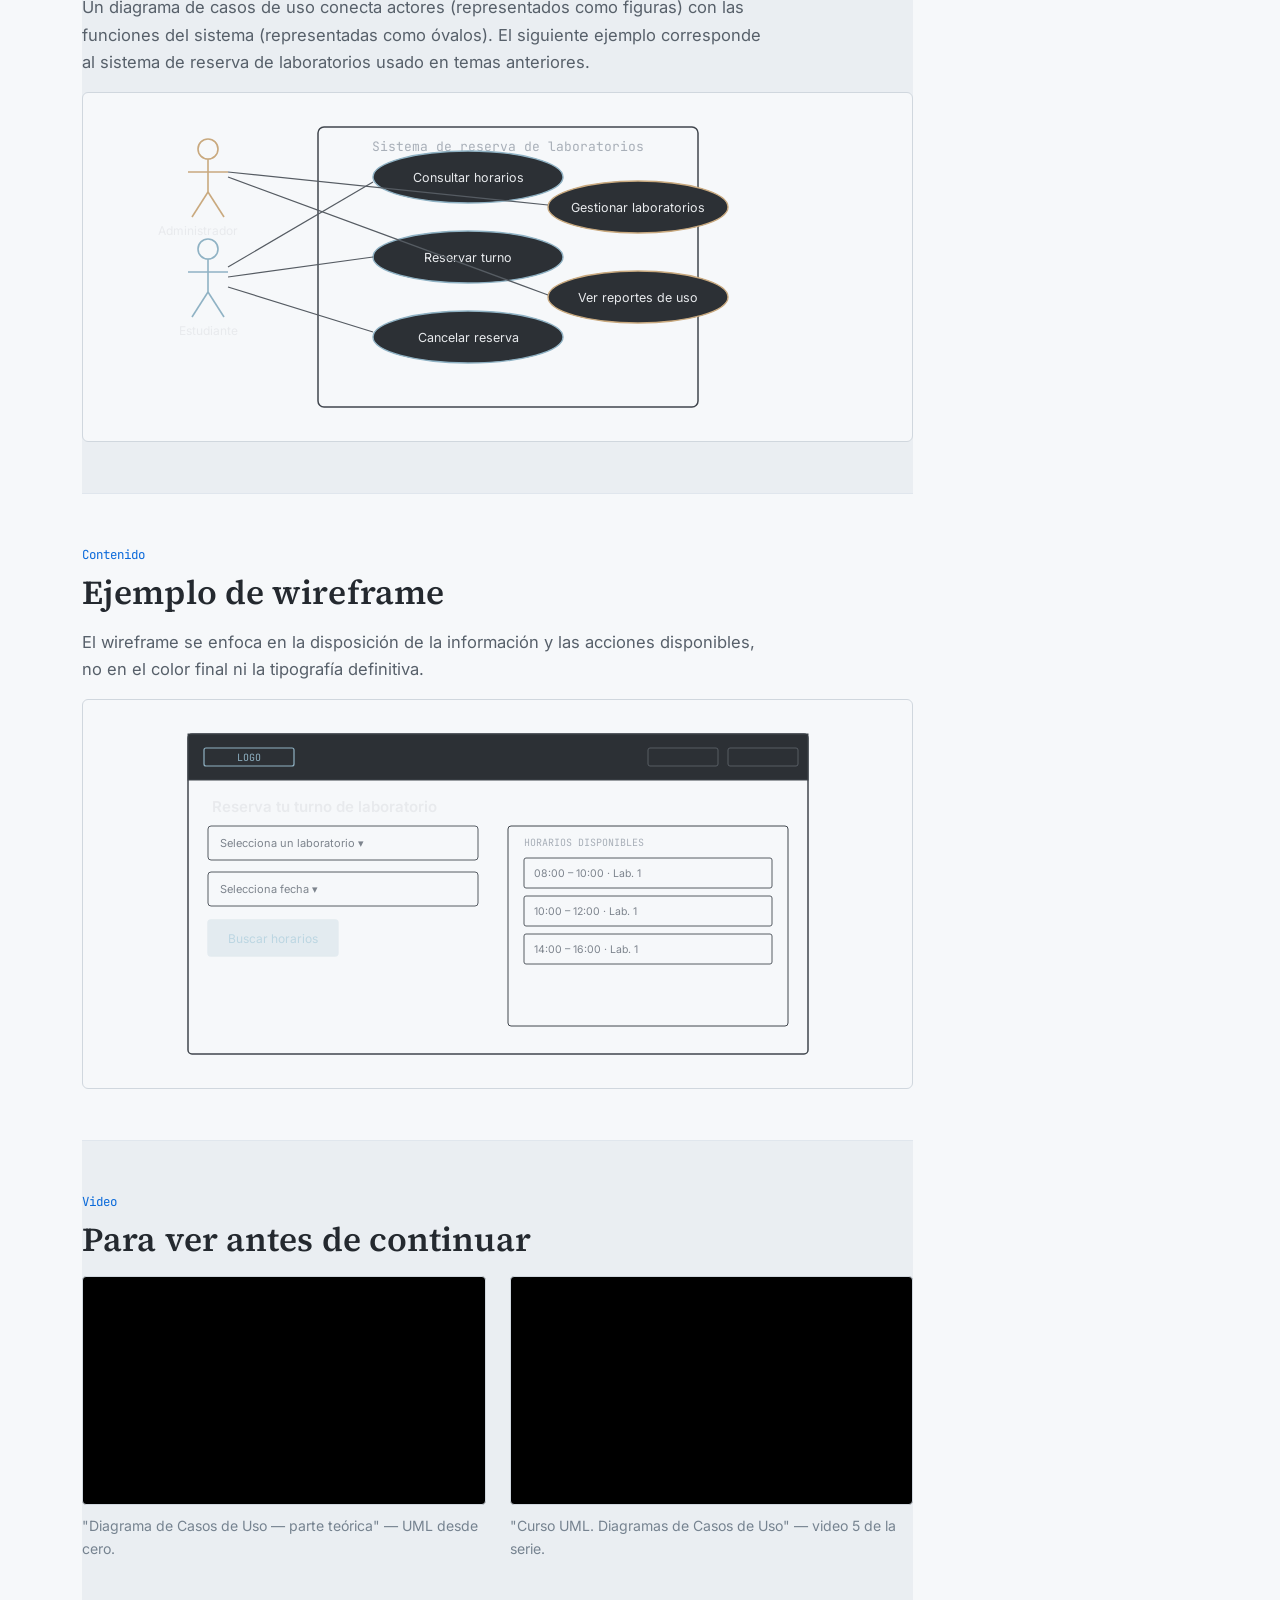
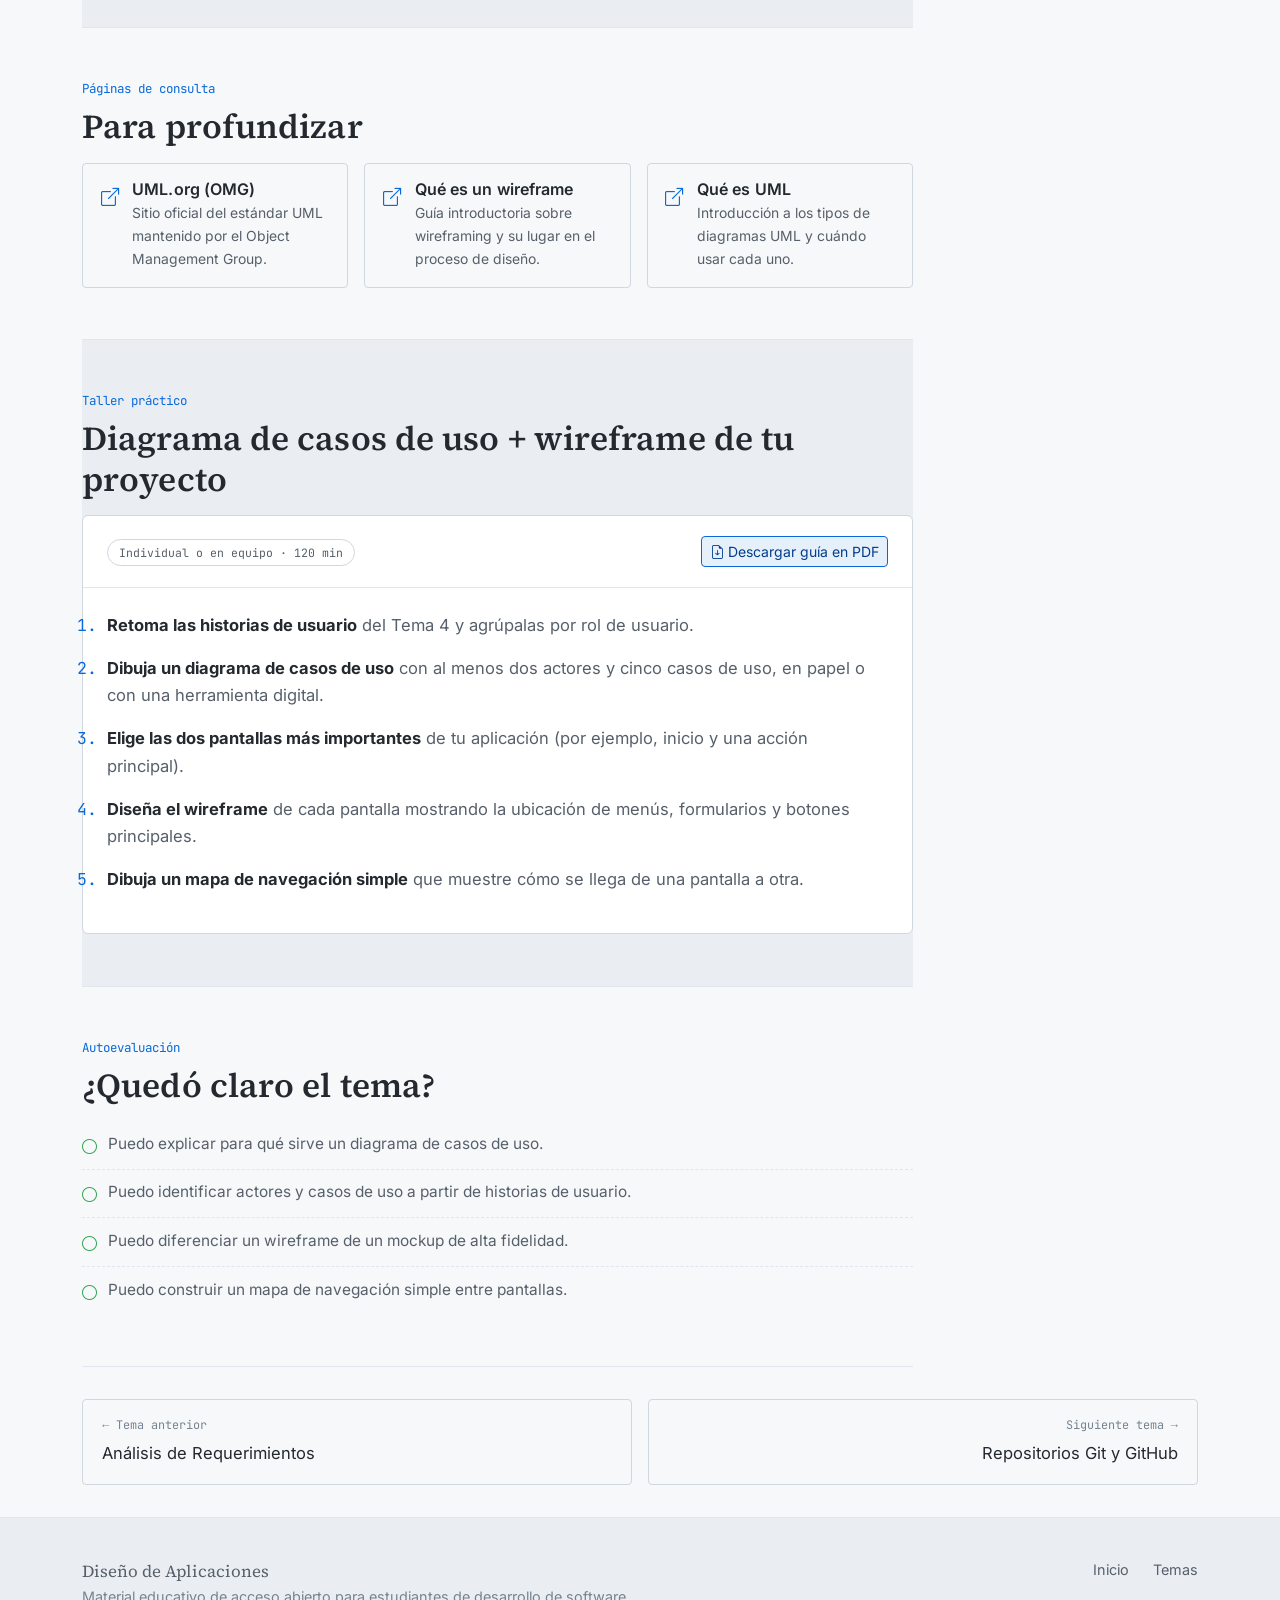
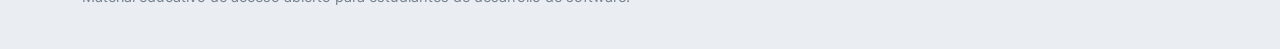
<file: tema-5.html>
<!doctype html>
<html lang="es">
<head>
<meta charset="UTF-8">
<meta name="viewport" content="width=device-width, initial-scale=1">
<title>Tema 5 · Modelado y Diseño de Software</title>
<meta name="description" content="Modelado de la estructura, funcionamiento, componentes y navegación del sistema mediante diagramas y wireframes.">
<link rel="stylesheet" href="assets/css/bootstrap.min.css">
<link rel="stylesheet" href="assets/icons/bootstrap-icons.min.css">
<link rel="stylesheet" href="assets/fonts/fonts.css">
<link rel="stylesheet" href="assets/css/style.css">
</head>
<body>

<nav class="navbar navbar-expand-lg navbar-course fixed-top">
  <div class="container">
    <a class="navbar-brand" href="index.html"><span class="brand-mark">DA</span>Diseño de Aplicaciones</a>
    <button class="navbar-toggler" type="button" data-bs-toggle="collapse" data-bs-target="#nav">
      <span class="navbar-toggler-icon"></span>
    </button>
    <div class="collapse navbar-collapse" id="nav">
      <ul class="navbar-nav ms-auto">
        <li class="nav-item"><a class="nav-link" href="index.html">Inicio</a></li>
        <li class="nav-item"><a class="nav-link" href="tema-1.html">1. Historia</a></li>
        <li class="nav-item"><a class="nav-link" href="tema-2.html">2. Arquitectura</a></li>
        <li class="nav-item"><a class="nav-link" href="tema-3.html">3. Proyecto</a></li>
        <li class="nav-item"><a class="nav-link" href="tema-4.html">4. Requerimientos</a></li>
        <li class="nav-item"><a class="nav-link" href="tema-5.html">5. Modelado</a></li>
        <li class="nav-item"><a class="nav-link" href="tema-6.html">6. Git/GitHub</a></li>
        <li class="nav-item">
          <button id="theme-toggle-btn" class="btn btn-outline-soft" onclick="toggleTheme()" style="margin-left: 12px; padding: 8px 14px; font-size: 13px; gap: 6px; display: flex; align-items: center;">
            <i class="bi bi-sun"></i> Claro
          </button>
        </li>
      </ul>
    </div>
  </div>
</nav>

<header class="topic-hero" style="padding-top:7.5rem;">
  <div class="container">
    <span class="topic-num">Tema 05 / 06</span>
    <h1>Modelado y Diseño de Software</h1>
    <p class="hero-desc">
      Antes de programar, se dibuja. Este tema presenta el modelado con diagramas UML
      para representar estructura y comportamiento, y los wireframes para representar
      la navegación e interfaz de la solución.
    </p>
    <div class="topic-meta">
      <div class="meta-item"><strong>Duración estimada</strong>3 horas</div>
      <div class="meta-item"><strong>Nivel</strong>Intermedio</div>
      <div class="meta-item"><strong>Entregable</strong>Diagrama de casos de uso + wireframe</div>
    </div>
  </div>
</header>

<div class="container">
  <div class="row">
    <div class="col-lg-9">

      <section class="section" id="objetivos">
        <span class="section-kicker">Objetivos de aprendizaje</span>
        <h2>Qué vas a lograr en este tema</h2>
        <ul class="check-list">
          <li data-toggle-check><i class="bi bi-circle"></i> Explicar qué es UML y para qué se usa en el diseño de software.</li>
          <li data-toggle-check><i class="bi bi-circle"></i> Construir un diagrama de casos de uso a partir de historias de usuario.</li>
          <li data-toggle-check><i class="bi bi-circle"></i> Diferenciar un wireframe de un mockup y de un prototipo interactivo.</li>
          <li data-toggle-check><i class="bi bi-circle"></i> Diseñar el wireframe de al menos dos pantallas de tu proyecto.</li>
        </ul>
      </section>

      <section class="section" id="definiciones">
        <span class="section-kicker">Definiciones clave</span>
        <h2>Vocabulario base del tema</h2>
        <div class="row g-3">
          <div class="col-md-6">
            <div class="def-card"><span class="def-term">UML</span><p>Lenguaje Unificado de Modelado: una notación gráfica estándar para representar la estructura y el comportamiento de un sistema de software.</p></div>
          </div>
          <div class="col-md-6">
            <div class="def-card"><span class="def-term">Diagrama de casos de uso</span><p>Representa las funciones que un sistema ofrece a sus distintos actores (usuarios u otros sistemas) y cómo interactúan con ellas.</p></div>
          </div>
          <div class="col-md-6">
            <div class="def-card"><span class="def-term">Actor</span><p>Persona, rol o sistema externo que interactúa con el sistema que se está modelando.</p></div>
          </div>
          <div class="col-md-6">
            <div class="def-card"><span class="def-term">Diagrama de clases</span><p>Representa las entidades del sistema, sus atributos, operaciones y las relaciones entre ellas.</p></div>
          </div>
          <div class="col-md-6">
            <div class="def-card"><span class="def-term">Wireframe</span><p>Boceto de baja fidelidad de una pantalla, que muestra la disposición de sus elementos sin detalles visuales finales como color o tipografía definitiva.</p></div>
          </div>
          <div class="col-md-6">
            <div class="def-card"><span class="def-term">Mapa de navegación</span><p>Diagrama que muestra las pantallas de una aplicación y las rutas que un usuario puede seguir entre ellas.</p></div>
          </div>
        </div>
      </section>

      <section class="section section-alt" id="diagrama-casos-uso">
        <span class="section-kicker">Contenido</span>
        <h2>Ejemplo de diagrama de casos de uso</h2>
        <p class="text-muted-soft container-text">
          Un diagrama de casos de uso conecta actores (representados como figuras) con
          las funciones del sistema (representadas como óvalos). El siguiente ejemplo
          corresponde al sistema de reserva de laboratorios usado en temas anteriores.
        </p>
        <div class="panel mt-3" style="overflow-x:auto;">
          <svg viewBox="0 0 720 300" xmlns="http://www.w3.org/2000/svg" style="width:100%; max-width:720px; display:block; margin:0 auto;">
            <rect x="180" y="10" width="380" height="280" rx="6" fill="none" stroke="#40464d" stroke-width="1.5"/>
            <text x="370" y="34" text-anchor="middle" fill="#a8afb8" font-family="JetBrains Mono, monospace" font-size="13">Sistema de reserva de laboratorios</text>

            <!-- Actor Estudiante -->
            <g transform="translate(50,120)">
              <circle cx="20" cy="12" r="10" fill="none" stroke="#8fb2c4" stroke-width="1.6"/>
              <line x1="20" y1="22" x2="20" y2="55" stroke="#8fb2c4" stroke-width="1.6"/>
              <line x1="0" y1="35" x2="40" y2="35" stroke="#8fb2c4" stroke-width="1.6"/>
              <line x1="20" y1="55" x2="4" y2="80" stroke="#8fb2c4" stroke-width="1.6"/>
              <line x1="20" y1="55" x2="36" y2="80" stroke="#8fb2c4" stroke-width="1.6"/>
              <text x="20" y="98" text-anchor="middle" fill="#e8eaed" font-family="Inter, sans-serif" font-size="12">Estudiante</text>
            </g>

            <!-- Actor Administrador -->
            <g transform="translate(50,20)">
              <circle cx="20" cy="12" r="10" fill="none" stroke="#c9a97e" stroke-width="1.6"/>
              <line x1="20" y1="22" x2="20" y2="55" stroke="#c9a97e" stroke-width="1.6"/>
              <line x1="0" y1="35" x2="40" y2="35" stroke="#c9a97e" stroke-width="1.6"/>
              <line x1="20" y1="55" x2="4" y2="80" stroke="#c9a97e" stroke-width="1.6"/>
              <line x1="20" y1="55" x2="36" y2="80" stroke="#c9a97e" stroke-width="1.6"/>
              <text x="10" y="98" text-anchor="middle" fill="#e8eaed" font-family="Inter, sans-serif" font-size="12">Administrador</text>
            </g>

            <!-- Casos de uso -->
            <ellipse cx="330" cy="60" rx="95" ry="26" fill="#2c3035" stroke="#8fb2c4" stroke-width="1.4"/>
            <text x="330" y="65" text-anchor="middle" fill="#e8eaed" font-family="Inter, sans-serif" font-size="12.5">Consultar horarios</text>

            <ellipse cx="330" cy="140" rx="95" ry="26" fill="#2c3035" stroke="#8fb2c4" stroke-width="1.4"/>
            <text x="330" y="145" text-anchor="middle" fill="#e8eaed" font-family="Inter, sans-serif" font-size="12.5">Reservar turno</text>

            <ellipse cx="330" cy="220" rx="95" ry="26" fill="#2c3035" stroke="#8fb2c4" stroke-width="1.4"/>
            <text x="330" y="225" text-anchor="middle" fill="#e8eaed" font-family="Inter, sans-serif" font-size="12.5">Cancelar reserva</text>

            <ellipse cx="500" cy="90" rx="90" ry="26" fill="#2c3035" stroke="#c9a97e" stroke-width="1.4"/>
            <text x="500" y="95" text-anchor="middle" fill="#e8eaed" font-family="Inter, sans-serif" font-size="12.5">Gestionar laboratorios</text>

            <ellipse cx="500" cy="180" rx="90" ry="26" fill="#2c3035" stroke="#c9a97e" stroke-width="1.4"/>
            <text x="500" y="185" text-anchor="middle" fill="#e8eaed" font-family="Inter, sans-serif" font-size="12.5">Ver reportes de uso</text>

            <!-- líneas de asociación -->
            <line x1="90" y1="150" x2="235" y2="65" stroke="#565c63" stroke-width="1.2"/>
            <line x1="90" y1="160" x2="235" y2="140" stroke="#565c63" stroke-width="1.2"/>
            <line x1="90" y1="170" x2="235" y2="215" stroke="#565c63" stroke-width="1.2"/>
            <line x1="90" y1="55" x2="410" y2="88" stroke="#565c63" stroke-width="1.2"/>
            <line x1="90" y1="60" x2="410" y2="178" stroke="#565c63" stroke-width="1.2"/>
          </svg>
        </div>
      </section>

      <section class="section" id="wireframe">
        <span class="section-kicker">Contenido</span>
        <h2>Ejemplo de wireframe</h2>
        <p class="text-muted-soft container-text">
          El wireframe se enfoca en la disposición de la información y las acciones
          disponibles, no en el color final ni la tipografía definitiva.
        </p>
        <div class="panel mt-3" style="overflow-x:auto;">
          <svg viewBox="0 0 640 340" xmlns="http://www.w3.org/2000/svg" style="width:100%; max-width:640px; display:block; margin:0 auto;">
            <rect x="10" y="10" width="620" height="320" rx="4" fill="none" stroke="#40464d" stroke-width="1.5"/>
            <rect x="10" y="10" width="620" height="46" fill="#2c3035" stroke="#40464d" stroke-width="1"/>
            <rect x="26" y="24" width="90" height="18" rx="2" fill="none" stroke="#8fb2c4" stroke-width="1.2"/>
            <text x="71" y="37" text-anchor="middle" fill="#8fb2c4" font-family="JetBrains Mono, monospace" font-size="10">LOGO</text>
            <rect x="470" y="24" width="70" height="18" rx="2" fill="none" stroke="#565c63" stroke-width="1"/>
            <rect x="550" y="24" width="70" height="18" rx="2" fill="none" stroke="#565c63" stroke-width="1"/>

            <text x="34" y="88" fill="#e8eaed" font-family="Inter, sans-serif" font-size="15" font-weight="600">Reserva tu turno de laboratorio</text>

            <rect x="30" y="102" width="270" height="34" rx="3" fill="none" stroke="#565c63" stroke-width="1"/>
            <text x="42" y="123" fill="#7d848d" font-family="Inter, sans-serif" font-size="11">Selecciona un laboratorio ▾</text>

            <rect x="30" y="148" width="270" height="34" rx="3" fill="none" stroke="#565c63" stroke-width="1"/>
            <text x="42" y="169" fill="#7d848d" font-family="Inter, sans-serif" font-size="11">Selecciona fecha ▾</text>

            <rect x="30" y="196" width="130" height="36" rx="3" fill="#8fb2c4" opacity="0.18" stroke="#8fb2c4" stroke-width="1.4"/>
            <text x="95" y="219" text-anchor="middle" fill="#bcd6e2" font-family="Inter, sans-serif" font-size="12">Buscar horarios</text>

            <rect x="330" y="102" width="280" height="200" rx="3" fill="none" stroke="#40464d" stroke-width="1"/>
            <text x="346" y="122" fill="#a8afb8" font-family="JetBrains Mono, monospace" font-size="10">HORARIOS DISPONIBLES</text>
            <rect x="346" y="134" width="248" height="30" rx="2" fill="none" stroke="#565c63" stroke-width="1"/>
            <rect x="346" y="172" width="248" height="30" rx="2" fill="none" stroke="#565c63" stroke-width="1"/>
            <rect x="346" y="210" width="248" height="30" rx="2" fill="none" stroke="#565c63" stroke-width="1"/>
            <text x="356" y="153" fill="#7d848d" font-family="Inter, sans-serif" font-size="10.5">08:00 – 10:00 · Lab. 1</text>
            <text x="356" y="191" fill="#7d848d" font-family="Inter, sans-serif" font-size="10.5">10:00 – 12:00 · Lab. 1</text>
            <text x="356" y="229" fill="#7d848d" font-family="Inter, sans-serif" font-size="10.5">14:00 – 16:00 · Lab. 1</text>
          </svg>
        </div>
      </section>

      <section class="section section-alt" id="videos">
        <span class="section-kicker">Video</span>
        <h2>Para ver antes de continuar</h2>
        <div class="row g-4">
          <div class="col-md-6">
            <div class="video-frame">
              <iframe src="https://www.youtube.com/embed/VudE8MzNwYM" title="Diagrama de casos de uso - parte teórica" allowfullscreen loading="lazy"></iframe>
            </div>
            <p class="video-caption">"Diagrama de Casos de Uso — parte teórica" — UML desde cero.</p>
          </div>
          <div class="col-md-6">
            <div class="video-frame">
              <iframe src="https://www.youtube.com/embed/8IN3xONGMIE" title="Curso UML: diagramas de casos de uso" allowfullscreen loading="lazy"></iframe>
            </div>
            <p class="video-caption">"Curso UML. Diagramas de Casos de Uso" — video 5 de la serie.</p>
          </div>
        </div>
      </section>

      <section class="section" id="recursos">
        <span class="section-kicker">Páginas de consulta</span>
        <h2>Para profundizar</h2>
        <div class="row g-3">
          <div class="col-md-4">
            <a class="resource-link" href="https://www.uml.org/" target="_blank" rel="noopener">
              <i class="bi bi-box-arrow-up-right"></i>
              <div><h4>UML.org (OMG)</h4><p>Sitio oficial del estándar UML mantenido por el Object Management Group.</p></div>
            </a>
          </div>
          <div class="col-md-4">
            <a class="resource-link" href="https://www.figma.com/es/resource-library/what-is-wireframing/" target="_blank" rel="noopener">
              <i class="bi bi-box-arrow-up-right"></i>
              <div><h4>Qué es un wireframe</h4><p>Guía introductoria sobre wireframing y su lugar en el proceso de diseño.</p></div>
            </a>
          </div>
          <div class="col-md-4">
            <a class="resource-link" href="https://www.lucidchart.com/pages/es/que-es-uml" target="_blank" rel="noopener">
              <i class="bi bi-box-arrow-up-right"></i>
              <div><h4>Qué es UML</h4><p>Introducción a los tipos de diagramas UML y cuándo usar cada uno.</p></div>
            </a>
          </div>
        </div>
      </section>

      <section class="section section-alt" id="taller">
        <span class="section-kicker">Taller práctico</span>
        <h2>Diagrama de casos de uso + wireframe de tu proyecto</h2>
        <div class="workshop-box">
          <div class="workshop-head">
            <div><span class="badge-level">Individual o en equipo · 120 min</span></div>
            <a href="assets/pdf/taller-tema5.pdf" class="btn btn-accent btn-sm" download>
              <i class="bi bi-file-earmark-arrow-down"></i> Descargar guía en PDF
            </a>
          </div>
          <ol class="workshop-steps">
            <li><strong>Retoma las historias de usuario</strong> del Tema 4 y agrúpalas por rol de usuario.</li>
            <li><strong>Dibuja un diagrama de casos de uso</strong> con al menos dos actores y cinco casos de uso, en papel o con una herramienta digital.</li>
            <li><strong>Elige las dos pantallas más importantes</strong> de tu aplicación (por ejemplo, inicio y una acción principal).</li>
            <li><strong>Diseña el wireframe</strong> de cada pantalla mostrando la ubicación de menús, formularios y botones principales.</li>
            <li><strong>Dibuja un mapa de navegación simple</strong> que muestre cómo se llega de una pantalla a otra.</li>
          </ol>
        </div>
      </section>

      <section class="section" id="autoevaluacion">
        <span class="section-kicker">Autoevaluación</span>
        <h2>¿Quedó claro el tema?</h2>
        <ul class="check-list">
          <li data-toggle-check><i class="bi bi-circle"></i> Puedo explicar para qué sirve un diagrama de casos de uso.</li>
          <li data-toggle-check><i class="bi bi-circle"></i> Puedo identificar actores y casos de uso a partir de historias de usuario.</li>
          <li data-toggle-check><i class="bi bi-circle"></i> Puedo diferenciar un wireframe de un mockup de alta fidelidad.</li>
          <li data-toggle-check><i class="bi bi-circle"></i> Puedo construir un mapa de navegación simple entre pantallas.</li>
        </ul>
      </section>

    </div>

    <div class="col-lg-3 d-none d-lg-block">
      <nav class="toc">
        <span class="toc-title">En este tema</span>
        <a href="#objetivos">Objetivos</a>
        <a href="#definiciones">Definiciones clave</a>
        <a href="#diagrama-casos-uso">Diagrama de casos de uso</a>
        <a href="#wireframe">Wireframe</a>
        <a href="#videos">Video</a>
        <a href="#recursos">Recursos de consulta</a>
        <a href="#taller">Taller práctico</a>
        <a href="#autoevaluacion">Autoevaluación</a>
      </nav>
    </div>
  </div>
</div>

<div class="container">
  <div class="topic-pager">
    <a href="tema-4.html" class="pager-link">
      <span class="pager-label">← Tema anterior</span>
      Análisis de Requerimientos
    </a>
    <a href="tema-6.html" class="pager-link text-end">
      <span class="pager-label">Siguiente tema →</span>
      Repositorios Git y GitHub
    </a>
  </div>
</div>

<footer class="site-footer">
  <div class="container d-flex flex-wrap justify-content-between gap-3">
    <div>
      <div style="color:var(--text-muted); font-family: var(--font-head); font-size:1.05rem;">Diseño de Aplicaciones</div>
      <div>Material educativo de acceso abierto para estudiantes de desarrollo de software.</div>
    </div>
    <div class="d-flex gap-4">
      <a href="index.html">Inicio</a>
      <a href="tema-1.html">Temas</a>
    </div>
  </div>
</footer>

<script src="assets/js/bootstrap.bundle.min.js"></script>
<script src="assets/js/main.js"></script>
<script src="assets/js/theme-toggle.js"></script>
</body>
</html>
</file>
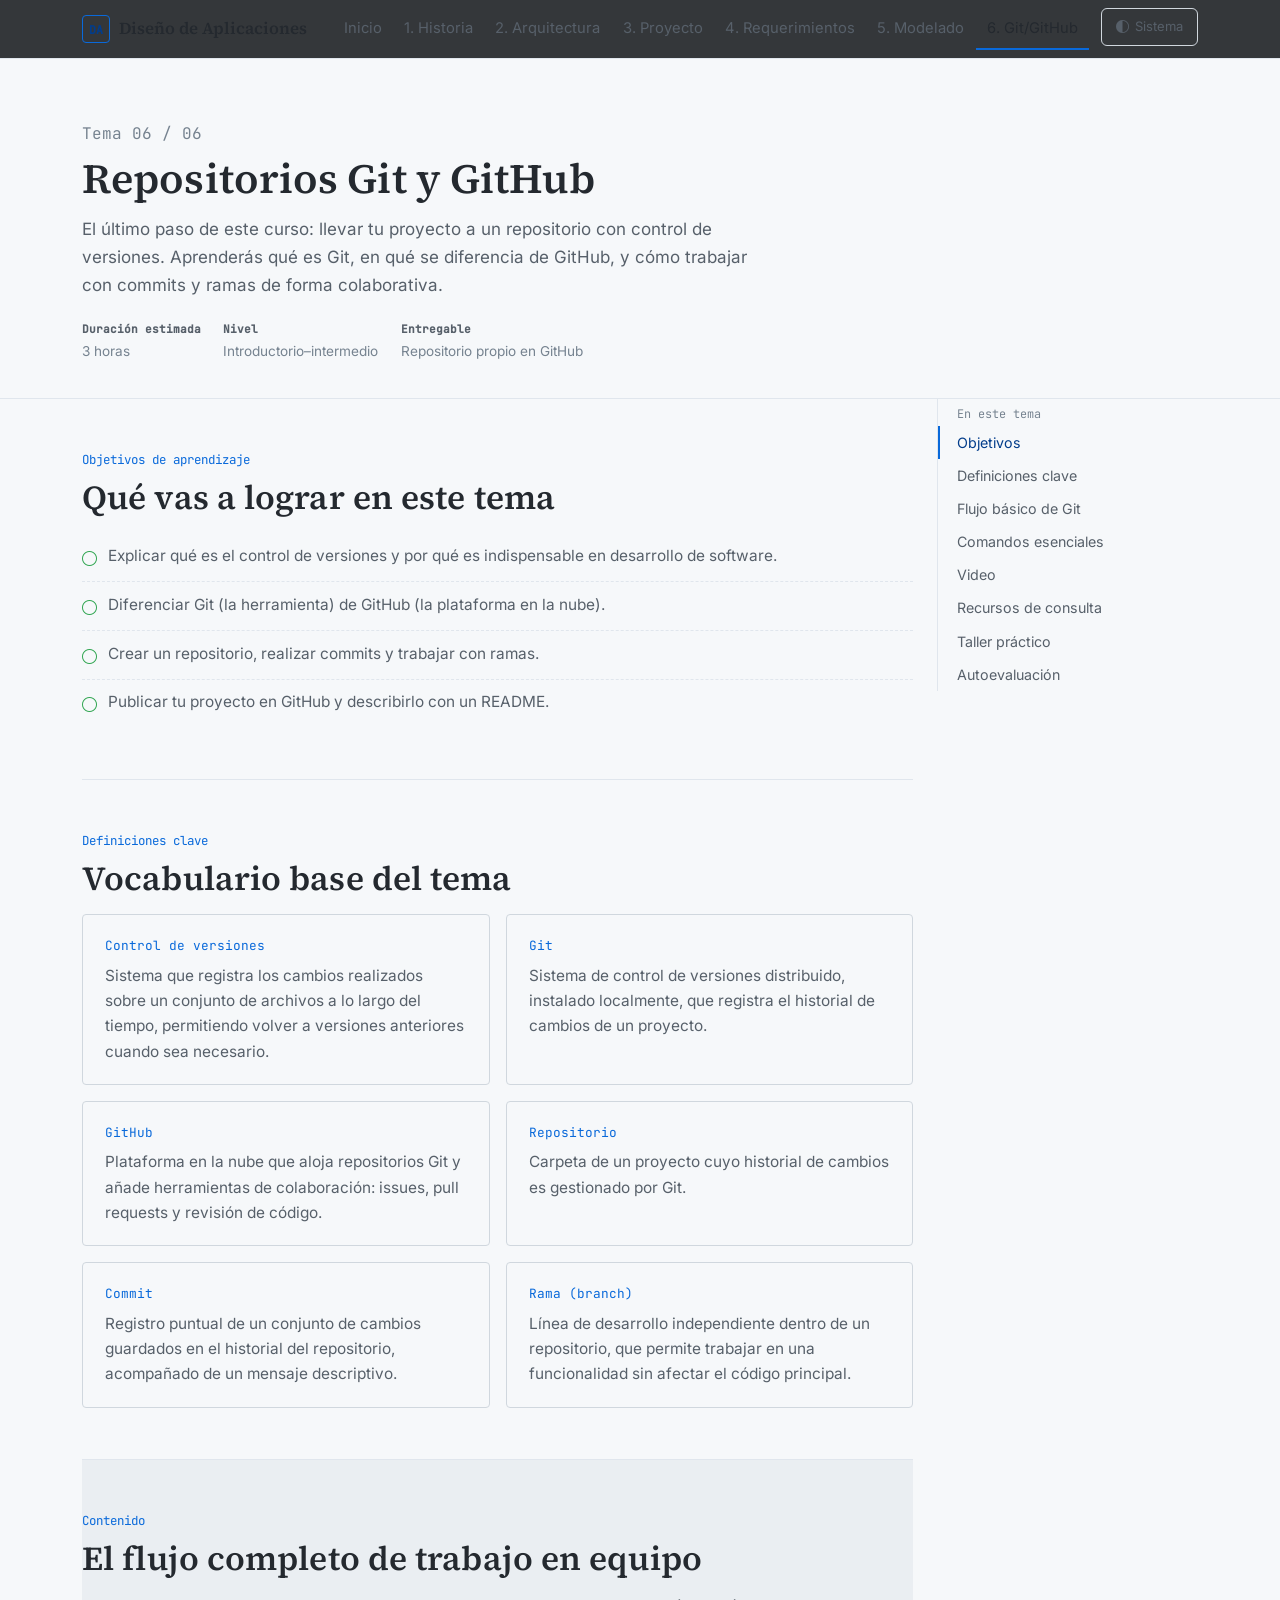
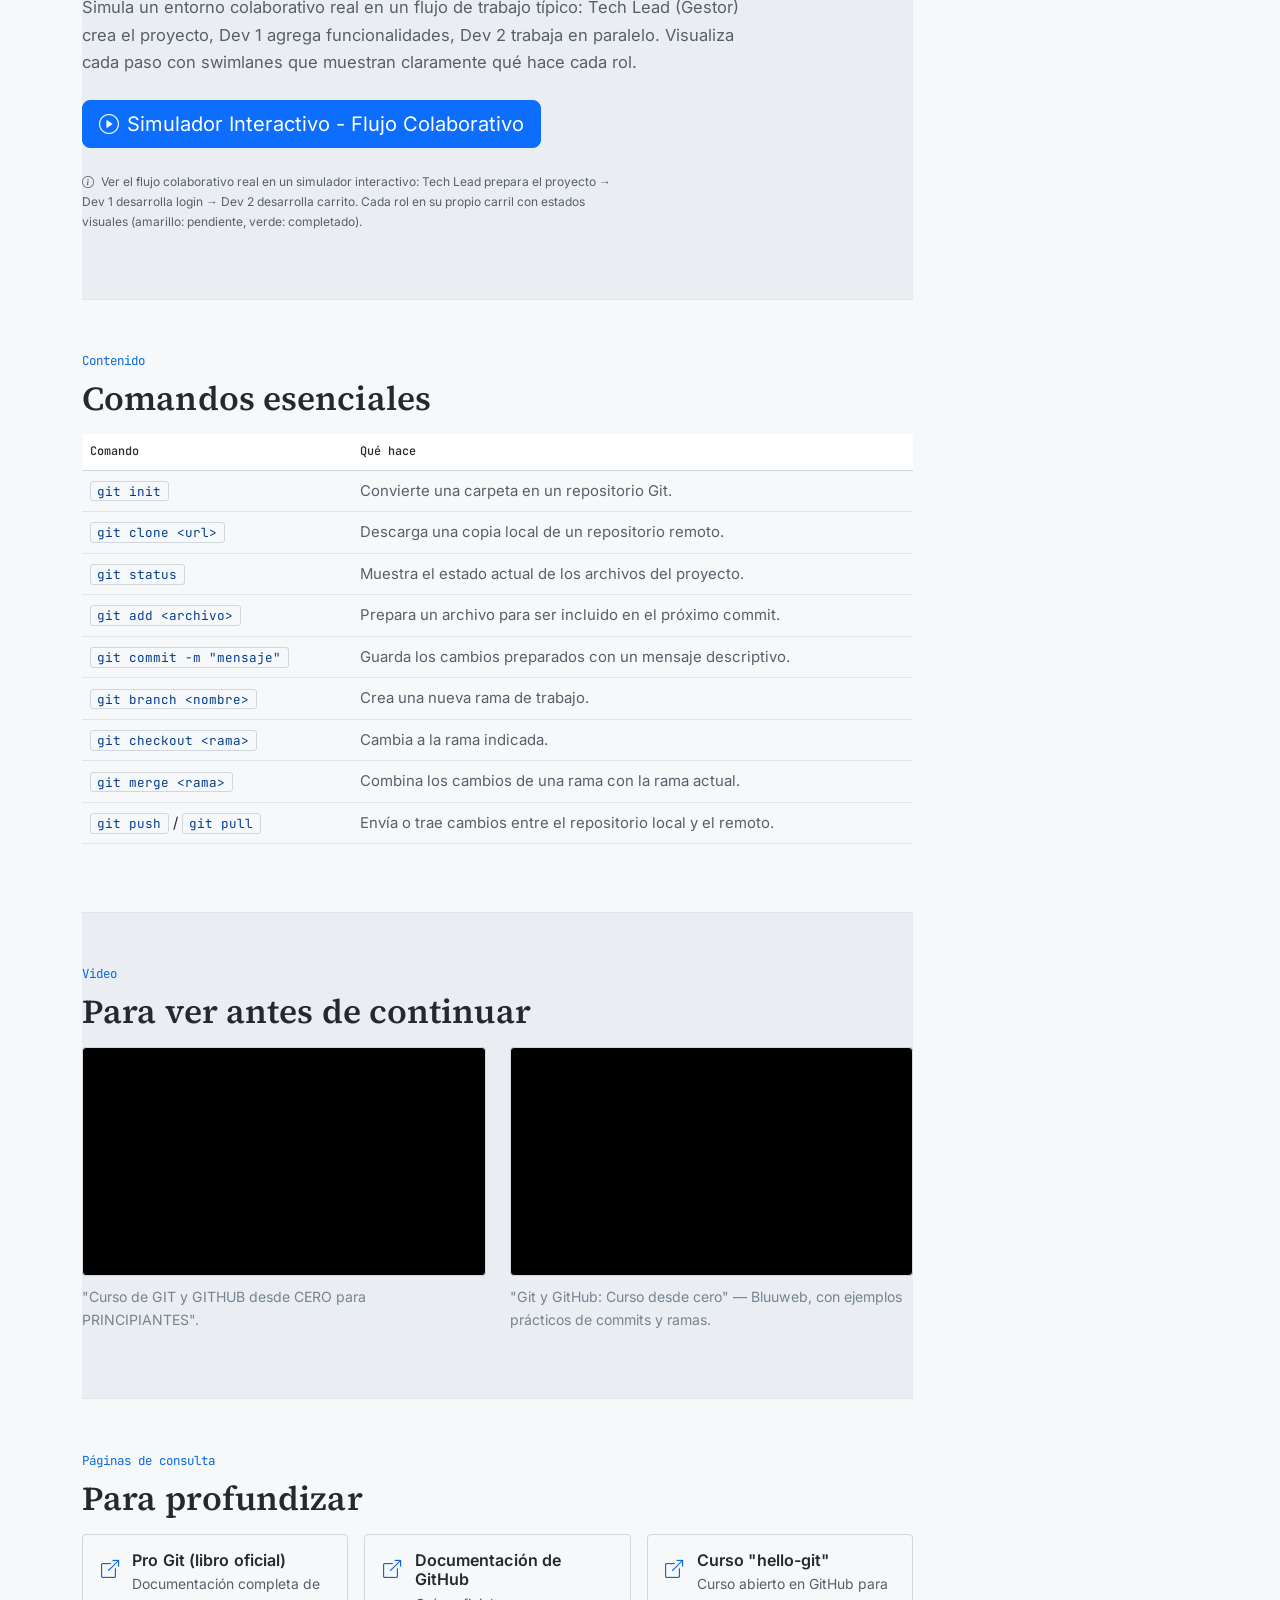
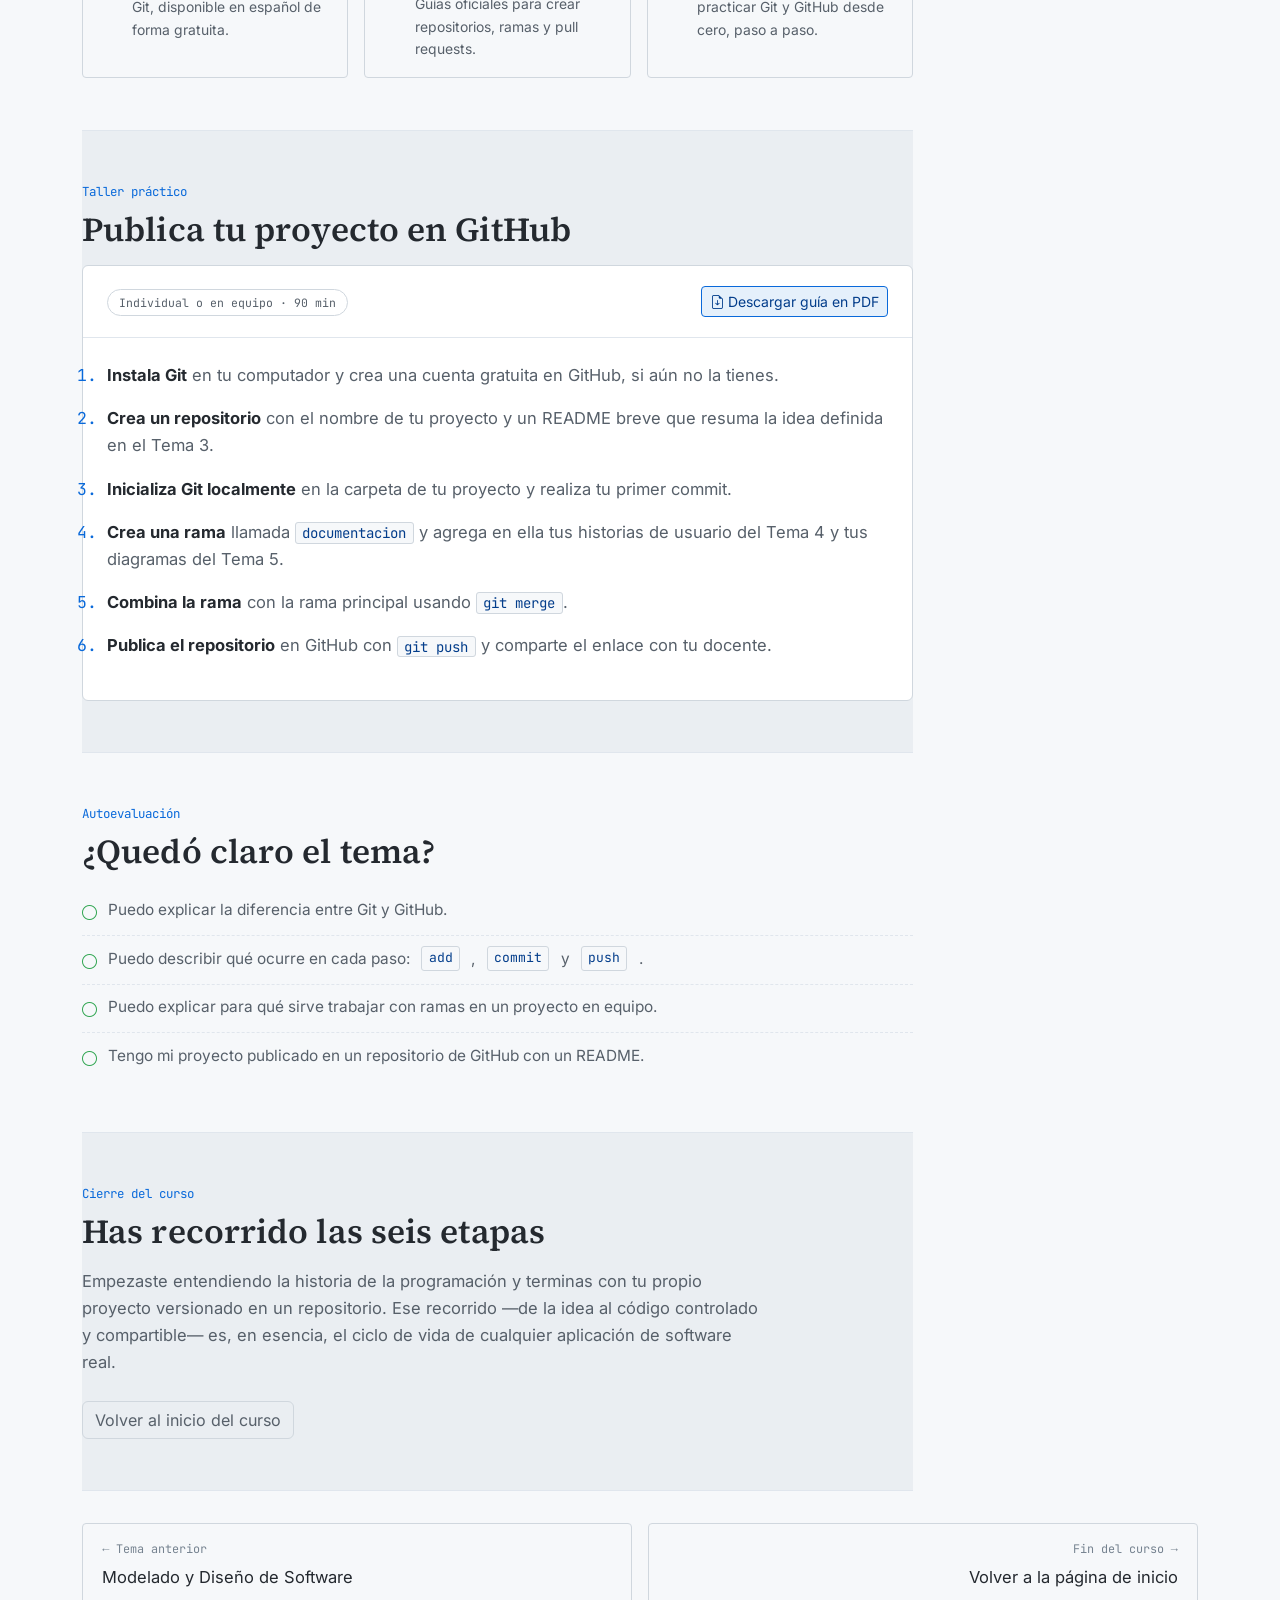
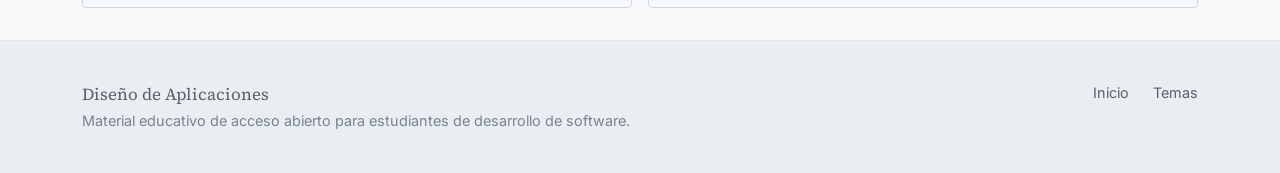
<file: tema-6.html>
<!doctype html>
<html lang="es">
<head>
<meta charset="UTF-8">
<meta name="viewport" content="width=device-width, initial-scale=1">
<title>Tema 6 · Repositorios Git y GitHub</title>
<meta name="description" content="Gestión y control de versiones del código fuente mediante repositorios, commits, ramas y trabajo colaborativo.">
<link rel="stylesheet" href="assets/css/bootstrap.min.css">
<link rel="stylesheet" href="assets/icons/bootstrap-icons.min.css">
<link rel="stylesheet" href="assets/fonts/fonts.css">
<link rel="stylesheet" href="assets/css/style.css">
</head>
<body>

<nav class="navbar navbar-expand-lg navbar-course fixed-top">
  <div class="container">
    <a class="navbar-brand" href="index.html"><span class="brand-mark">DA</span>Diseño de Aplicaciones</a>
    <button class="navbar-toggler" type="button" data-bs-toggle="collapse" data-bs-target="#nav">
      <span class="navbar-toggler-icon"></span>
    </button>
    <div class="collapse navbar-collapse" id="nav">
      <ul class="navbar-nav ms-auto">
        <li class="nav-item"><a class="nav-link" href="index.html">Inicio</a></li>
        <li class="nav-item"><a class="nav-link" href="tema-1.html">1. Historia</a></li>
        <li class="nav-item"><a class="nav-link" href="tema-2.html">2. Arquitectura</a></li>
        <li class="nav-item"><a class="nav-link" href="tema-3.html">3. Proyecto</a></li>
        <li class="nav-item"><a class="nav-link" href="tema-4.html">4. Requerimientos</a></li>
        <li class="nav-item"><a class="nav-link" href="tema-5.html">5. Modelado</a></li>
        <li class="nav-item"><a class="nav-link" href="tema-6.html">6. Git/GitHub</a></li>
        <li class="nav-item">
          <button id="theme-toggle-btn" class="btn btn-outline-soft" onclick="toggleTheme()" style="margin-left: 12px; padding: 8px 14px; font-size: 13px; gap: 6px; display: flex; align-items: center;">
            <i class="bi bi-sun"></i> Claro
          </button>
        </li>
      </ul>
    </div>
  </div>
</nav>


<header class="topic-hero" style="padding-top:7.5rem;">
  <div class="container">
    <span class="topic-num">Tema 06 / 06</span>
    <h1>Repositorios Git y GitHub</h1>
    <p class="hero-desc">
      El último paso de este curso: llevar tu proyecto a un repositorio con control de
      versiones. Aprenderás qué es Git, en qué se diferencia de GitHub, y cómo trabajar
      con commits y ramas de forma colaborativa.
    </p>
    <div class="topic-meta">
      <div class="meta-item"><strong>Duración estimada</strong>3 horas</div>
      <div class="meta-item"><strong>Nivel</strong>Introductorio–intermedio</div>
      <div class="meta-item"><strong>Entregable</strong>Repositorio propio en GitHub</div>
    </div>
  </div>
</header>

<div class="container">
  <div class="row">
    <div class="col-lg-9">

      <section class="section" id="objetivos">
        <span class="section-kicker">Objetivos de aprendizaje</span>
        <h2>Qué vas a lograr en este tema</h2>
        <ul class="check-list">
          <li data-toggle-check><i class="bi bi-circle"></i> Explicar qué es el control de versiones y por qué es indispensable en desarrollo de software.</li>
          <li data-toggle-check><i class="bi bi-circle"></i> Diferenciar Git (la herramienta) de GitHub (la plataforma en la nube).</li>
          <li data-toggle-check><i class="bi bi-circle"></i> Crear un repositorio, realizar commits y trabajar con ramas.</li>
          <li data-toggle-check><i class="bi bi-circle"></i> Publicar tu proyecto en GitHub y describirlo con un README.</li>
        </ul>
      </section>

      <section class="section" id="definiciones">
        <span class="section-kicker">Definiciones clave</span>
        <h2>Vocabulario base del tema</h2>
        <div class="row g-3">
          <div class="col-md-6">
            <div class="def-card"><span class="def-term">Control de versiones</span><p>Sistema que registra los cambios realizados sobre un conjunto de archivos a lo largo del tiempo, permitiendo volver a versiones anteriores cuando sea necesario.</p></div>
          </div>
          <div class="col-md-6">
            <div class="def-card"><span class="def-term">Git</span><p>Sistema de control de versiones distribuido, instalado localmente, que registra el historial de cambios de un proyecto.</p></div>
          </div>
          <div class="col-md-6">
            <div class="def-card"><span class="def-term">GitHub</span><p>Plataforma en la nube que aloja repositorios Git y añade herramientas de colaboración: issues, pull requests y revisión de código.</p></div>
          </div>
          <div class="col-md-6">
            <div class="def-card"><span class="def-term">Repositorio</span><p>Carpeta de un proyecto cuyo historial de cambios es gestionado por Git.</p></div>
          </div>
          <div class="col-md-6">
            <div class="def-card"><span class="def-term">Commit</span><p>Registro puntual de un conjunto de cambios guardados en el historial del repositorio, acompañado de un mensaje descriptivo.</p></div>
          </div>
          <div class="col-md-6">
            <div class="def-card"><span class="def-term">Rama (branch)</span><p>Línea de desarrollo independiente dentro de un repositorio, que permite trabajar en una funcionalidad sin afectar el código principal.</p></div>
          </div>
        </div>
      </section>

      <section class="section section-alt" id="flujo-basico">
        <span class="section-kicker">Contenido</span>
        <h2>El flujo completo de trabajo en equipo</h2>
        <p class="text-muted-soft container-text">
          Simula un entorno colaborativo real en un flujo de trabajo típico: Tech Lead (Gestor) crea el proyecto, Dev 1 agrega funcionalidades, Dev 2 trabaja en paralelo. Visualiza cada paso con swimlanes que muestran claramente qué hace cada rol.
        </p>
        <div style="margin: 24px 0;">
          <a href="git-simulator.html" class="btn btn-primary btn-lg" target="_blank" style="display: inline-flex; align-items: center; justify-content: center; gap: 8px; text-decoration: none;">
            <i class="bi bi-play-circle"></i>
            Simulador Interactivo - Flujo Colaborativo
          </a>
        </div>
        <p class="text-muted-soft container-text" style="font-size: 12px; margin-top: 16px;">
          <i class="bi bi-info-circle" style="margin-right: 4px;"></i>
          Ver el flujo colaborativo real en un simulador interactivo: Tech Lead prepara el proyecto → Dev 1 desarrolla login → Dev 2 desarrolla carrito. Cada rol en su propio carril con estados visuales (amarillo: pendiente, verde: completado).
        </p>
      </section>

      <section class="section" id="comandos">
        <span class="section-kicker">Contenido</span>
        <h2>Comandos esenciales</h2>
        <div class="table-responsive">
          <table class="table table-req">
            <thead><tr><th>Comando</th><th>Qué hace</th></tr></thead>
            <tbody>
              <tr><td class="strong-cell"><span class="kbd-tag">git init</span></td><td>Convierte una carpeta en un repositorio Git.</td></tr>
              <tr><td class="strong-cell"><span class="kbd-tag">git clone &lt;url&gt;</span></td><td>Descarga una copia local de un repositorio remoto.</td></tr>
              <tr><td class="strong-cell"><span class="kbd-tag">git status</span></td><td>Muestra el estado actual de los archivos del proyecto.</td></tr>
              <tr><td class="strong-cell"><span class="kbd-tag">git add &lt;archivo&gt;</span></td><td>Prepara un archivo para ser incluido en el próximo commit.</td></tr>
              <tr><td class="strong-cell"><span class="kbd-tag">git commit -m "mensaje"</span></td><td>Guarda los cambios preparados con un mensaje descriptivo.</td></tr>
              <tr><td class="strong-cell"><span class="kbd-tag">git branch &lt;nombre&gt;</span></td><td>Crea una nueva rama de trabajo.</td></tr>
              <tr><td class="strong-cell"><span class="kbd-tag">git checkout &lt;rama&gt;</span></td><td>Cambia a la rama indicada.</td></tr>
              <tr><td class="strong-cell"><span class="kbd-tag">git merge &lt;rama&gt;</span></td><td>Combina los cambios de una rama con la rama actual.</td></tr>
              <tr><td class="strong-cell"><span class="kbd-tag">git push</span> / <span class="kbd-tag">git pull</span></td><td>Envía o trae cambios entre el repositorio local y el remoto.</td></tr>
            </tbody>
          </table>
        </div>
      </section>

      <section class="section section-alt" id="videos">
        <span class="section-kicker">Video</span>
        <h2>Para ver antes de continuar</h2>
        <div class="row g-4">
          <div class="col-md-6">
            <div class="video-frame">
              <iframe src="https://www.youtube.com/embed/3GymExBkKjE" title="Curso de Git y GitHub desde cero" allowfullscreen loading="lazy"></iframe>
            </div>
            <p class="video-caption">"Curso de GIT y GITHUB desde CERO para PRINCIPIANTES".</p>
          </div>
          <div class="col-md-6">
            <div class="video-frame">
              <iframe src="https://www.youtube.com/embed/PW_A-lOpVV0" title="Git y GitHub: curso desde cero, Bluuweb" allowfullscreen loading="lazy"></iframe>
            </div>
            <p class="video-caption">"Git y GitHub: Curso desde cero" — Bluuweb, con ejemplos prácticos de commits y ramas.</p>
          </div>
        </div>
      </section>

      <section class="section" id="recursos">
        <span class="section-kicker">Páginas de consulta</span>
        <h2>Para profundizar</h2>
        <div class="row g-3">
          <div class="col-md-4">
            <a class="resource-link" href="https://git-scm.com/book/es/v2" target="_blank" rel="noopener">
              <i class="bi bi-box-arrow-up-right"></i>
              <div><h4>Pro Git (libro oficial)</h4><p>Documentación completa de Git, disponible en español de forma gratuita.</p></div>
            </a>
          </div>
          <div class="col-md-4">
            <a class="resource-link" href="https://docs.github.com/es" target="_blank" rel="noopener">
              <i class="bi bi-box-arrow-up-right"></i>
              <div><h4>Documentación de GitHub</h4><p>Guías oficiales para crear repositorios, ramas y pull requests.</p></div>
            </a>
          </div>
          <div class="col-md-4">
            <a class="resource-link" href="https://github.com/mouredev/hello-git" target="_blank" rel="noopener">
              <i class="bi bi-box-arrow-up-right"></i>
              <div><h4>Curso "hello-git"</h4><p>Curso abierto en GitHub para practicar Git y GitHub desde cero, paso a paso.</p></div>
            </a>
          </div>
        </div>
      </section>

      <section class="section section-alt" id="taller">
        <span class="section-kicker">Taller práctico</span>
        <h2>Publica tu proyecto en GitHub</h2>
        <div class="workshop-box">
          <div class="workshop-head">
            <div><span class="badge-level">Individual o en equipo · 90 min</span></div>
            <a href="assets/pdf/taller-tema6.pdf" class="btn btn-accent btn-sm" download>
              <i class="bi bi-file-earmark-arrow-down"></i> Descargar guía en PDF
            </a>
          </div>
          <ol class="workshop-steps">
            <li><strong>Instala Git</strong> en tu computador y crea una cuenta gratuita en GitHub, si aún no la tienes.</li>
            <li><strong>Crea un repositorio</strong> con el nombre de tu proyecto y un README breve que resuma la idea definida en el Tema 3.</li>
            <li><strong>Inicializa Git localmente</strong> en la carpeta de tu proyecto y realiza tu primer commit.</li>
            <li><strong>Crea una rama</strong> llamada <span class="kbd-tag">documentacion</span> y agrega en ella tus historias de usuario del Tema 4 y tus diagramas del Tema 5.</li>
            <li><strong>Combina la rama</strong> con la rama principal usando <span class="kbd-tag">git merge</span>.</li>
            <li><strong>Publica el repositorio</strong> en GitHub con <span class="kbd-tag">git push</span> y comparte el enlace con tu docente.</li>
          </ol>
        </div>
      </section>

      <section class="section" id="autoevaluacion">
        <span class="section-kicker">Autoevaluación</span>
        <h2>¿Quedó claro el tema?</h2>
        <ul class="check-list">
          <li data-toggle-check><i class="bi bi-circle"></i> Puedo explicar la diferencia entre Git y GitHub.</li>
          <li data-toggle-check><i class="bi bi-circle"></i> Puedo describir qué ocurre en cada paso: <span class="kbd-tag">add</span>, <span class="kbd-tag">commit</span> y <span class="kbd-tag">push</span>.</li>
          <li data-toggle-check><i class="bi bi-circle"></i> Puedo explicar para qué sirve trabajar con ramas en un proyecto en equipo.</li>
          <li data-toggle-check><i class="bi bi-circle"></i> Tengo mi proyecto publicado en un repositorio de GitHub con un README.</li>
        </ul>
      </section>

      <section class="section section-alt" id="cierre">
        <span class="section-kicker">Cierre del curso</span>
        <h2>Has recorrido las seis etapas</h2>
        <p class="text-muted-soft container-text">
          Empezaste entendiendo la historia de la programación y terminas con tu propio
          proyecto versionado en un repositorio. Ese recorrido —de la idea al código
          controlado y compartible— es, en esencia, el ciclo de vida de cualquier
          aplicación de software real.
        </p>
        <a href="index.html" class="btn btn-outline-soft mt-2">Volver al inicio del curso</a>
      </section>

    </div>

    <div class="col-lg-3 d-none d-lg-block">
      <nav class="toc">
        <span class="toc-title">En este tema</span>
        <a href="#objetivos">Objetivos</a>
        <a href="#definiciones">Definiciones clave</a>
        <a href="#flujo-basico">Flujo básico de Git</a>
        <a href="#comandos">Comandos esenciales</a>
        <a href="#videos">Video</a>
        <a href="#recursos">Recursos de consulta</a>
        <a href="#taller">Taller práctico</a>
        <a href="#autoevaluacion">Autoevaluación</a>
      </nav>
    </div>
  </div>
</div>

<div class="container">
  <div class="topic-pager">
    <a href="tema-5.html" class="pager-link">
      <span class="pager-label">← Tema anterior</span>
      Modelado y Diseño de Software
    </a>
    <a href="index.html" class="pager-link text-end">
      <span class="pager-label">Fin del curso →</span>
      Volver a la página de inicio
    </a>
  </div>
</div>

<footer class="site-footer">
  <div class="container d-flex flex-wrap justify-content-between gap-3">
    <div>
      <div style="color:var(--text-muted); font-family: var(--font-head); font-size:1.05rem;">Diseño de Aplicaciones</div>
      <div>Material educativo de acceso abierto para estudiantes de desarrollo de software.</div>
    </div>
    <div class="d-flex gap-4">
      <a href="index.html">Inicio</a>
      <a href="tema-1.html">Temas</a>
    </div>
  </div>
</footer>

<script src="assets/js/bootstrap.bundle.min.js"></script>
<script src="assets/js/main.js"></script>
<script src="assets/js/theme-toggle.js"></script>

</body>
</html>
</file>
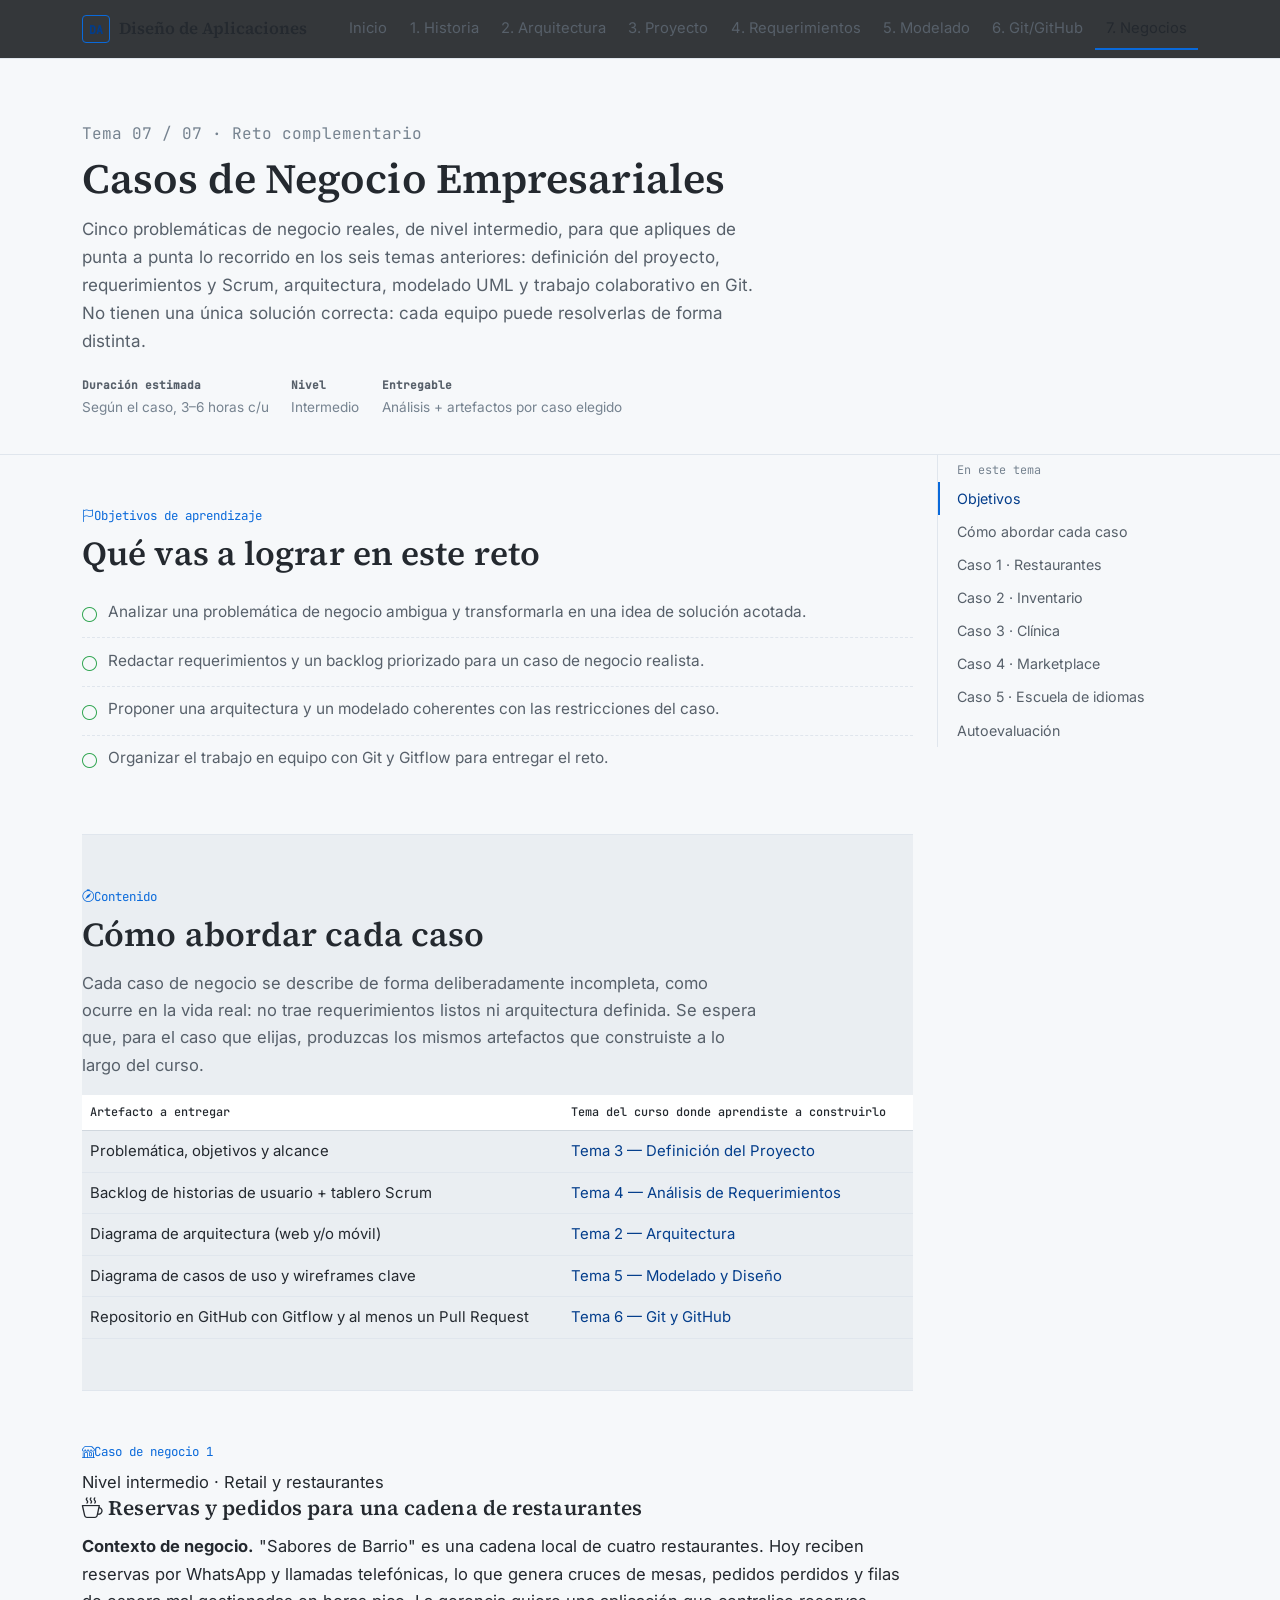
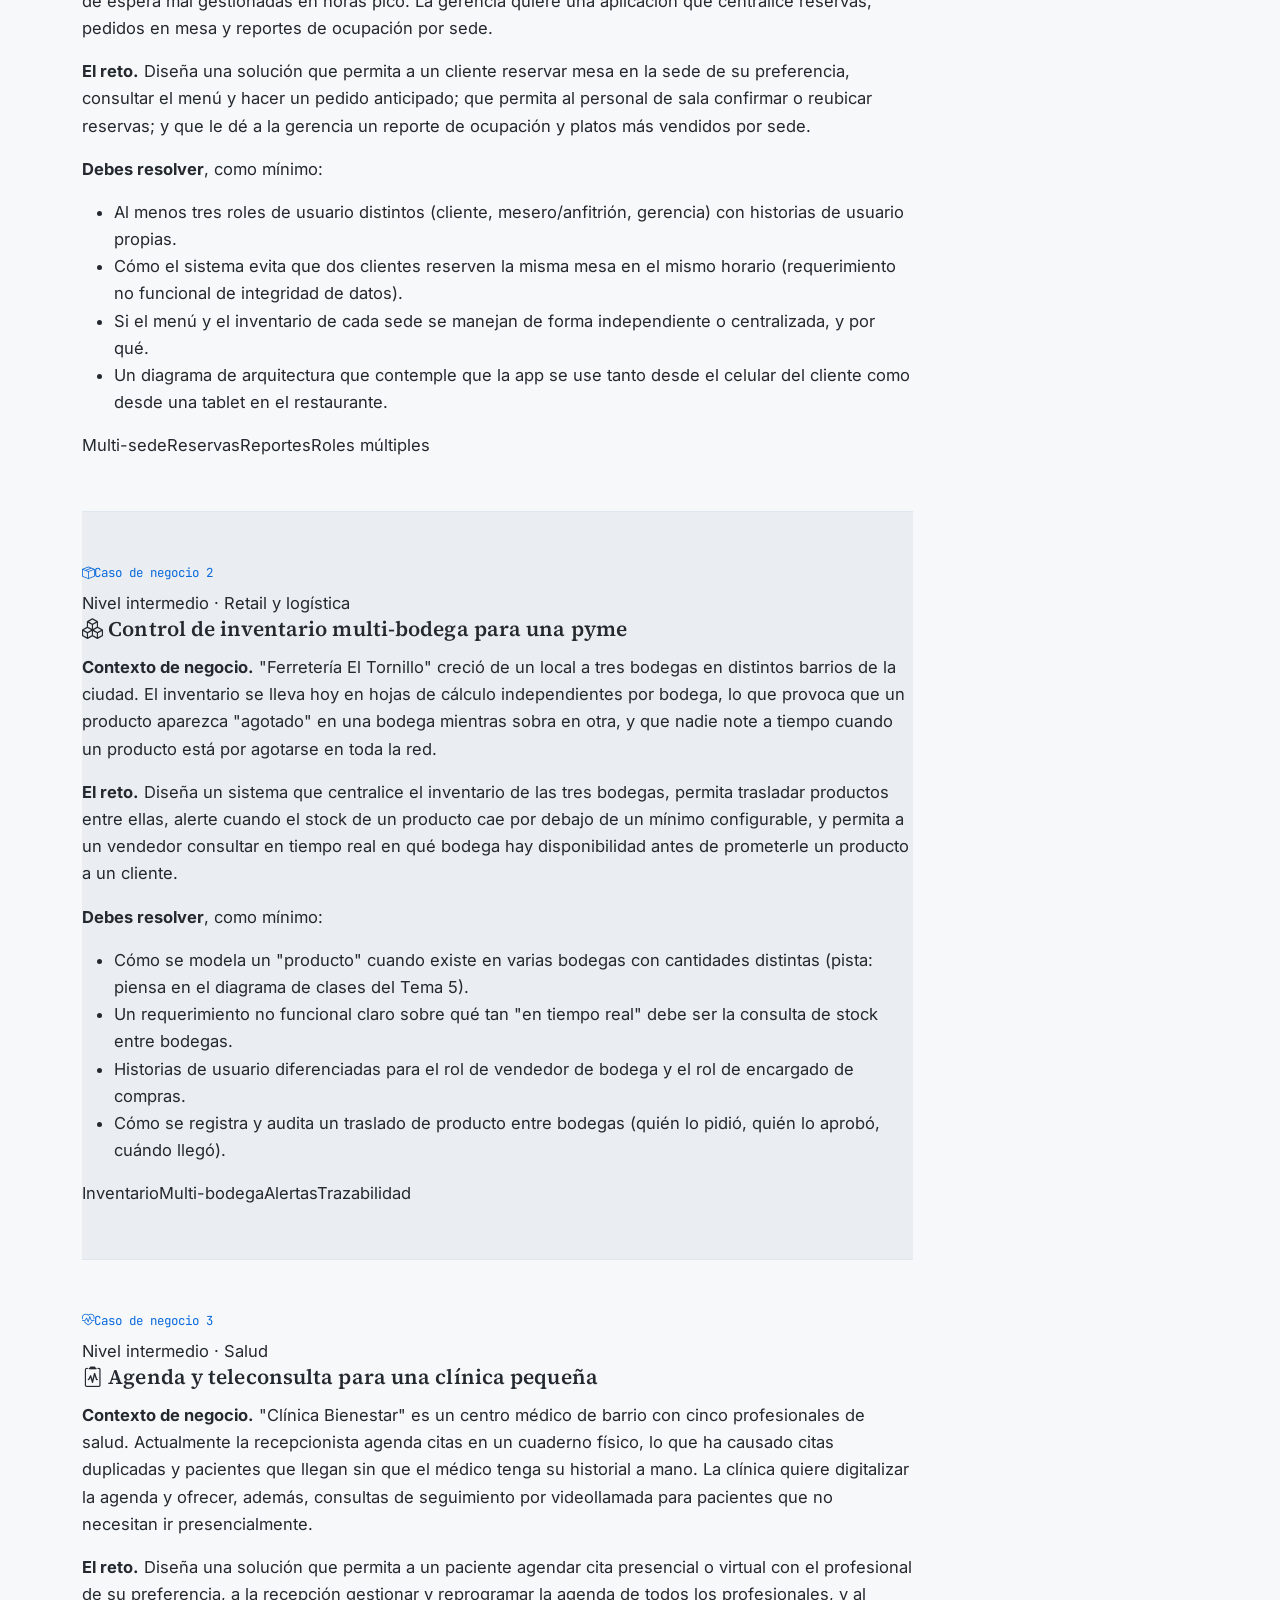
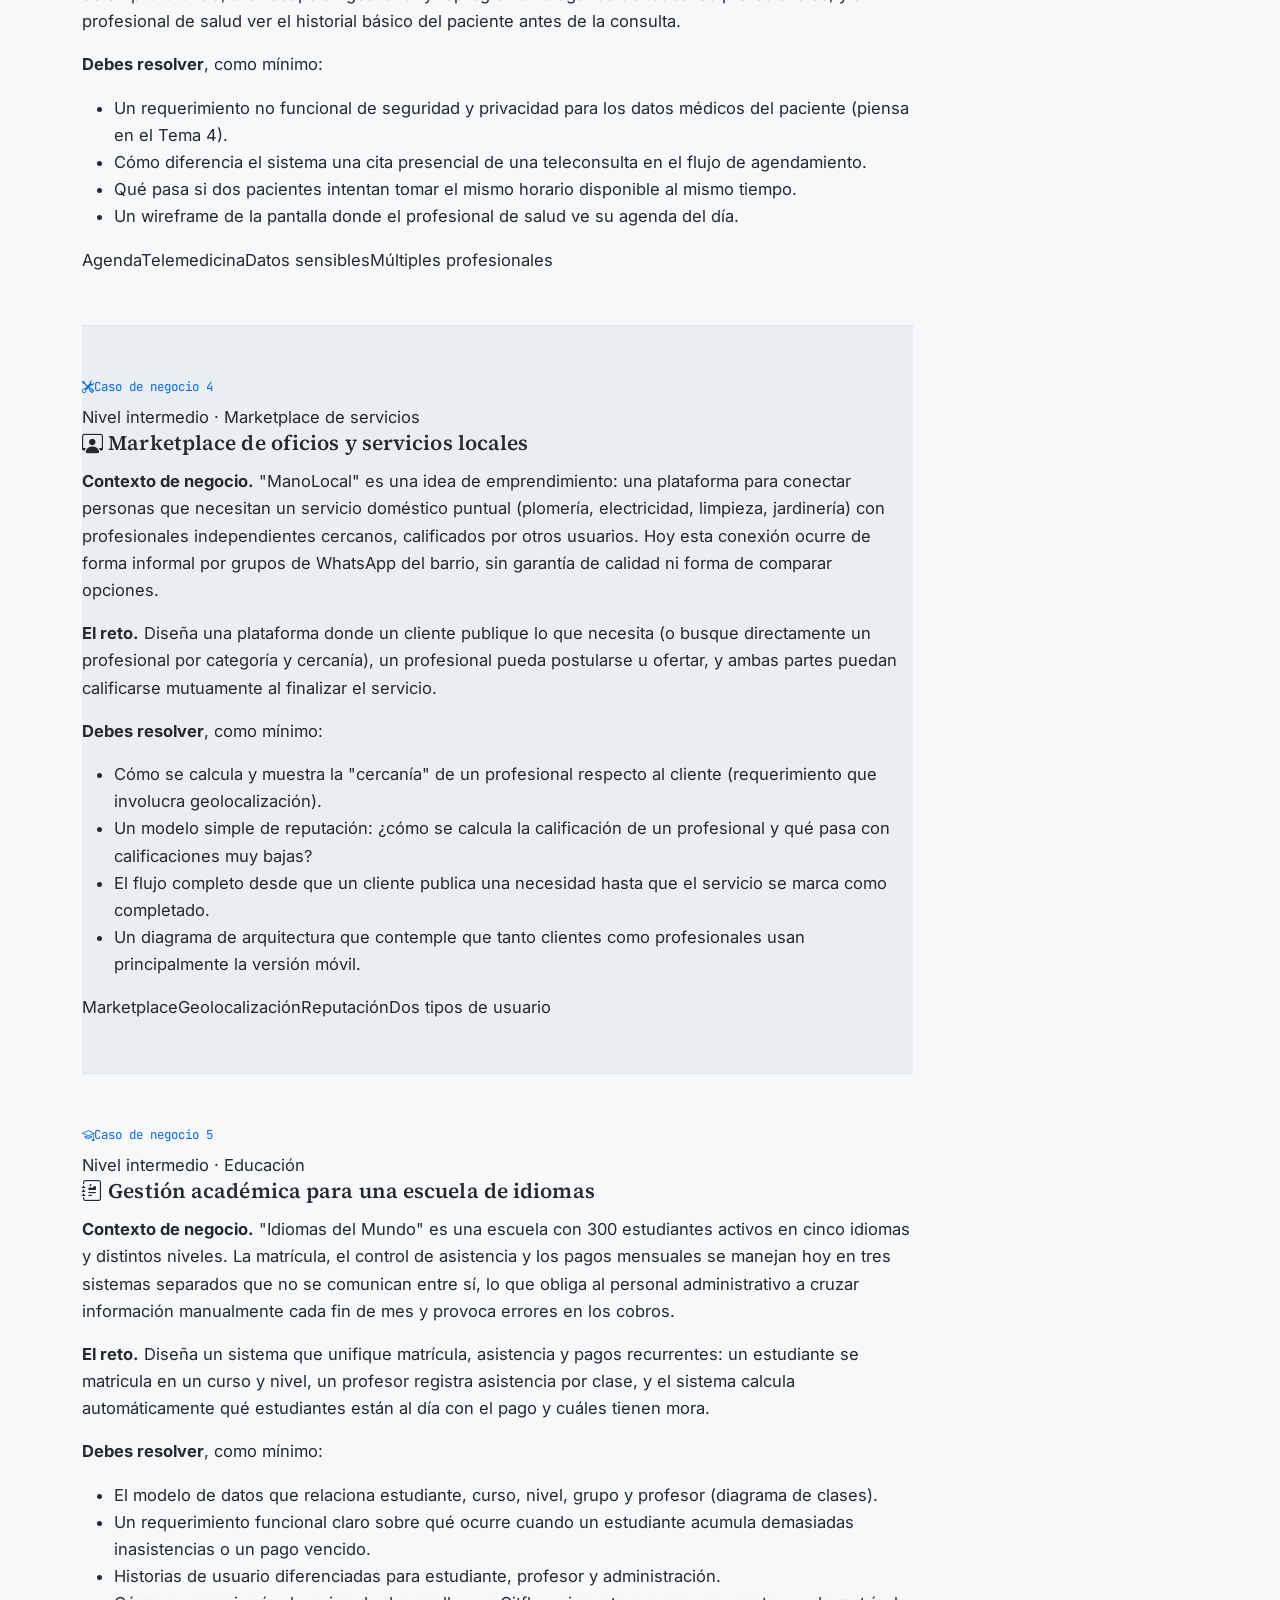
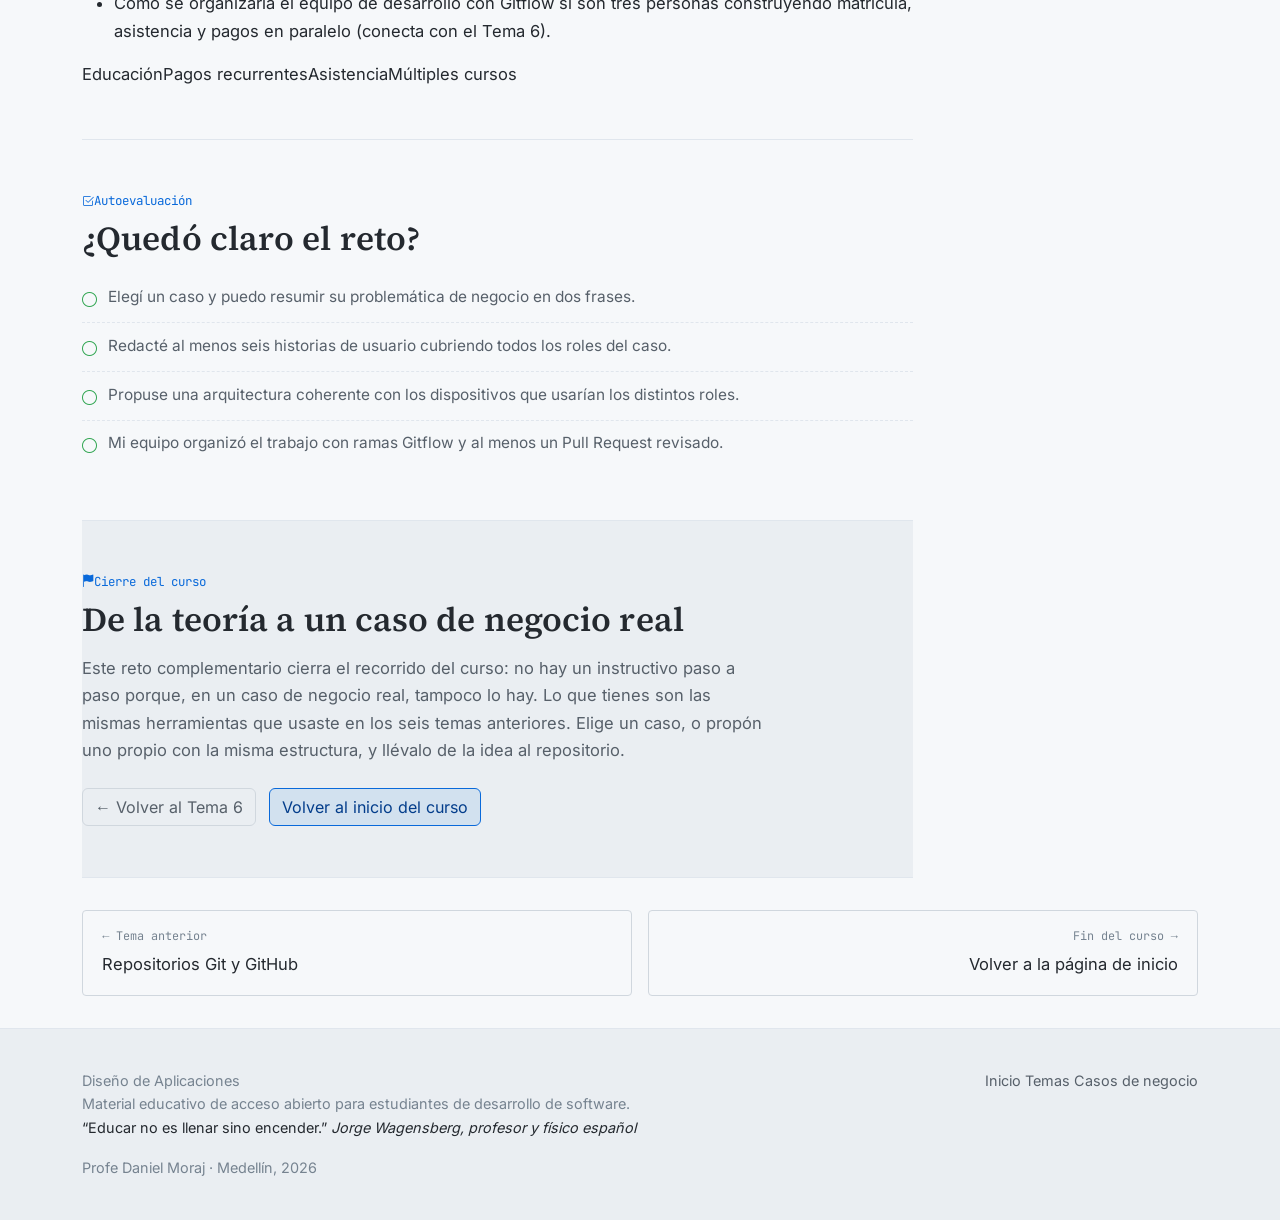
<file: tema-7.html>
<!doctype html>
<html lang="es">
<head>
<meta charset="UTF-8">
<meta name="viewport" content="width=device-width, initial-scale=1">
<title>Tema 7 · Casos de Negocio Empresariales</title>
<meta name="description" content="Cinco retos complementarios de nivel intermedio, basados en casos de negocio reales, para aplicar de punta a punta lo aprendido en el curso de Diseño de Aplicaciones.">
<link rel="stylesheet" href="assets/css/bootstrap.min.css">
<link rel="stylesheet" href="assets/icons/bootstrap-icons.min.css">
<link rel="stylesheet" href="assets/fonts/fonts.css">
<link rel="stylesheet" href="assets/css/style.css">
</head>
<body>

<nav class="navbar navbar-expand-lg navbar-course fixed-top">
  <div class="container">
    <a class="navbar-brand" href="index.html"><span class="brand-mark">DA</span>Diseño de Aplicaciones</a>
    <button class="navbar-toggler" type="button" data-bs-toggle="collapse" data-bs-target="#nav" aria-controls="nav" aria-expanded="false" aria-label="Abrir menú de navegación">
      <span class="navbar-toggler-icon"></span>
    </button>
    <div class="collapse navbar-collapse" id="nav">
      <ul class="navbar-nav ms-auto">
        <li class="nav-item"><a class="nav-link" href="index.html">Inicio</a></li>
        <li class="nav-item"><a class="nav-link" href="tema-1.html">1. Historia</a></li>
        <li class="nav-item"><a class="nav-link" href="tema-2.html">2. Arquitectura</a></li>
        <li class="nav-item"><a class="nav-link" href="tema-3.html">3. Proyecto</a></li>
        <li class="nav-item"><a class="nav-link" href="tema-4.html">4. Requerimientos</a></li>
        <li class="nav-item"><a class="nav-link" href="tema-5.html">5. Modelado</a></li>
        <li class="nav-item"><a class="nav-link" href="tema-6.html">6. Git/GitHub</a></li>
        <li class="nav-item"><a class="nav-link" href="tema-7.html">7. Negocios</a></li>
      </ul>
    </div>
  </div>
</nav>

<header class="topic-hero" style="padding-top:7.5rem;">
  <div class="container">
    <span class="topic-num">Tema 07 / 07 · Reto complementario</span>
    <h1>Casos de Negocio Empresariales</h1>
    <p class="hero-desc">
      Cinco problemáticas de negocio reales, de nivel intermedio, para que apliques de
      punta a punta lo recorrido en los seis temas anteriores: definición del proyecto,
      requerimientos y Scrum, arquitectura, modelado UML y trabajo colaborativo en Git.
      No tienen una única solución correcta: cada equipo puede resolverlas de forma distinta.
    </p>
    <div class="topic-meta">
      <div class="meta-item"><strong>Duración estimada</strong>Según el caso, 3–6 horas c/u</div>
      <div class="meta-item"><strong>Nivel</strong>Intermedio</div>
      <div class="meta-item"><strong>Entregable</strong>Análisis + artefactos por caso elegido</div>
    </div>
  </div>
</header>

<div class="container">
  <div class="row">
    <div class="col-lg-9">

      <section class="section" id="objetivos">
        <span class="section-kicker"><i class="bi bi-flag"></i>Objetivos de aprendizaje</span>
        <h2>Qué vas a lograr en este reto</h2>
        <ul class="check-list">
          <li data-toggle-check><i class="bi bi-circle"></i> Analizar una problemática de negocio ambigua y transformarla en una idea de solución acotada.</li>
          <li data-toggle-check><i class="bi bi-circle"></i> Redactar requerimientos y un backlog priorizado para un caso de negocio realista.</li>
          <li data-toggle-check><i class="bi bi-circle"></i> Proponer una arquitectura y un modelado coherentes con las restricciones del caso.</li>
          <li data-toggle-check><i class="bi bi-circle"></i> Organizar el trabajo en equipo con Git y Gitflow para entregar el reto.</li>
        </ul>
      </section>

      <section class="section section-alt" id="como-abordar">
        <span class="section-kicker"><i class="bi bi-compass"></i>Contenido</span>
        <h2>Cómo abordar cada caso</h2>
        <p class="text-muted-soft container-text">
          Cada caso de negocio se describe de forma deliberadamente incompleta, como
          ocurre en la vida real: no trae requerimientos listos ni arquitectura definida.
          Se espera que, para el caso que elijas, produzcas los mismos artefactos que
          construiste a lo largo del curso.
        </p>
        <div class="table-responsive mt-2">
          <table class="table table-req mb-0">
            <thead><tr><th>Artefacto a entregar</th><th>Tema del curso donde aprendiste a construirlo</th></tr></thead>
            <tbody>
              <tr><td class="strong-cell">Problemática, objetivos y alcance</td><td><a href="tema-3.html">Tema 3 — Definición del Proyecto</a></td></tr>
              <tr><td class="strong-cell">Backlog de historias de usuario + tablero Scrum</td><td><a href="tema-4.html">Tema 4 — Análisis de Requerimientos</a></td></tr>
              <tr><td class="strong-cell">Diagrama de arquitectura (web y/o móvil)</td><td><a href="tema-2.html">Tema 2 — Arquitectura</a></td></tr>
              <tr><td class="strong-cell">Diagrama de casos de uso y wireframes clave</td><td><a href="tema-5.html">Tema 5 — Modelado y Diseño</a></td></tr>
              <tr><td class="strong-cell">Repositorio en GitHub con Gitflow y al menos un Pull Request</td><td><a href="tema-6.html">Tema 6 — Git y GitHub</a></td></tr>
            </tbody>
          </table>
        </div>
      </section>

      <!-- CASO 1 -->
      <section class="section" id="caso-1">
        <span class="section-kicker"><i class="bi bi-shop"></i>Caso de negocio 1</span>
        <div class="step-block" style="margin-bottom:0;">
          <span class="step-num">Nivel intermedio · Retail y restaurantes</span>
          <h3><i class="bi bi-cup-hot"></i> Reservas y pedidos para una cadena de restaurantes</h3>
          <p><strong>Contexto de negocio.</strong> "Sabores de Barrio" es una cadena local de cuatro restaurantes. Hoy reciben reservas por WhatsApp y llamadas telefónicas, lo que genera cruces de mesas, pedidos perdidos y filas de espera mal gestionadas en horas pico. La gerencia quiere una aplicación que centralice reservas, pedidos en mesa y reportes de ocupación por sede.</p>
          <p><strong>El reto.</strong> Diseña una solución que permita a un cliente reservar mesa en la sede de su preferencia, consultar el menú y hacer un pedido anticipado; que permita al personal de sala confirmar o reubicar reservas; y que le dé a la gerencia un reporte de ocupación y platos más vendidos por sede.</p>
          <p><strong>Debes resolver</strong>, como mínimo:</p>
          <ul>
            <li>Al menos tres roles de usuario distintos (cliente, mesero/anfitrión, gerencia) con historias de usuario propias.</li>
            <li>Cómo el sistema evita que dos clientes reserven la misma mesa en el mismo horario (requerimiento no funcional de integridad de datos).</li>
            <li>Si el menú y el inventario de cada sede se manejan de forma independiente o centralizada, y por qué.</li>
            <li>Un diagrama de arquitectura que contemple que la app se use tanto desde el celular del cliente como desde una tablet en el restaurante.</li>
          </ul>
          <div class="case-tags"><span>Multi-sede</span><span>Reservas</span><span>Reportes</span><span>Roles múltiples</span></div>
        </div>
      </section>

      <!-- CASO 2 -->
      <section class="section section-alt" id="caso-2">
        <span class="section-kicker"><i class="bi bi-box-seam"></i>Caso de negocio 2</span>
        <div class="step-block" style="margin-bottom:0;">
          <span class="step-num">Nivel intermedio · Retail y logística</span>
          <h3><i class="bi bi-boxes"></i> Control de inventario multi-bodega para una pyme</h3>
          <p><strong>Contexto de negocio.</strong> "Ferretería El Tornillo" creció de un local a tres bodegas en distintos barrios de la ciudad. El inventario se lleva hoy en hojas de cálculo independientes por bodega, lo que provoca que un producto aparezca "agotado" en una bodega mientras sobra en otra, y que nadie note a tiempo cuando un producto está por agotarse en toda la red.</p>
          <p><strong>El reto.</strong> Diseña un sistema que centralice el inventario de las tres bodegas, permita trasladar productos entre ellas, alerte cuando el stock de un producto cae por debajo de un mínimo configurable, y permita a un vendedor consultar en tiempo real en qué bodega hay disponibilidad antes de prometerle un producto a un cliente.</p>
          <p><strong>Debes resolver</strong>, como mínimo:</p>
          <ul>
            <li>Cómo se modela un "producto" cuando existe en varias bodegas con cantidades distintas (pista: piensa en el diagrama de clases del Tema 5).</li>
            <li>Un requerimiento no funcional claro sobre qué tan "en tiempo real" debe ser la consulta de stock entre bodegas.</li>
            <li>Historias de usuario diferenciadas para el rol de vendedor de bodega y el rol de encargado de compras.</li>
            <li>Cómo se registra y audita un traslado de producto entre bodegas (quién lo pidió, quién lo aprobó, cuándo llegó).</li>
          </ul>
          <div class="case-tags"><span>Inventario</span><span>Multi-bodega</span><span>Alertas</span><span>Trazabilidad</span></div>
        </div>
      </section>

      <!-- CASO 3 -->
      <section class="section" id="caso-3">
        <span class="section-kicker"><i class="bi bi-heart-pulse"></i>Caso de negocio 3</span>
        <div class="step-block" style="margin-bottom:0;">
          <span class="step-num">Nivel intermedio · Salud</span>
          <h3><i class="bi bi-clipboard2-pulse"></i> Agenda y teleconsulta para una clínica pequeña</h3>
          <p><strong>Contexto de negocio.</strong> "Clínica Bienestar" es un centro médico de barrio con cinco profesionales de salud. Actualmente la recepcionista agenda citas en un cuaderno físico, lo que ha causado citas duplicadas y pacientes que llegan sin que el médico tenga su historial a mano. La clínica quiere digitalizar la agenda y ofrecer, además, consultas de seguimiento por videollamada para pacientes que no necesitan ir presencialmente.</p>
          <p><strong>El reto.</strong> Diseña una solución que permita a un paciente agendar cita presencial o virtual con el profesional de su preferencia, a la recepción gestionar y reprogramar la agenda de todos los profesionales, y al profesional de salud ver el historial básico del paciente antes de la consulta.</p>
          <p><strong>Debes resolver</strong>, como mínimo:</p>
          <ul>
            <li>Un requerimiento no funcional de seguridad y privacidad para los datos médicos del paciente (piensa en el Tema 4).</li>
            <li>Cómo diferencia el sistema una cita presencial de una teleconsulta en el flujo de agendamiento.</li>
            <li>Qué pasa si dos pacientes intentan tomar el mismo horario disponible al mismo tiempo.</li>
            <li>Un wireframe de la pantalla donde el profesional de salud ve su agenda del día.</li>
          </ul>
          <div class="case-tags"><span>Agenda</span><span>Telemedicina</span><span>Datos sensibles</span><span>Múltiples profesionales</span></div>
        </div>
      </section>

      <!-- CASO 4 -->
      <section class="section section-alt" id="caso-4">
        <span class="section-kicker"><i class="bi bi-tools"></i>Caso de negocio 4</span>
        <div class="step-block" style="margin-bottom:0;">
          <span class="step-num">Nivel intermedio · Marketplace de servicios</span>
          <h3><i class="bi bi-person-workspace"></i> Marketplace de oficios y servicios locales</h3>
          <p><strong>Contexto de negocio.</strong> "ManoLocal" es una idea de emprendimiento: una plataforma para conectar personas que necesitan un servicio doméstico puntual (plomería, electricidad, limpieza, jardinería) con profesionales independientes cercanos, calificados por otros usuarios. Hoy esta conexión ocurre de forma informal por grupos de WhatsApp del barrio, sin garantía de calidad ni forma de comparar opciones.</p>
          <p><strong>El reto.</strong> Diseña una plataforma donde un cliente publique lo que necesita (o busque directamente un profesional por categoría y cercanía), un profesional pueda postularse u ofertar, y ambas partes puedan calificarse mutuamente al finalizar el servicio.</p>
          <p><strong>Debes resolver</strong>, como mínimo:</p>
          <ul>
            <li>Cómo se calcula y muestra la "cercanía" de un profesional respecto al cliente (requerimiento que involucra geolocalización).</li>
            <li>Un modelo simple de reputación: ¿cómo se calcula la calificación de un profesional y qué pasa con calificaciones muy bajas?</li>
            <li>El flujo completo desde que un cliente publica una necesidad hasta que el servicio se marca como completado.</li>
            <li>Un diagrama de arquitectura que contemple que tanto clientes como profesionales usan principalmente la versión móvil.</li>
          </ul>
          <div class="case-tags"><span>Marketplace</span><span>Geolocalización</span><span>Reputación</span><span>Dos tipos de usuario</span></div>
        </div>
      </section>

      <!-- CASO 5 -->
      <section class="section" id="caso-5">
        <span class="section-kicker"><i class="bi bi-mortarboard"></i>Caso de negocio 5</span>
        <div class="step-block" style="margin-bottom:0;">
          <span class="step-num">Nivel intermedio · Educación</span>
          <h3><i class="bi bi-journal-richtext"></i> Gestión académica para una escuela de idiomas</h3>
          <p><strong>Contexto de negocio.</strong> "Idiomas del Mundo" es una escuela con 300 estudiantes activos en cinco idiomas y distintos niveles. La matrícula, el control de asistencia y los pagos mensuales se manejan hoy en tres sistemas separados que no se comunican entre sí, lo que obliga al personal administrativo a cruzar información manualmente cada fin de mes y provoca errores en los cobros.</p>
          <p><strong>El reto.</strong> Diseña un sistema que unifique matrícula, asistencia y pagos recurrentes: un estudiante se matricula en un curso y nivel, un profesor registra asistencia por clase, y el sistema calcula automáticamente qué estudiantes están al día con el pago y cuáles tienen mora.</p>
          <p><strong>Debes resolver</strong>, como mínimo:</p>
          <ul>
            <li>El modelo de datos que relaciona estudiante, curso, nivel, grupo y profesor (diagrama de clases).</li>
            <li>Un requerimiento funcional claro sobre qué ocurre cuando un estudiante acumula demasiadas inasistencias o un pago vencido.</li>
            <li>Historias de usuario diferenciadas para estudiante, profesor y administración.</li>
            <li>Cómo se organizaría el equipo de desarrollo con Gitflow si son tres personas construyendo matrícula, asistencia y pagos en paralelo (conecta con el Tema 6).</li>
          </ul>
          <div class="case-tags"><span>Educación</span><span>Pagos recurrentes</span><span>Asistencia</span><span>Múltiples cursos</span></div>
        </div>
      </section>

      <section class="section" id="autoevaluacion">
        <span class="section-kicker"><i class="bi bi-check2-square"></i>Autoevaluación</span>
        <h2>¿Quedó claro el reto?</h2>
        <ul class="check-list">
          <li data-toggle-check><i class="bi bi-circle"></i> Elegí un caso y puedo resumir su problemática de negocio en dos frases.</li>
          <li data-toggle-check><i class="bi bi-circle"></i> Redacté al menos seis historias de usuario cubriendo todos los roles del caso.</li>
          <li data-toggle-check><i class="bi bi-circle"></i> Propuse una arquitectura coherente con los dispositivos que usarían los distintos roles.</li>
          <li data-toggle-check><i class="bi bi-circle"></i> Mi equipo organizó el trabajo con ramas Gitflow y al menos un Pull Request revisado.</li>
        </ul>
      </section>

      <section class="section section-alt" id="cierre">
        <span class="section-kicker"><i class="bi bi-flag-fill"></i>Cierre del curso</span>
        <h2>De la teoría a un caso de negocio real</h2>
        <p class="text-muted-soft container-text">
          Este reto complementario cierra el recorrido del curso: no hay un instructivo
          paso a paso porque, en un caso de negocio real, tampoco lo hay. Lo que tienes
          son las mismas herramientas que usaste en los seis temas anteriores. Elige un
          caso, o propón uno propio con la misma estructura, y llévalo de la idea al
          repositorio.
        </p>
        <a href="tema-6.html" class="btn btn-outline-soft mt-2">← Volver al Tema 6</a>
        <a href="index.html" class="btn btn-accent mt-2 ms-2">Volver al inicio del curso</a>
      </section>

    </div>

    <div class="col-lg-3 d-none d-lg-block">
      <nav class="toc">
        <span class="toc-title">En este tema</span>
        <a href="#objetivos">Objetivos</a>
        <a href="#como-abordar">Cómo abordar cada caso</a>
        <a href="#caso-1">Caso 1 · Restaurantes</a>
        <a href="#caso-2">Caso 2 · Inventario</a>
        <a href="#caso-3">Caso 3 · Clínica</a>
        <a href="#caso-4">Caso 4 · Marketplace</a>
        <a href="#caso-5">Caso 5 · Escuela de idiomas</a>
        <a href="#autoevaluacion">Autoevaluación</a>
      </nav>
    </div>
  </div>
</div>

<div class="container">
  <div class="topic-pager">
    <a href="tema-6.html" class="pager-link">
      <span class="pager-label">← Tema anterior</span>
      Repositorios Git y GitHub
    </a>
    <a href="index.html" class="pager-link text-end">
      <span class="pager-label">Fin del curso →</span>
      Volver a la página de inicio
    </a>
  </div>
</div>

<footer class="site-footer">
  <div class="container">
    <div class="d-flex flex-wrap justify-content-between gap-3">
      <div>
        <div class="footer-brand">Diseño de Aplicaciones</div>
        <div>Material educativo de acceso abierto para estudiantes de desarrollo de software.</div>
      </div>
      <div class="footer-links">
        <a href="index.html">Inicio</a>
        <a href="tema-1.html">Temas</a>
        <a href="tema-7.html">Casos de negocio</a>
      </div>
    </div>
    <div class="footer-author">
      <p class="footer-quote">
        “Educar no es llenar sino encender.”
        <cite>Jorge Wagensberg, profesor y físico español</cite>
      </p>
      <div class="footer-signature">Profe Daniel Moraj · Medellín, 2026</div>
    </div>
  </div>
</footer>

<script src="assets/js/bootstrap.bundle.min.js"></script>
<script src="assets/js/main.js"></script>
</body>
</html>
</file>
<file: assets/fonts/fonts.css>
/* Inter - texto base */
@font-face {
  font-family: 'Inter';
  font-style: normal;
  font-weight: 400;
  font-display: swap;
  src: url('./inter/inter-latin-400-normal.woff2') format('woff2');
}
@font-face {
  font-family: 'Inter';
  font-style: normal;
  font-weight: 500;
  font-display: swap;
  src: url('./inter/inter-latin-500-normal.woff2') format('woff2');
}
@font-face {
  font-family: 'Inter';
  font-style: normal;
  font-weight: 600;
  font-display: swap;
  src: url('./inter/inter-latin-600-normal.woff2') format('woff2');
}
@font-face {
  font-family: 'Inter';
  font-style: normal;
  font-weight: 700;
  font-display: swap;
  src: url('./inter/inter-latin-700-normal.woff2') format('woff2');
}

/* Source Serif 4 - titulares */
@font-face {
  font-family: 'Source Serif 4';
  font-style: normal;
  font-weight: 400;
  font-display: swap;
  src: url('./source-serif-4/source-serif-4-latin-400-normal.woff2') format('woff2');
}
@font-face {
  font-family: 'Source Serif 4';
  font-style: normal;
  font-weight: 600;
  font-display: swap;
  src: url('./source-serif-4/source-serif-4-latin-600-normal.woff2') format('woff2');
}
@font-face {
  font-family: 'Source Serif 4';
  font-style: normal;
  font-weight: 700;
  font-display: swap;
  src: url('./source-serif-4/source-serif-4-latin-700-normal.woff2') format('woff2');
}

/* JetBrains Mono - etiquetas, código, datos */
@font-face {
  font-family: 'JetBrains Mono';
  font-style: normal;
  font-weight: 400;
  font-display: swap;
  src: url('./jetbrains-mono/jetbrains-mono-latin-400-normal.woff2') format('woff2');
}
@font-face {
  font-family: 'JetBrains Mono';
  font-style: normal;
  font-weight: 500;
  font-display: swap;
  src: url('./jetbrains-mono/jetbrains-mono-latin-500-normal.woff2') format('woff2');
}
</file>
<file: assets/css/style.css>
/* =========================================================
   Diseño de Aplicaciones — hoja de estilos del curso
   Paleta neutra oscura, tipografía serif/sans, sin colores
   llamativos. Construida sobre Bootstrap 5 (local).
   ========================================================= */

:root{
  /* --- Color: base neutra oscura --- */
  --bg:            #23262a;
  --bg-alt:        #2a2e33;
  --bg-raised:     #2f3338;
  --surface:       #2c3035;
  --surface-hover: #363b41;
  --border:        #40464d;
  --border-soft:   #363b41;

  --text:          #e8eaed;
  --text-muted:    #a8afb8;
  --text-faint:    #7d848d;

  /* --- Acentos suaves (sin saturación alta) --- */
  --accent:        #8fb2c4;   /* azul acero apagado */
  --accent-strong: #bcd6e2;
  --accent-dim:    rgba(143,178,196,0.14);
  --accent-warm:   #c9a97e;   /* ocre cálido, uso puntual */
  --accent-warm-dim: rgba(201,169,126,0.14);
  --ok:            #93bda1;

  --code-bg:       #1b1d20;

  /* --- Tipografía --- */
  --font-head: 'Source Serif 4', Georgia, 'Times New Roman', serif;
  --font-body: 'Inter', -apple-system, 'Segoe UI', Roboto, sans-serif;
  --font-mono: 'JetBrains Mono', 'SFMono-Regular', Consolas, monospace;

  --radius: 4px;
  --radius-lg: 6px;
  --maxw-text: 68ch;
}

/* Tema claro */
@media (prefers-color-scheme: light) {
  :root:not([data-theme="dark"]) {
    --bg:            #f6f8fa;
    --bg-alt:        #eaeef2;
    --bg-raised:     #ffffff;
    --surface:       #f6f8fa;
    --surface-hover: #eaeef2;
    --border:        #d0d7de;
    --border-soft:   #e0e6ed;

    --text:          #24292f;
    --text-muted:    #57606a;
    --text-faint:    #768390;

    --accent:        #0969da;
    --accent-strong: #033d8b;
    --accent-dim:    rgba(9, 105, 218, 0.1);
    --accent-warm:   #b08800;
    --accent-warm-dim: rgba(176, 136, 0, 0.1);
    --ok:            #2da44e;

    --code-bg:       #f6f8fa;
  }
}

/* Tema claro forzado */
:root[data-theme="light"] {
  --bg:            #f6f8fa;
  --bg-alt:        #eaeef2;
  --bg-raised:     #ffffff;
  --surface:       #f6f8fa;
  --surface-hover: #eaeef2;
  --border:        #d0d7de;
  --border-soft:   #e0e6ed;

  --text:          #24292f;
  --text-muted:    #57606a;
  --text-faint:    #768390;

  --accent:        #0969da;
  --accent-strong: #033d8b;
  --accent-dim:    rgba(9, 105, 218, 0.1);
  --accent-warm:   #b08800;
  --accent-warm-dim: rgba(176, 136, 0, 0.1);
  --ok:            #2da44e;

  --code-bg:       #f6f8fa;
}

*{ box-sizing: border-box; }

html{ scroll-behavior: smooth; scroll-padding-top: 88px; }

body{
  background: var(--bg);
  color: var(--text);
  font-family: var(--font-body);
  font-size: 1.03rem;
  line-height: 1.65;
  -webkit-font-smoothing: antialiased;
}

h1,h2,h3,h4{
  font-family: var(--font-head);
  font-weight: 600;
  color: var(--text);
  letter-spacing: 0.1px;
}

h2{ font-size: clamp(1.5rem, 1.2rem + 1.2vw, 2.1rem); margin-bottom: 1rem; }
h3{ font-size: 1.3rem; margin-bottom: .75rem; }

p{ color: var(--text); }
p.lead-muted{ color: var(--text-muted); }

a{ color: var(--accent-strong); text-decoration: none; }
a:hover{ color: var(--accent); text-decoration: underline; }

.text-muted-soft{ color: var(--text-muted) !important; }
.text-faint{ color: var(--text-faint) !important; }

.container-text{ max-width: var(--maxw-text); }
.container-narrow{ max-width: 780px; }

/* =========== Barra de navegación =========== */
.navbar-course{
  background: rgba(35,38,42,0.92);
  backdrop-filter: blur(6px);
  border-bottom: 1px solid var(--border-soft);
}
.navbar-course .navbar-brand{
  font-family: var(--font-head);
  font-weight: 600;
  color: var(--text);
  font-size: 1.05rem;
  display: flex;
  align-items: center;
  gap: .55rem;
}
.navbar-course .navbar-brand .brand-mark{
  width: 28px; height: 28px;
  border: 1px solid var(--accent);
  border-radius: var(--radius);
  display: inline-flex; align-items:center; justify-content:center;
  font-family: var(--font-mono);
  font-size: .72rem;
  color: var(--accent-strong);
}
.navbar-course .nav-link{
  color: var(--text-muted);
  font-size: .92rem;
  padding: .5rem .7rem !important;
}
.navbar-course .nav-link:hover,
.navbar-course .nav-link.active{
  color: var(--text);
}
.navbar-course .nav-link.active{
  border-bottom: 2px solid var(--accent);
}
.navbar-toggler{ border-color: var(--border); }

/* =========== Hero de portada =========== */
.home-hero{
  border-bottom: 1px solid var(--border-soft);
  background:
    radial-gradient(ellipse 60% 50% at 85% 0%, rgba(143,178,196,0.09), transparent 60%),
    var(--bg);
}
.home-hero .eyebrow-mono{
  font-family: var(--font-mono);
  font-size: .8rem;
  color: var(--accent);
  letter-spacing: .02em;
}
.home-hero h1{
  font-size: clamp(2.1rem, 1.6rem + 2.2vw, 3.4rem);
  line-height: 1.12;
  max-width: 16ch;
}
.home-hero .hero-desc{
  max-width: 56ch;
  color: var(--text-muted);
  font-size: 1.12rem;
}

/* =========== Ruta del curso (índice de temas en home) =========== */
.route-list{ border-top: 1px solid var(--border-soft); }
.route-item{
  display:flex;
  gap: 1.5rem;
  padding: 1.75rem 0;
  border-bottom: 1px solid var(--border-soft);
  text-decoration:none;
  color: var(--text);
  transition: background .15s ease;
}
.route-item:hover{ background: var(--surface-hover); text-decoration:none; color: var(--text); }
.route-num{
  font-family: var(--font-mono);
  font-size: 1.6rem;
  color: var(--text-faint);
  min-width: 2.6ch;
  padding-top: .1rem;
}
.route-item:hover .route-num{ color: var(--accent); }
.route-body h3{ margin-bottom: .35rem; color: var(--text); }
.route-body p{ color: var(--text-muted); margin-bottom: .5rem; font-size: .97rem; }
.route-tags span{
  font-family: var(--font-mono);
  font-size: .72rem;
  color: var(--text-faint);
  border: 1px solid var(--border);
  border-radius: 999px;
  padding: .18rem .6rem;
  margin-right: .4rem;
  display: inline-block;
  margin-top: .3rem;
}
.route-arrow{
  margin-left: auto;
  color: var(--text-faint);
  align-self: center;
  font-size: 1.3rem;
}

/* =========== Secciones genéricas =========== */
.section{ padding: 3.2rem 0; border-bottom: 1px solid var(--border-soft); }
.section-alt{ background: var(--bg-alt); }
.section-head{ margin-bottom: 1.75rem; }
.section-kicker{
  font-family: var(--font-mono);
  font-size: .78rem;
  color: var(--accent);
  margin-bottom: .4rem;
  display:block;
}

/* Panel: bordes técnicos, sin sombra, radio pequeño */
.panel{
  background: var(--surface);
  border: 1px solid var(--border);
  border-radius: var(--radius-lg);
  padding: 1.5rem;
}
.panel-accent{
  border-left: 3px solid var(--accent);
}
.panel-warm{
  border-left: 3px solid var(--accent-warm);
}

/* Tarjeta de definición */
.def-card{
  background: var(--surface);
  border: 1px solid var(--border);
  border-radius: var(--radius);
  padding: 1.25rem 1.4rem;
  height: 100%;
}
.def-term{
  font-family: var(--font-mono);
  font-size: .8rem;
  color: var(--accent);
  display:block;
  margin-bottom: .4rem;
}
.def-card p{ color: var(--text-muted); margin-bottom:0; font-size: .96rem; }

/* Hito / timeline (tema 1) */
.timeline{ position: relative; padding-left: 2.1rem; }
.timeline::before{
  content:"";
  position:absolute; left: .42rem; top: .3rem; bottom: .3rem;
  width: 1px; background: var(--border);
}
.timeline-item{ position: relative; padding-bottom: 1.9rem; }
.timeline-item:last-child{ padding-bottom: 0; }
.timeline-item::before{
  content:"";
  position:absolute; left: -2.1rem; top: .3rem;
  width: 9px; height:9px; border-radius:50%;
  background: var(--bg); border: 2px solid var(--accent);
}
.timeline-year{
  font-family: var(--font-mono);
  color: var(--accent-strong);
  font-size: .85rem;
  display:block; margin-bottom:.2rem;
}
.timeline-item h4{ font-size: 1.05rem; margin-bottom:.3rem; }
.timeline-item p{ color: var(--text-muted); font-size: .95rem; margin-bottom:0; }

/* Video */
.video-frame{
  position: relative; width:100%;
  padding-bottom: 56.25%;
  background: #000;
  border-radius: var(--radius);
  overflow:hidden;
  border: 1px solid var(--border);
}
.video-frame iframe{
  position:absolute; inset:0; width:100%; height:100%; border:0;
}
.video-caption{ font-size: .88rem; color: var(--text-faint); margin-top: .55rem; }

/* Recursos de consulta */
.resource-link{
  display:flex; align-items:flex-start; gap: .85rem;
  padding: 1rem 1.1rem;
  border: 1px solid var(--border);
  border-radius: var(--radius);
  background: var(--surface);
  color: var(--text);
  height: 100%;
}
.resource-link:hover{ border-color: var(--accent); color:var(--text); text-decoration:none; background: var(--surface-hover); }
.resource-link .bi{ color: var(--accent); font-size: 1.15rem; margin-top: .15rem; }
.resource-link h4{ font-family: var(--font-body); font-weight:600; font-size:1rem; margin-bottom:.2rem; }
.resource-link p{ font-size: .87rem; color: var(--text-muted); margin-bottom:0; }

/* Taller práctico */
.workshop-box{
  border: 1px solid var(--border);
  border-radius: var(--radius-lg);
  background: var(--bg-raised);
}
.workshop-box .workshop-head{
  padding: 1.25rem 1.5rem;
  border-bottom: 1px solid var(--border-soft);
  display:flex; justify-content:space-between; align-items:center; gap:1rem; flex-wrap:wrap;
}
.workshop-steps{ padding: 1.5rem; margin:0; }
.workshop-steps li{ margin-bottom: 1rem; color: var(--text-muted); }
.workshop-steps li::marker{ font-family: var(--font-mono); color: var(--accent); }
.workshop-steps li strong{ color: var(--text); }

/* Checklist de autoevaluación */
.check-list{ list-style:none; padding:0; margin:0; }
.check-list li{
  display:flex; gap:.7rem; align-items:flex-start;
  padding: .6rem 0; border-bottom: 1px dashed var(--border-soft);
  color: var(--text-muted); font-size: .96rem;
}
.check-list li:last-child{ border-bottom:0; }
.check-list .bi{ color: var(--ok); margin-top:.2rem; }

/* Botones */
.btn-accent{
  background: var(--accent-dim);
  border: 1px solid var(--accent);
  color: var(--accent-strong);
}
.btn-accent:hover{ background: var(--accent); color: var(--bg); }
.btn-outline-soft{
  border: 1px solid var(--border);
  color: var(--text-muted);
  background: transparent;
}
.btn-outline-soft:hover{ border-color: var(--accent); color: var(--text); background: var(--surface-hover); }

/* Paginador Anterior / Siguiente */
.topic-pager{
  display:flex; justify-content:space-between; gap:1rem; flex-wrap:wrap;
  padding: 2rem 0;
}
.pager-link{
  flex:1 1 260px;
  border:1px solid var(--border);
  border-radius: var(--radius);
  padding: 1rem 1.2rem;
  color: var(--text);
}
.pager-link:hover{ border-color: var(--accent); text-decoration:none; color: var(--text); background: var(--surface-hover); }
.pager-link .pager-label{ font-family: var(--font-mono); font-size: .74rem; color: var(--text-faint); display:block; margin-bottom:.3rem; }
.pager-link.text-end{ text-align:right; }

/* Topic hero (páginas de tema) */
.topic-hero{
  border-bottom: 1px solid var(--border-soft);
  padding: 2.6rem 0 2.2rem;
}
.topic-hero .topic-num{
  font-family: var(--font-mono);
  color: var(--text-faint);
  font-size: 1rem;
}
.topic-hero h1{
  font-size: clamp(1.8rem, 1.4rem + 1.6vw, 2.6rem);
  margin: .4rem 0 .8rem;
}
.topic-hero .hero-desc{ color: var(--text-muted); max-width: 62ch; font-size: 1.06rem; }
.topic-meta{ display:flex; gap:1.4rem; flex-wrap:wrap; margin-top:1.2rem; }
.topic-meta .meta-item{ font-size: .85rem; color: var(--text-faint); }
.topic-meta .meta-item strong{ color: var(--text-muted); display:block; font-family: var(--font-mono); font-size: .7rem; text-transform: none; margin-bottom:.15rem; }

/* Tabla de contenidos lateral (sticky) */
.toc{
  position: sticky; top: 96px;
  border-left: 1px solid var(--border-soft);
  padding-left: 1.2rem;
}
.toc-title{ font-family: var(--font-mono); font-size: .74rem; color: var(--text-faint); margin-bottom:.7rem; }
.toc a{
  display:block; font-size: .89rem; color: var(--text-muted);
  padding: .3rem 0; border-left: 2px solid transparent; margin-left:-1.22rem; padding-left: 1.1rem;
}
.toc a:hover{ color: var(--text); text-decoration:none; }
.toc a.active{ color: var(--accent-strong); border-left-color: var(--accent); }

/* Footer */
.site-footer{
  background: var(--bg-alt);
  border-top: 1px solid var(--border-soft);
  padding: 2.5rem 0;
  color: var(--text-faint);
  font-size: .9rem;
}
.site-footer a{ color: var(--text-muted); }
.site-footer a:hover{ color: var(--accent-strong); }

/* Tablas de requisitos */
.table-req{
  color: var(--text);
  border-color: var(--border);
  background: transparent !important;
}
.table-req thead th{
  font-family: var(--font-mono);
  font-size: .74rem;
  color: var(--text-faint);
  font-weight: 500;
  border-color: var(--border);
  background: var(--bg-raised) !important;
}
.table-req tbody tr{
  background: transparent !important;
}
.table-req tbody tr:hover{
  background: var(--surface-hover) !important;
}
.table-req td{
  border-color: var(--border-soft);
  vertical-align: top;
  font-size: .93rem;
  color: var(--text-muted);
  background: transparent !important;
}
.table-req td.strong-cell{
  color: var(--text);
  background: transparent !important;
}

/* Sobrescribir Bootstrap para tablas */
.table{
  background: transparent !important;
  color: var(--text);
}
.table thead th{
  background: var(--bg-raised) !important;
  border-color: var(--border) !important;
  color: var(--text) !important;
}
.table tbody tr{
  background: transparent !important;
}
.table tbody td{
  background: transparent !important;
  border-color: var(--border-soft) !important;
}

/* Badges de nivel/dificultad */
.badge-level{
  font-family: var(--font-mono);
  font-size: .72rem;
  border: 1px solid var(--border);
  color: var(--text-muted);
  border-radius: 999px;
  padding: .3rem .7rem;
}

/* Utilidades */
.divider-soft{ border-color: var(--border-soft); opacity:1; }
.kbd-tag{
  font-family: var(--font-mono);
  background: var(--code-bg);
  border: 1px solid var(--border);
  border-radius: 3px;
  padding: .05rem .4rem;
  font-size: .85em;
  color: var(--accent-strong);
}

@media (max-width: 991px){
  .toc{ display:none; }
}
</file>
